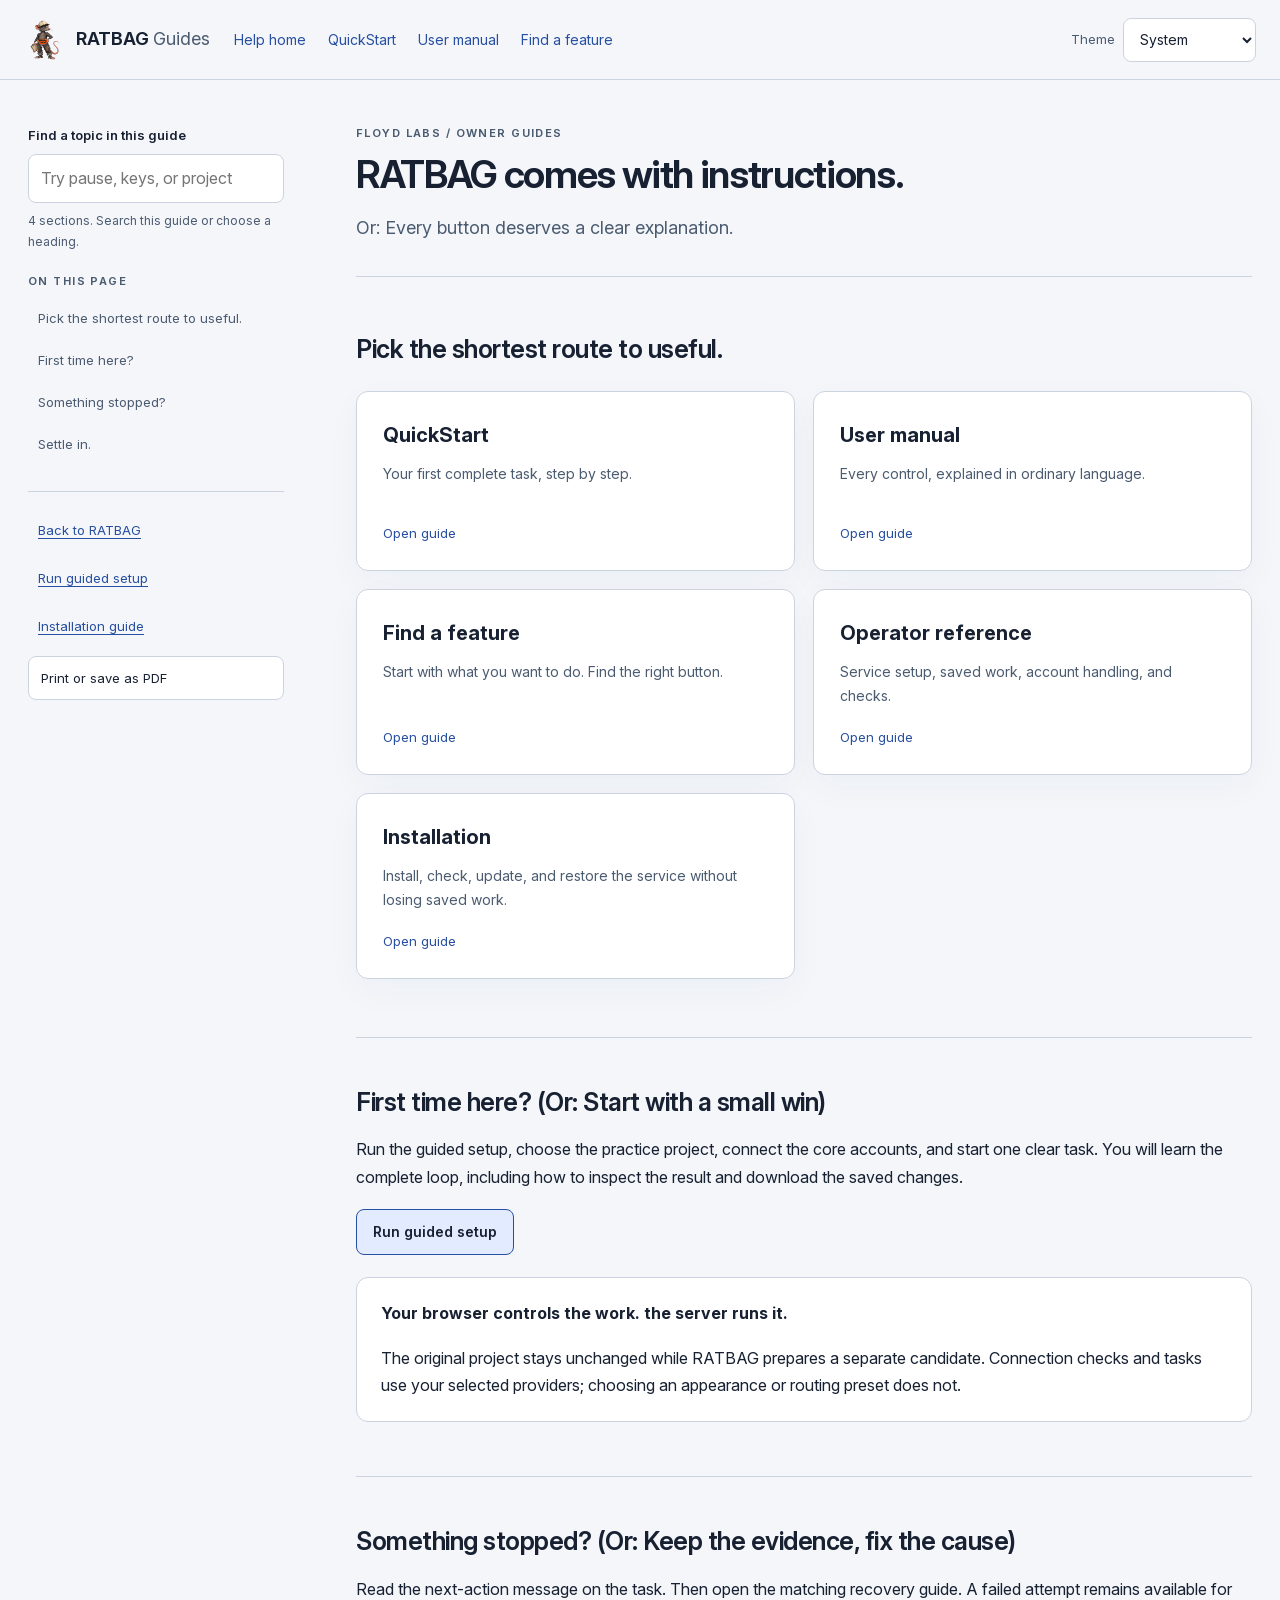
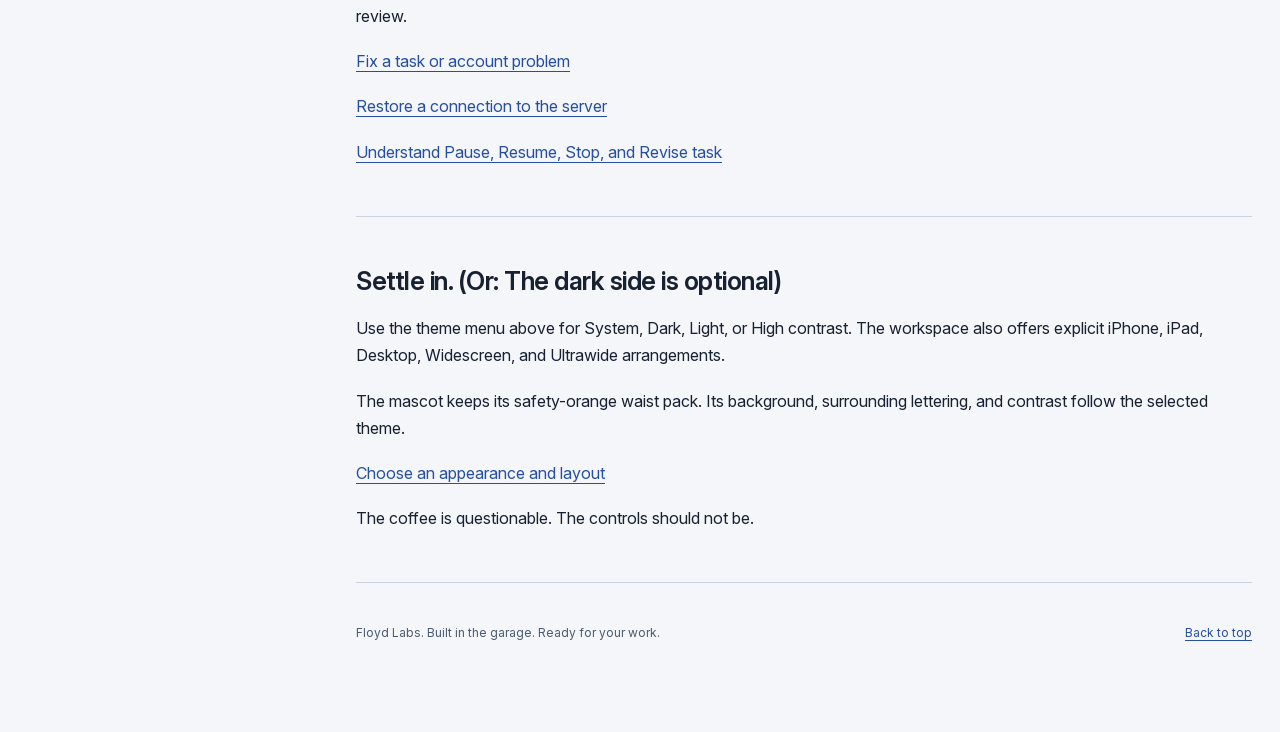
<file: web/help/index.html>
<!doctype html>
<html lang="en">
<head>
<meta charset="utf-8">
<meta name="viewport" content="width=device-width, initial-scale=1, viewport-fit=cover">
<meta name="color-scheme" content="dark light">
<meta name="description" content="Or: Every button deserves a clear explanation.">
<title>RATBAG comes with instructions. · Floyd Labs</title>
  <link rel="icon" href="../favicon.ico" sizes="any">
  <link rel="icon" type="image/svg+xml" href="../favicon.svg">
  <link rel="icon" type="image/png" sizes="32x32" href="../favicon-32x32.png">
  <link rel="icon" type="image/png" sizes="16x16" href="../favicon-16x16.png">
  <link rel="apple-touch-icon" sizes="180x180" href="../apple-touch-icon.png">
  <link rel="manifest" href="../manifest.webmanifest">
  <meta name="apple-mobile-web-app-capable" content="yes">
  <meta name="mobile-web-app-capable" content="yes">
  <meta name="apple-mobile-web-app-title" content="Ratbag">
<style>
@font-face{font-family:Inter;src:url('../assets/InterVariable.woff2') format('woff2');font-weight:100 900;font-style:normal;font-display:swap}
:root{color-scheme:light dark;--bg:#101318;--surface:#171c24;--raised:#1d2430;--text:#f4f6fa;--muted:#aeb8c7;--line:#343f50;--accent:#9db8ff;--accent-soft:#233756;--shadow:0 12px 36px #0002}
@media(prefers-color-scheme:light){:root:not([data-theme=dark]):not([data-theme=contrast]){color-scheme:light;--bg:#f4f6fa;--surface:#fff;--raised:#ecf0f6;--text:#172132;--muted:#4b5b70;--line:#cbd3df;--accent:#274fa1;--accent-soft:#e2ebff;--shadow:0 12px 36px #24365309}}
:root[data-theme=light]{color-scheme:light;--bg:#f4f6fa;--surface:#fff;--raised:#ecf0f6;--text:#172132;--muted:#4b5b70;--line:#cbd3df;--accent:#274fa1;--accent-soft:#e2ebff;--shadow:0 12px 36px #24365309}
:root[data-theme=dark]{color-scheme:dark}
:root[data-theme=contrast]{color-scheme:dark;--bg:#000;--surface:#080808;--raised:#151515;--text:#fff;--muted:#e1e6ee;--line:#9eabbd;--accent:#b8d2ff;--accent-soft:#14253f;--shadow:none}
*{box-sizing:border-box}html{scroll-padding-top:110px}body{margin:0;background:var(--bg);color:var(--text);font-family:Inter,-apple-system,BlinkMacSystemFont,"Segoe UI",sans-serif;font-size:16px;line-height:1.7;-webkit-text-size-adjust:100%}a{color:var(--accent);text-underline-offset:.22em;text-decoration-thickness:1px}a:hover{text-decoration-thickness:2px}button,input,select{font:inherit}button,select{min-height:44px}button,a,select,input{touch-action:manipulation}button{cursor:pointer}button,select,input{color:var(--text);background:var(--surface);border:1px solid var(--line);border-radius:8px}button,select{padding:8px 12px}button:hover{background:var(--raised)}:focus-visible{outline:3px solid var(--accent);outline-offset:4px;border-radius:4px}a:focus-visible{outline-offset:5px}.skip{position:fixed;left:16px;top:8px;z-index:9;transform:translateY(-200%);padding:10px 16px;background:var(--surface);border:1px solid var(--accent);border-radius:8px}.skip:focus{transform:none}[hidden]{display:none!important}
.topbar{position:sticky;top:0;z-index:3;display:flex;align-items:center;gap:24px;min-height:80px;padding:16px max(24px,env(safe-area-inset-left));border-bottom:1px solid var(--line);background:var(--bg)}.brand{display:flex;align-items:center;gap:10px;color:var(--text);font-size:18px;font-weight:650;text-decoration:none;white-space:nowrap}.brand img{width:42px;height:42px;flex:none;object-fit:contain;padding:0;border:0;border-radius:0;background:transparent;box-shadow:none}.brand span span{font-weight:400;color:var(--muted)}.topbar nav{display:flex;gap:22px;flex:1}.topbar nav a{font-size:14px;text-decoration:none;min-height:44px;display:flex;align-items:center}.theme-control{display:flex;align-items:center;gap:8px;font-size:13px;color:var(--muted)}.theme-control select{font-size:14px;min-width:112px}.back-link{white-space:nowrap}.layout{display:grid;grid-template-columns:264px minmax(0,900px);gap:64px;max-width:1312px;margin:auto;padding:44px 28px 88px}.sidebar{position:sticky;top:116px;align-self:start;max-height:calc(100dvh - 140px);overflow:auto;padding:0 8px 12px 0}.eyebrow{font-size:11px;letter-spacing:.13em;text-transform:uppercase;font-weight:650;color:var(--muted);margin:0 0 10px}.sidebar label{display:block;font-size:13px;font-weight:600;margin:0 0 8px}.search-row{position:relative}input[type=search]{width:100%;padding:10px 12px;min-height:46px;font-size:16px}#clear-search{margin-top:8px;width:100%;font-size:13px}.search-result{font-size:12px;color:var(--muted);min-height:22px;margin:8px 0 20px}.toc{display:flex;flex-direction:column;gap:2px;margin-bottom:24px}.toc a{display:block;border-radius:7px;padding:8px 10px;font-size:13px;color:var(--muted);line-height:1.5;text-decoration:none;min-height:40px}.toc a:hover,.toc a[aria-current=true]{background:var(--raised);color:var(--text)}.side-actions{border-top:1px solid var(--line);padding-top:20px;display:grid;gap:10px}.side-actions a{font-size:13px;display:block;padding:7px 10px;min-height:38px}.side-actions button{font-size:13px;text-align:left}.content{min-width:0}.hero{padding-bottom:34px;border-bottom:1px solid var(--line);margin-bottom:26px}.hero h1{font-size:clamp(30px,3vw,42px);line-height:1.13;letter-spacing:-.035em;margin:6px 0 18px;font-weight:650}.subtitle{font-size:18px;line-height:1.55;margin:0;color:var(--muted);max-width:660px}.doc-meta{margin-top:24px;font-size:12px;color:var(--muted)}.doc-meta summary{cursor:pointer;display:list-item;min-height:32px;padding:4px 0}.doc-meta p{margin:9px 0}.section{padding:12px 0 32px;border-bottom:1px solid var(--line);margin-bottom:18px;scroll-margin-top:112px;overflow-wrap:anywhere}.section:last-child{border-bottom:0}.section h2{font-size:25px;line-height:1.3;letter-spacing:-.02em;margin:18px 0 18px;font-weight:620}.section h3{font-size:18px;line-height:1.45;margin:28px 0 12px;font-weight:620}.section p{margin:0 0 18px}.section ol,.section ul{padding-left:25px;margin:0 0 22px}.section li{padding-left:4px;margin:0 0 10px}.section code{font-family:ui-monospace,SFMono-Regular,Consolas,monospace;font-size:.88em;border:1px solid var(--line);border-radius:5px;background:var(--raised);padding:1px 5px;overflow-wrap:anywhere}.section pre{padding:18px 20px;margin:20px 0 24px;border:1px solid var(--line);border-radius:10px;background:var(--raised);white-space:pre-wrap;overflow-wrap:anywhere;line-height:1.65}.section pre code{padding:0;border:0;font-size:13px;white-space:pre-wrap}.section blockquote{margin:20px 0 24px;padding:18px 22px;background:var(--raised);border-left:3px solid var(--accent);border-radius:0 10px 10px 0}.section blockquote p:last-child{margin:0}.table-scroll{overflow-x:auto;margin:22px 0 26px;border:1px solid var(--line);border-radius:10px;scrollbar-color:var(--line) var(--surface)}table{width:100%;border-collapse:collapse;font-size:14px;line-height:1.65}th{background:var(--raised);font-size:12px;font-weight:650;text-align:left;color:var(--muted)}td,th{padding:14px 16px;vertical-align:top;min-width:135px;border-bottom:1px solid var(--line)}td:first-child{font-weight:560}tr:last-child td{border-bottom:0}td code{font-size:12px}hr{border:0;border-top:1px solid var(--line);margin:30px 0}.doc-footer{margin-top:40px;color:var(--muted);font-size:12px;display:flex;justify-content:space-between;gap:20px}.home-grid{display:grid;grid-template-columns:1fr 1fr;gap:18px;margin:26px 0}.guide-card{display:flex;flex-direction:column;align-items:start;padding:26px;border:1px solid var(--line);border-radius:12px;background:var(--surface);box-shadow:var(--shadow);text-decoration:none;color:var(--text);min-height:180px;transition:border-color 160ms,transform 160ms}.guide-card:hover{border-color:var(--accent);transform:translateY(-2px)}.guide-card strong{font-size:20px;margin:0 0 10px}.guide-card p{font-size:14px;color:var(--muted);margin:0 0 18px}.guide-card .read{font-size:13px;color:var(--accent);margin-top:auto}.callout{padding:22px 24px;border:1px solid var(--line);border-radius:12px;background:var(--surface);margin:22px 0}.callout p:last-child{margin:0}.cta{display:inline-flex;align-items:center;justify-content:center;gap:9px;min-height:46px;padding:9px 16px;border:1px solid var(--accent);border-radius:8px;background:var(--accent-soft);font-size:14px;font-weight:600;text-decoration:none;color:var(--text)}.no-results{padding:24px;border:1px solid var(--line);border-radius:10px;background:var(--surface)}.no-results p{color:var(--muted);margin:4px 0 0}
@media(min-width:1800px){.layout{grid-template-columns:290px minmax(0,950px);max-width:1450px;gap:100px}.topbar{padding-left:max(32px,calc((100vw - 1394px)/2));padding-right:max(32px,calc((100vw - 1394px)/2))}}
@media(max-width:1000px){.layout{grid-template-columns:210px minmax(0,1fr);gap:32px;padding:32px 24px}.topbar{gap:16px}.topbar nav{gap:16px}.topbar nav .optional-nav{display:none}.section h2{font-size:23px}.sidebar{top:110px}.home-grid{grid-template-columns:1fr}}
@media(max-width:720px){.topbar{min-height:72px;padding:12px max(16px,env(safe-area-inset-left));gap:12px;flex-wrap:wrap}.brand{font-size:17px;flex:1}.topbar nav{order:3;flex-basis:100%;gap:22px;overflow:auto}.topbar nav a{font-size:13px;min-height:32px}.theme-control>span{position:absolute;width:1px;height:1px;clip-path:inset(50%);overflow:hidden}.theme-control select{font-size:13px;min-width:112px;min-height:42px}.layout{display:block;padding:26px max(18px,env(safe-area-inset-left)) 56px}.sidebar{position:relative;top:auto;max-height:none;padding:0;margin-bottom:30px}.toc{display:grid;grid-template-columns:1fr 1fr;gap:3px;max-height:210px;overflow:auto;padding-bottom:8px}.toc a{font-size:12px;border:1px solid var(--line);min-height:44px}.side-actions{display:flex;flex-wrap:wrap;align-items:center;gap:10px;padding-top:14px}.side-actions a,.side-actions button{font-size:12px;min-height:42px}.search-result{margin:8px 0 12px}.hero{padding-bottom:24px}.hero h1{font-size:31px}.subtitle{font-size:17px}.section{scroll-margin-top:142px;padding-bottom:24px}.section h2{font-size:23px}.section p,.section li{font-size:16px}.section blockquote{padding:16px}.table-scroll{margin:18px 0 22px}table{font-size:13px}td,th{padding:12px;min-width:128px}.doc-footer{display:block}.home-grid{grid-template-columns:1fr}.guide-card{min-height:0;padding:22px}.guide-card .read{margin-top:0}}
@media(prefers-reduced-motion:reduce){*,*::before,*::after{scroll-behavior:auto!important;transition:none!important}}
@media print{:root{--bg:#fff;--surface:#fff;--raised:#f1f2f4;--text:#000;--muted:#333;--line:#aaa;--accent:#123d81;--shadow:none}.topbar,.sidebar,.skip,.theme-control,.doc-meta,.doc-footer,.no-results{display:none!important}.layout{display:block;max-width:none;padding:0}.hero h1{font-size:26pt}.subtitle{font-size:12pt}.hero{margin-bottom:18pt}.section{display:block!important;border:0;break-inside:auto;margin:0;padding:0 0 12pt}.section h2{font-size:17pt;break-after:avoid}.section h3{break-after:avoid}.section p,.section li,table{font-size:10pt}.table-scroll{overflow:visible;border-radius:0}tr{break-inside:avoid}a{color:#000;text-decoration:underline}pre,blockquote{break-inside:avoid}.home-grid{display:block}.guide-card{break-inside:avoid;margin-bottom:12pt}}

.screen-capture{margin:16px 0 28px}.screen-capture img{display:block;max-width:100%;height:auto;border:1px solid var(--line);border-radius:9px}
</style>
<script src="help.js" defer></script>
</head>
<body>
<a class="skip" href="#guide-content">Skip to guide</a>
<header class="topbar"><a class="brand" href="index.html" aria-label="RATBAG help home"><img src="../assets/ratbag-mascot.png" alt="" width="42" height="42" decoding="async"><span>RATBAG <span>Guides</span></span></a><nav aria-label="Help pages"><a href="index.html" aria-current="page">Help home</a><a href="quickstart.html">QuickStart</a><a href="manual.html">User manual</a><a href="features.html" class="optional-nav">Find a feature</a></nav><label class="theme-control"><span>Theme</span><select id="help-theme"><option value="system">System</option><option value="dark">Dark</option><option value="light">Light</option><option value="contrast">High contrast</option></select></label></header>
<div class="layout"><aside class="sidebar" aria-label="Guide contents"><div id="search-controls" hidden><label for="help-search">Find a topic in this guide</label><div class="search-row"><input id="help-search" type="search" placeholder="Try pause, keys, or project" autocomplete="off" aria-controls="guide-content"></div><button id="clear-search" type="button" hidden>Clear search</button><p class="search-result" id="search-result" aria-live="polite"></p></div><p class="eyebrow">On this page</p><nav class="toc" aria-label="Sections"><a href="#choose-guide" data-section-link="choose-guide">Pick the shortest route to useful.</a>
<a href="#first-run" data-section-link="first-run">First time here?</a>
<a href="#need-help" data-section-link="need-help">Something stopped?</a>
<a href="#appearance" data-section-link="appearance">Settle in.</a></nav><div class="side-actions"><a class="back-link" href="../">Back to RATBAG</a><a href="../#setup">Run guided setup</a><a href="../../README.md#install">Installation guide</a><button id="print-guide" type="button" hidden>Print or save as PDF</button></div></aside><main class="content" id="guide-content" tabindex="-1"><div class="hero"><p class="eyebrow">Floyd Labs / Owner guides</p><h1>RATBAG comes with instructions.</h1><p class="subtitle">Or: Every button deserves a clear explanation.</p></div><div class="no-results" id="no-results" role="status" hidden><strong>No matching section.</strong><p>Try a shorter word, or clear the search to show the full guide.</p></div><section class="section" data-help-section id="choose-guide"><h2>Pick the shortest route to useful.</h2><div class="home-grid"><a class="guide-card" href="quickstart.html"><strong>QuickStart</strong><p>Your first complete task, step by step.</p><span class="read">Open guide</span></a><a class="guide-card" href="manual.html"><strong>User manual</strong><p>Every control, explained in ordinary language.</p><span class="read">Open guide</span></a><a class="guide-card" href="features.html"><strong>Find a feature</strong><p>Start with what you want to do. Find the right button.</p><span class="read">Open guide</span></a><a class="guide-card" href="operator.html"><strong>Operator reference</strong><p>Service setup, saved work, account handling, and checks.</p><span class="read">Open guide</span></a><a class="guide-card" href="../../README.md#install"><strong>Installation</strong><p>Install, check, update, and restore the service without losing saved work.</p><span class="read">Open guide</span></a></div></section>
<section class="section" data-help-section id="first-run"><h2>First time here? (Or: Start with a small win)</h2><p>Run the guided setup, choose the practice project, connect the core accounts, and start one clear task. You will learn the complete loop, including how to inspect the result and download the saved changes.</p><a class="cta" href="../#setup">Run guided setup</a><div class="callout"><p><strong>Your browser controls the work. the server runs it.</strong></p><p>The original project stays unchanged while RATBAG prepares a separate candidate. Connection checks and tasks use your selected providers; choosing an appearance or routing preset does not.</p></div></section>
<section class="section" data-help-section id="need-help"><h2>Something stopped? (Or: Keep the evidence, fix the cause)</h2><p>Read the next-action message on the task. Then open the matching recovery guide. A failed attempt remains available for review.</p><p><a href="manual.html#recovery">Fix a task or account problem</a></p><p><a href="manual.html#connection-recovery">Restore a connection to the server</a></p><p><a href="manual.html#states">Understand Pause, Resume, Stop, and Revise task</a></p></section>
<section class="section" data-help-section id="appearance"><h2>Settle in. (Or: The dark side is optional)</h2><p>Use the theme menu above for System, Dark, Light, or High contrast. The workspace also offers explicit iPhone, iPad, Desktop, Widescreen, and Ultrawide arrangements.</p><p>The mascot keeps its safety-orange waist pack. Its background, surrounding lettering, and contrast follow the selected theme.</p><p><a href="manual.html#appearance">Choose an appearance and layout</a></p><p>The coffee is questionable. The controls should not be.</p></section><footer class="doc-footer"><span>Floyd Labs. Built in the garage. Ready for your work.</span><a href="#guide-content">Back to top</a></footer></main></div>
</body>
</html>
</file>
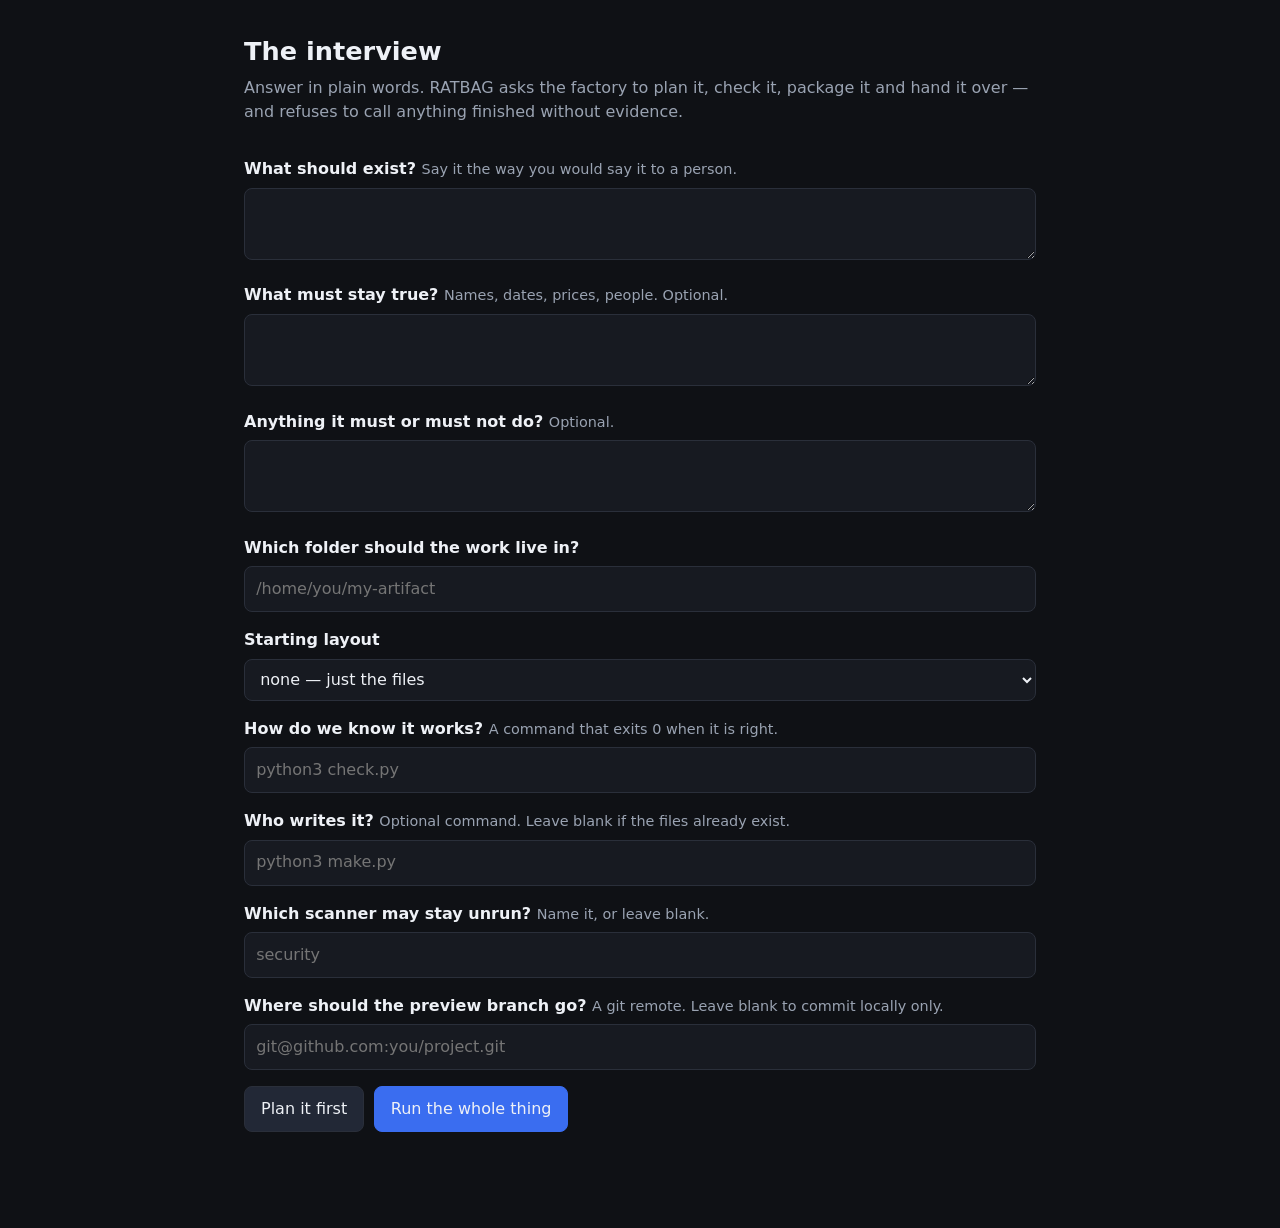
<file: web/interview.html>
<!doctype html>
<html lang="en">
<head>
<meta charset="utf-8">
<meta name="viewport" content="width=device-width, initial-scale=1">
<title>Ratbag · Interview</title>
  <link rel="icon" href="favicon.ico" sizes="any">
  <link rel="icon" type="image/svg+xml" href="favicon.svg">
  <link rel="icon" type="image/png" sizes="32x32" href="favicon-32x32.png">
  <link rel="icon" type="image/png" sizes="16x16" href="favicon-16x16.png">
  <link rel="apple-touch-icon" sizes="180x180" href="apple-touch-icon.png">
  <link rel="manifest" href="manifest.webmanifest">
  <meta name="apple-mobile-web-app-capable" content="yes">
  <meta name="mobile-web-app-capable" content="yes">
  <meta name="apple-mobile-web-app-title" content="Ratbag">
<style>
  :root { color-scheme: dark; --ink:#eef1f6; --dim:#9aa3b2; --bg:#0f1115; --card:#171a21; --line:#2a2f3a; --ok:#58c07a; --bad:#e06c6c; }
  * { box-sizing: border-box; }
  body { margin:0; font-family: system-ui, sans-serif; background:var(--bg); color:var(--ink); line-height:1.55; }
  main { max-width: 52rem; margin: 0 auto; padding: 2rem 1.25rem 4rem; }
  h1 { margin:0 0 .25rem; font-size:1.6rem; }
  .lede { color:var(--dim); margin-top:0; }
  form { display:grid; gap:1rem; margin:2rem 0; }
  label { display:block; font-weight:600; margin-bottom:.35rem; }
  .hint { color:var(--dim); font-weight:400; font-size:.9rem; }
  input, textarea, select { width:100%; padding:.6rem .7rem; background:var(--card); color:var(--ink);
    border:1px solid var(--line); border-radius:.5rem; font:inherit; }
  textarea { min-height:4.5rem; resize:vertical; }
  .row { display:flex; gap:.6rem; flex-wrap:wrap; }
  button { padding:.6rem 1rem; border-radius:.5rem; border:1px solid var(--line); background:#222836;
    color:var(--ink); font:inherit; cursor:pointer; }
  button.primary { background:#3a6df0; border-color:#3a6df0; }
  button:disabled { opacity:.5; cursor:not-allowed; }
  section { border:1px solid var(--line); border-radius:.75rem; padding:1rem 1.1rem; margin-top:1.25rem; background:var(--card); }
  section h2 { margin:0 0 .5rem; font-size:1rem; }
  ol.steps { list-style:none; padding:0; margin:0; display:grid; gap:.35rem; }
  ol.steps li { display:grid; grid-template-columns:4.5rem 1fr; gap:.6rem; font-size:.95rem; }
  .mark { font-variant:all-small-caps; letter-spacing:.03em; }
  .ok { color:var(--ok); } .failed { color:var(--bad); } .skipped { color:var(--dim); }
  pre { white-space:pre-wrap; word-break:break-word; background:#0b0d11; border:1px solid var(--line);
    border-radius:.5rem; padding:.75rem; max-height:22rem; overflow:auto; font-size:.85rem; }
  .error { border-color:var(--bad); }
  a { color:#8fb4ff; }
</style>
</head>
<body>
<main>
  <h1>The interview</h1>
  <p class="lede">Answer in plain words. RATBAG asks the factory to plan it, check it, package it and hand it over — and refuses to call anything finished without evidence.</p>

  <form id="interview">
    <div>
      <label for="goal">What should exist? <span class="hint">Say it the way you would say it to a person.</span></label>
      <textarea id="goal" name="goal" required></textarea>
    </div>
    <div>
      <label for="context">What must stay true? <span class="hint">Names, dates, prices, people. Optional.</span></label>
      <textarea id="context" name="context"></textarea>
    </div>
    <div>
      <label for="constraints">Anything it must or must not do? <span class="hint">Optional.</span></label>
      <textarea id="constraints" name="constraints"></textarea>
    </div>
    <div>
      <label for="workspace">Which folder should the work live in?</label>
      <input id="workspace" name="workspace" required placeholder="/home/you/my-artifact">
    </div>
    <div>
      <label for="stack">Starting layout</label>
      <select id="stack" name="stack">
        <option value="none">none — just the files</option>
        <option value="nextjs-fastapi">Next.js + FastAPI</option>
        <option value="flask-sqlalchemy">Flask + SQLAlchemy</option>
        <option value="express-prisma">Express + Prisma</option>
      </select>
    </div>
    <div>
      <label for="check">How do we know it works? <span class="hint">A command that exits 0 when it is right.</span></label>
      <input id="check" name="check" required placeholder="python3 check.py">
    </div>
    <div>
      <label for="builder">Who writes it? <span class="hint">Optional command. Leave blank if the files already exist.</span></label>
      <input id="builder" name="builder" placeholder="python3 make.py">
    </div>
    <div>
      <label for="risks">Which scanner may stay unrun? <span class="hint">Name it, or leave blank.</span></label>
      <input id="risks" name="risks" placeholder="security">
    </div>
    <div>
      <label for="remote">Where should the preview branch go? <span class="hint">A git remote. Leave blank to commit locally only.</span></label>
      <input id="remote" name="remote" placeholder="git@github.com:you/project.git">
    </div>
    <div class="row">
      <button type="button" id="plan">Plan it first</button>
      <button type="submit" class="primary" id="run">Run the whole thing</button>
    </div>
  </form>

  <section id="status-section" hidden>
    <h2>Status</h2>
    <div id="status"></div>
  </section>

  <section id="plan-section" hidden>
    <h2>The plan</h2>
    <div id="plan-summary"></div>
    <pre id="plan-detail"></pre>
  </section>

  <section id="steps-section" hidden>
    <h2>What happened</h2>
    <ol class="steps" id="steps"></ol>
  </section>

  <section id="result-section" hidden>
    <h2>The result</h2>
    <pre id="result"></pre>
  </section>
</main>
<script>
const $ = (id) => document.getElementById(id);
const fields = ["goal","context","constraints","workspace","stack","check","builder","risks","remote"];

function answers() {
  const out = {};
  for (const key of fields) out[key] = ($(key).value || "").trim();
  return out;
}
function say(text, isError) {
  $("status-section").hidden = false;
  $("status").textContent = text;
  $("status-section").classList.toggle("error", Boolean(isError));
}
function renderSteps(steps) {
  const list = $("steps");
  list.replaceChildren();
  for (const step of steps || []) {
    const li = document.createElement("li");
    const mark = document.createElement("span");
    mark.className = "mark " + (step.status || "");
    mark.textContent = step.status || "";
    const body = document.createElement("span");
    body.textContent = `${step.name}: ${step.detail || ""}`;
    li.append(mark, body);
    list.append(li);
  }
  $("steps-section").hidden = !(steps && steps.length);
}
async function post(path, payload) {
  const response = await fetch(path, {
    method: "POST",
    headers: { "Content-Type": "application/json" },
    body: JSON.stringify(payload),
  });
  const data = await response.json().catch(() => ({ error: "the server did not answer with JSON" }));
  if (!response.ok) throw new Error(data.error || `request failed (${response.status})`);
  return data;
}

$("plan").addEventListener("click", async () => {
  $("plan").disabled = true;
  say("Asking the factory for a plan…");
  try {
    const data = await post("/api/interview/plan", answers());
    const packet = data.plan.approval_packet || {};
    $("plan-section").hidden = false;
    $("plan-summary").textContent = packet.plain_language_summary || "No summary came back.";
    $("plan-detail").textContent = data.plan.specification_preview || "";
    say(`Planned. Session ${data.session_id}.`);
  } catch (error) {
    say(error.message, true);
  } finally {
    $("plan").disabled = false;
  }
});

$("interview").addEventListener("submit", async (event) => {
  event.preventDefault();
  $("run").disabled = true;
  $("result-section").hidden = true;
  say("Running: plan, approve, build, check, manifest, validate, package, deploy, verify, hand over…");
  try {
    const data = await post("/api/interview/run", answers());
    renderSteps(data.steps);
    $("result-section").hidden = false;
    $("result").textContent = JSON.stringify({
      status: data.result.status,
      session_id: data.result.session_id,
      artifact: data.result.artifact?.artifact_path,
      deployed: data.result.deployment?.deployed_url,
      deliverable: data.result.deliverable?.manifest,
    }, null, 2);
    say("Delivered. The manifest lists what was checked.");
  } catch (error) {
    renderSteps(error.steps || []);
    say(error.message, true);
  } finally {
    $("run").disabled = false;
  }
});
</script>
</body>
</html>
</file>
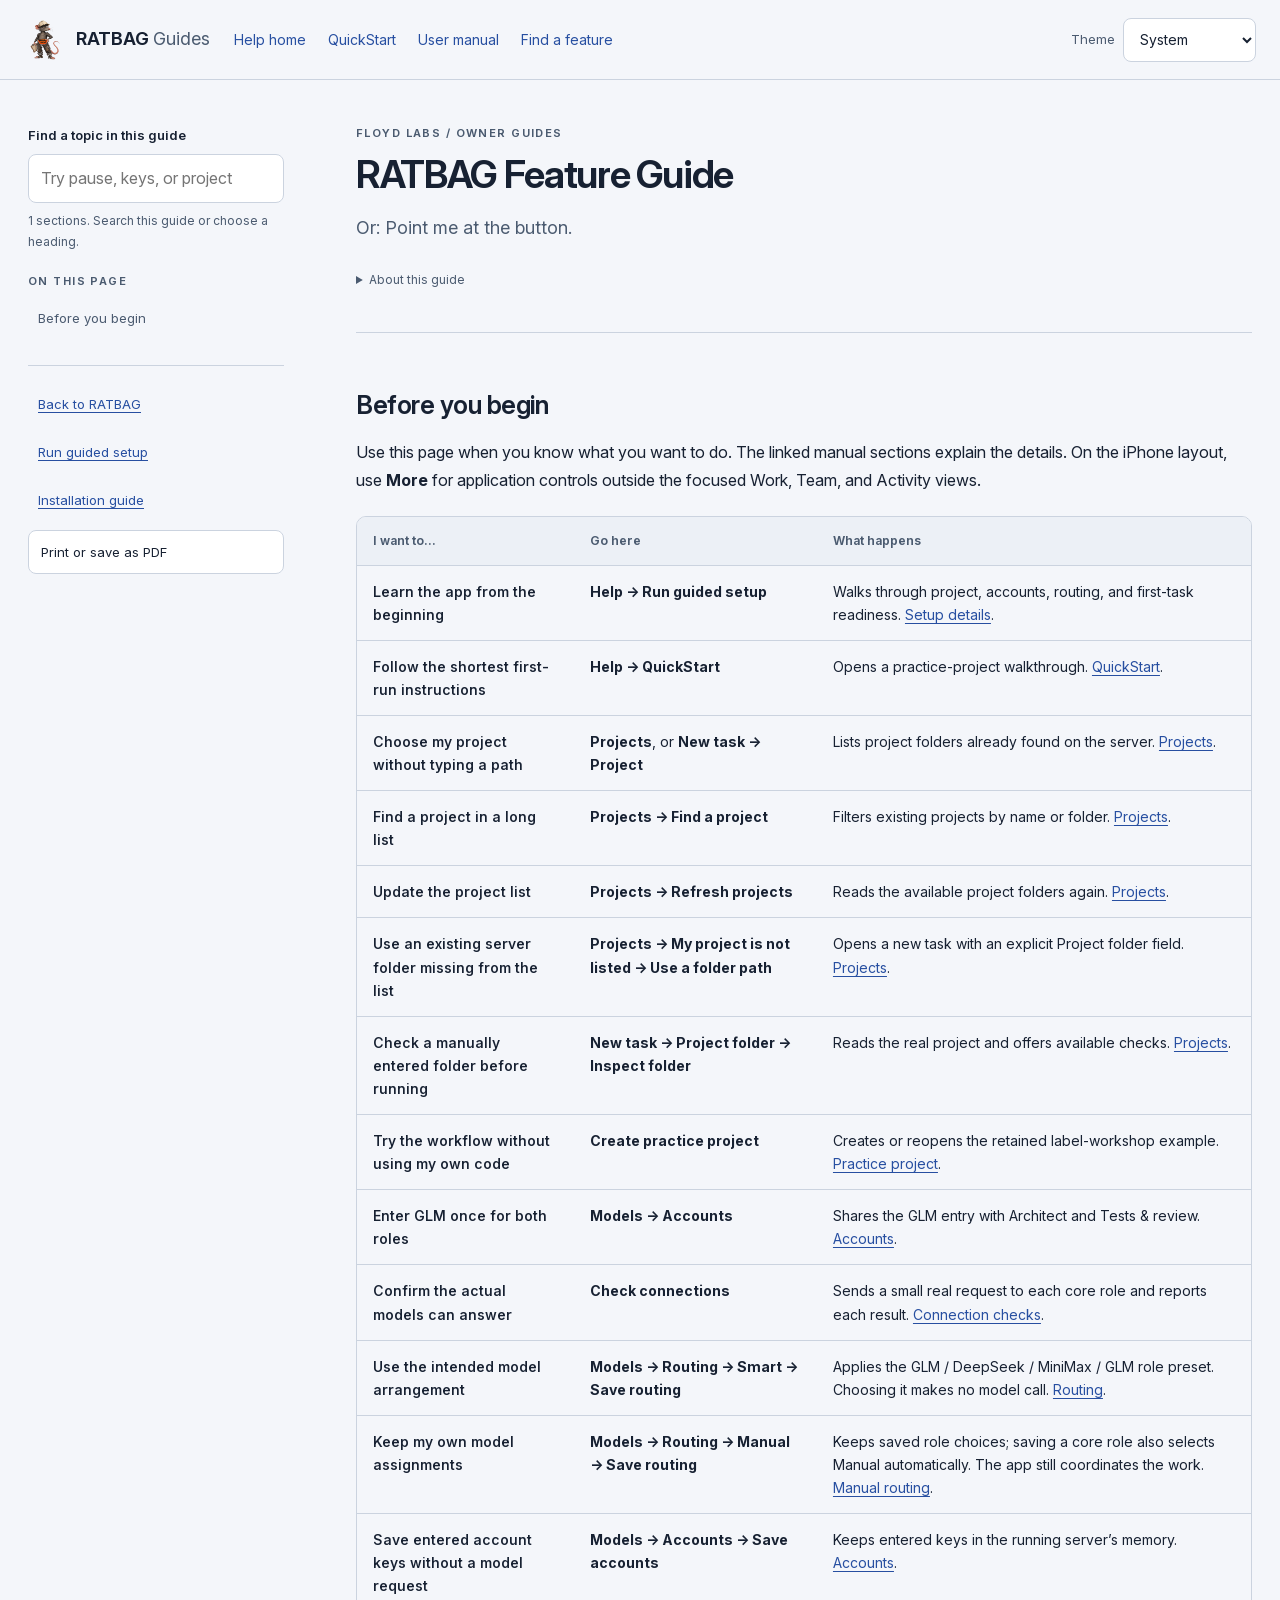
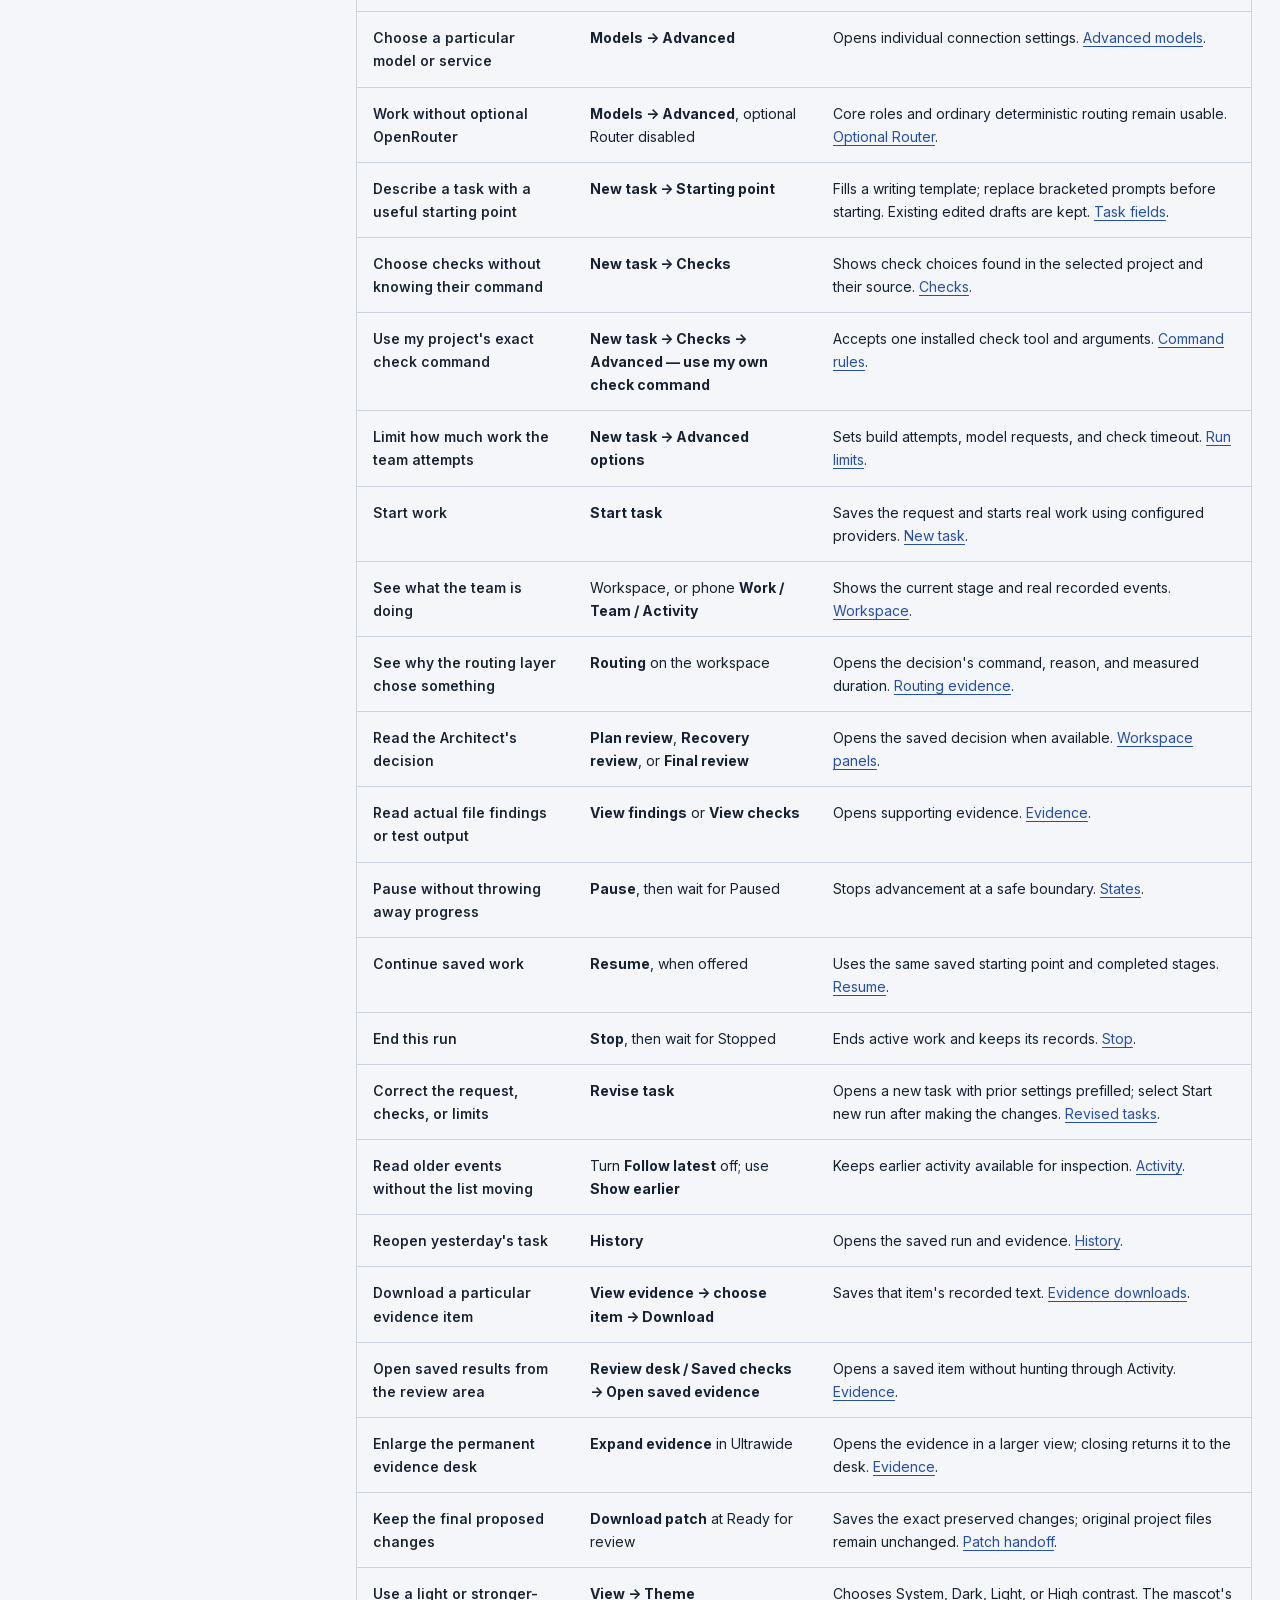
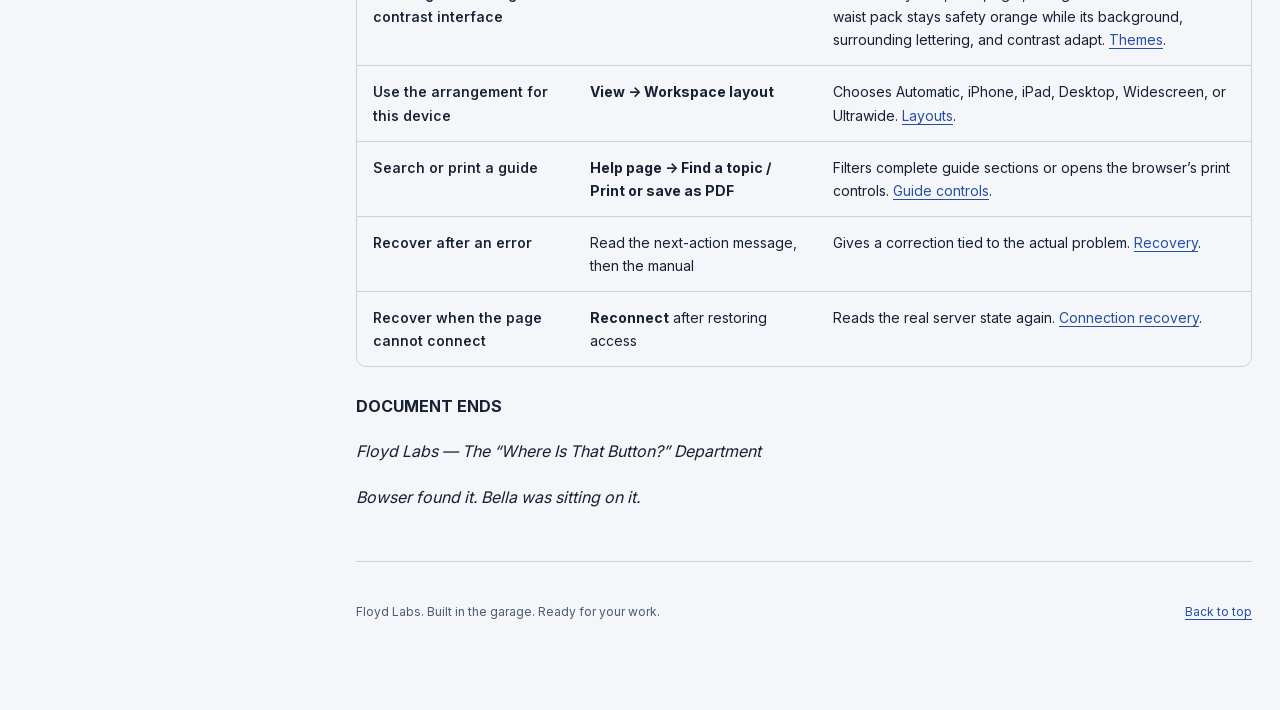
<file: web/help/features.html>
<!doctype html>
<html lang="en">
<head>
<meta charset="utf-8">
<meta name="viewport" content="width=device-width, initial-scale=1, viewport-fit=cover">
<meta name="color-scheme" content="dark light">
<meta name="description" content="Or: Point me at the button.">
<title>RATBAG Feature Guide · Floyd Labs</title>
  <link rel="icon" href="../favicon.ico" sizes="any">
  <link rel="icon" type="image/svg+xml" href="../favicon.svg">
  <link rel="icon" type="image/png" sizes="32x32" href="../favicon-32x32.png">
  <link rel="icon" type="image/png" sizes="16x16" href="../favicon-16x16.png">
  <link rel="apple-touch-icon" sizes="180x180" href="../apple-touch-icon.png">
  <link rel="manifest" href="../manifest.webmanifest">
  <meta name="apple-mobile-web-app-capable" content="yes">
  <meta name="mobile-web-app-capable" content="yes">
  <meta name="apple-mobile-web-app-title" content="Ratbag">
<style>
@font-face{font-family:Inter;src:url('../assets/InterVariable.woff2') format('woff2');font-weight:100 900;font-style:normal;font-display:swap}
:root{color-scheme:light dark;--bg:#101318;--surface:#171c24;--raised:#1d2430;--text:#f4f6fa;--muted:#aeb8c7;--line:#343f50;--accent:#9db8ff;--accent-soft:#233756;--shadow:0 12px 36px #0002}
@media(prefers-color-scheme:light){:root:not([data-theme=dark]):not([data-theme=contrast]){color-scheme:light;--bg:#f4f6fa;--surface:#fff;--raised:#ecf0f6;--text:#172132;--muted:#4b5b70;--line:#cbd3df;--accent:#274fa1;--accent-soft:#e2ebff;--shadow:0 12px 36px #24365309}}
:root[data-theme=light]{color-scheme:light;--bg:#f4f6fa;--surface:#fff;--raised:#ecf0f6;--text:#172132;--muted:#4b5b70;--line:#cbd3df;--accent:#274fa1;--accent-soft:#e2ebff;--shadow:0 12px 36px #24365309}
:root[data-theme=dark]{color-scheme:dark}
:root[data-theme=contrast]{color-scheme:dark;--bg:#000;--surface:#080808;--raised:#151515;--text:#fff;--muted:#e1e6ee;--line:#9eabbd;--accent:#b8d2ff;--accent-soft:#14253f;--shadow:none}
*{box-sizing:border-box}html{scroll-padding-top:110px}body{margin:0;background:var(--bg);color:var(--text);font-family:Inter,-apple-system,BlinkMacSystemFont,"Segoe UI",sans-serif;font-size:16px;line-height:1.7;-webkit-text-size-adjust:100%}a{color:var(--accent);text-underline-offset:.22em;text-decoration-thickness:1px}a:hover{text-decoration-thickness:2px}button,input,select{font:inherit}button,select{min-height:44px}button,a,select,input{touch-action:manipulation}button{cursor:pointer}button,select,input{color:var(--text);background:var(--surface);border:1px solid var(--line);border-radius:8px}button,select{padding:8px 12px}button:hover{background:var(--raised)}:focus-visible{outline:3px solid var(--accent);outline-offset:4px;border-radius:4px}a:focus-visible{outline-offset:5px}.skip{position:fixed;left:16px;top:8px;z-index:9;transform:translateY(-200%);padding:10px 16px;background:var(--surface);border:1px solid var(--accent);border-radius:8px}.skip:focus{transform:none}[hidden]{display:none!important}
.topbar{position:sticky;top:0;z-index:3;display:flex;align-items:center;gap:24px;min-height:80px;padding:16px max(24px,env(safe-area-inset-left));border-bottom:1px solid var(--line);background:var(--bg)}.brand{display:flex;align-items:center;gap:10px;color:var(--text);font-size:18px;font-weight:650;text-decoration:none;white-space:nowrap}.brand img{width:42px;height:42px;flex:none;object-fit:contain;padding:0;border:0;border-radius:0;background:transparent;box-shadow:none}.brand span span{font-weight:400;color:var(--muted)}.topbar nav{display:flex;gap:22px;flex:1}.topbar nav a{font-size:14px;text-decoration:none;min-height:44px;display:flex;align-items:center}.theme-control{display:flex;align-items:center;gap:8px;font-size:13px;color:var(--muted)}.theme-control select{font-size:14px;min-width:112px}.back-link{white-space:nowrap}.layout{display:grid;grid-template-columns:264px minmax(0,900px);gap:64px;max-width:1312px;margin:auto;padding:44px 28px 88px}.sidebar{position:sticky;top:116px;align-self:start;max-height:calc(100dvh - 140px);overflow:auto;padding:0 8px 12px 0}.eyebrow{font-size:11px;letter-spacing:.13em;text-transform:uppercase;font-weight:650;color:var(--muted);margin:0 0 10px}.sidebar label{display:block;font-size:13px;font-weight:600;margin:0 0 8px}.search-row{position:relative}input[type=search]{width:100%;padding:10px 12px;min-height:46px;font-size:16px}#clear-search{margin-top:8px;width:100%;font-size:13px}.search-result{font-size:12px;color:var(--muted);min-height:22px;margin:8px 0 20px}.toc{display:flex;flex-direction:column;gap:2px;margin-bottom:24px}.toc a{display:block;border-radius:7px;padding:8px 10px;font-size:13px;color:var(--muted);line-height:1.5;text-decoration:none;min-height:40px}.toc a:hover,.toc a[aria-current=true]{background:var(--raised);color:var(--text)}.side-actions{border-top:1px solid var(--line);padding-top:20px;display:grid;gap:10px}.side-actions a{font-size:13px;display:block;padding:7px 10px;min-height:38px}.side-actions button{font-size:13px;text-align:left}.content{min-width:0}.hero{padding-bottom:34px;border-bottom:1px solid var(--line);margin-bottom:26px}.hero h1{font-size:clamp(30px,3vw,42px);line-height:1.13;letter-spacing:-.035em;margin:6px 0 18px;font-weight:650}.subtitle{font-size:18px;line-height:1.55;margin:0;color:var(--muted);max-width:660px}.doc-meta{margin-top:24px;font-size:12px;color:var(--muted)}.doc-meta summary{cursor:pointer;display:list-item;min-height:32px;padding:4px 0}.doc-meta p{margin:9px 0}.section{padding:12px 0 32px;border-bottom:1px solid var(--line);margin-bottom:18px;scroll-margin-top:112px;overflow-wrap:anywhere}.section:last-child{border-bottom:0}.section h2{font-size:25px;line-height:1.3;letter-spacing:-.02em;margin:18px 0 18px;font-weight:620}.section h3{font-size:18px;line-height:1.45;margin:28px 0 12px;font-weight:620}.section p{margin:0 0 18px}.section ol,.section ul{padding-left:25px;margin:0 0 22px}.section li{padding-left:4px;margin:0 0 10px}.section code{font-family:ui-monospace,SFMono-Regular,Consolas,monospace;font-size:.88em;border:1px solid var(--line);border-radius:5px;background:var(--raised);padding:1px 5px;overflow-wrap:anywhere}.section pre{padding:18px 20px;margin:20px 0 24px;border:1px solid var(--line);border-radius:10px;background:var(--raised);white-space:pre-wrap;overflow-wrap:anywhere;line-height:1.65}.section pre code{padding:0;border:0;font-size:13px;white-space:pre-wrap}.section blockquote{margin:20px 0 24px;padding:18px 22px;background:var(--raised);border-left:3px solid var(--accent);border-radius:0 10px 10px 0}.section blockquote p:last-child{margin:0}.table-scroll{overflow-x:auto;margin:22px 0 26px;border:1px solid var(--line);border-radius:10px;scrollbar-color:var(--line) var(--surface)}table{width:100%;border-collapse:collapse;font-size:14px;line-height:1.65}th{background:var(--raised);font-size:12px;font-weight:650;text-align:left;color:var(--muted)}td,th{padding:14px 16px;vertical-align:top;min-width:135px;border-bottom:1px solid var(--line)}td:first-child{font-weight:560}tr:last-child td{border-bottom:0}td code{font-size:12px}hr{border:0;border-top:1px solid var(--line);margin:30px 0}.doc-footer{margin-top:40px;color:var(--muted);font-size:12px;display:flex;justify-content:space-between;gap:20px}.home-grid{display:grid;grid-template-columns:1fr 1fr;gap:18px;margin:26px 0}.guide-card{display:flex;flex-direction:column;align-items:start;padding:26px;border:1px solid var(--line);border-radius:12px;background:var(--surface);box-shadow:var(--shadow);text-decoration:none;color:var(--text);min-height:180px;transition:border-color 160ms,transform 160ms}.guide-card:hover{border-color:var(--accent);transform:translateY(-2px)}.guide-card strong{font-size:20px;margin:0 0 10px}.guide-card p{font-size:14px;color:var(--muted);margin:0 0 18px}.guide-card .read{font-size:13px;color:var(--accent);margin-top:auto}.callout{padding:22px 24px;border:1px solid var(--line);border-radius:12px;background:var(--surface);margin:22px 0}.callout p:last-child{margin:0}.cta{display:inline-flex;align-items:center;justify-content:center;gap:9px;min-height:46px;padding:9px 16px;border:1px solid var(--accent);border-radius:8px;background:var(--accent-soft);font-size:14px;font-weight:600;text-decoration:none;color:var(--text)}.no-results{padding:24px;border:1px solid var(--line);border-radius:10px;background:var(--surface)}.no-results p{color:var(--muted);margin:4px 0 0}
@media(min-width:1800px){.layout{grid-template-columns:290px minmax(0,950px);max-width:1450px;gap:100px}.topbar{padding-left:max(32px,calc((100vw - 1394px)/2));padding-right:max(32px,calc((100vw - 1394px)/2))}}
@media(max-width:1000px){.layout{grid-template-columns:210px minmax(0,1fr);gap:32px;padding:32px 24px}.topbar{gap:16px}.topbar nav{gap:16px}.topbar nav .optional-nav{display:none}.section h2{font-size:23px}.sidebar{top:110px}.home-grid{grid-template-columns:1fr}}
@media(max-width:720px){.topbar{min-height:72px;padding:12px max(16px,env(safe-area-inset-left));gap:12px;flex-wrap:wrap}.brand{font-size:17px;flex:1}.topbar nav{order:3;flex-basis:100%;gap:22px;overflow:auto}.topbar nav a{font-size:13px;min-height:32px}.theme-control>span{position:absolute;width:1px;height:1px;clip-path:inset(50%);overflow:hidden}.theme-control select{font-size:13px;min-width:112px;min-height:42px}.layout{display:block;padding:26px max(18px,env(safe-area-inset-left)) 56px}.sidebar{position:relative;top:auto;max-height:none;padding:0;margin-bottom:30px}.toc{display:grid;grid-template-columns:1fr 1fr;gap:3px;max-height:210px;overflow:auto;padding-bottom:8px}.toc a{font-size:12px;border:1px solid var(--line);min-height:44px}.side-actions{display:flex;flex-wrap:wrap;align-items:center;gap:10px;padding-top:14px}.side-actions a,.side-actions button{font-size:12px;min-height:42px}.search-result{margin:8px 0 12px}.hero{padding-bottom:24px}.hero h1{font-size:31px}.subtitle{font-size:17px}.section{scroll-margin-top:142px;padding-bottom:24px}.section h2{font-size:23px}.section p,.section li{font-size:16px}.section blockquote{padding:16px}.table-scroll{margin:18px 0 22px}table{font-size:13px}td,th{padding:12px;min-width:128px}.doc-footer{display:block}.home-grid{grid-template-columns:1fr}.guide-card{min-height:0;padding:22px}.guide-card .read{margin-top:0}}
@media(prefers-reduced-motion:reduce){*,*::before,*::after{scroll-behavior:auto!important;transition:none!important}}
@media print{:root{--bg:#fff;--surface:#fff;--raised:#f1f2f4;--text:#000;--muted:#333;--line:#aaa;--accent:#123d81;--shadow:none}.topbar,.sidebar,.skip,.theme-control,.doc-meta,.doc-footer,.no-results{display:none!important}.layout{display:block;max-width:none;padding:0}.hero h1{font-size:26pt}.subtitle{font-size:12pt}.hero{margin-bottom:18pt}.section{display:block!important;border:0;break-inside:auto;margin:0;padding:0 0 12pt}.section h2{font-size:17pt;break-after:avoid}.section h3{break-after:avoid}.section p,.section li,table{font-size:10pt}.table-scroll{overflow:visible;border-radius:0}tr{break-inside:avoid}a{color:#000;text-decoration:underline}pre,blockquote{break-inside:avoid}.home-grid{display:block}.guide-card{break-inside:avoid;margin-bottom:12pt}}

.screen-capture{margin:16px 0 28px}.screen-capture img{display:block;max-width:100%;height:auto;border:1px solid var(--line);border-radius:9px}
</style>
<script src="help.js" defer></script>
</head>
<body>
<a class="skip" href="#guide-content">Skip to guide</a>
<header class="topbar"><a class="brand" href="index.html" aria-label="RATBAG help home"><img src="../assets/ratbag-mascot.png" alt="" width="42" height="42" decoding="async"><span>RATBAG <span>Guides</span></span></a><nav aria-label="Help pages"><a href="index.html">Help home</a><a href="quickstart.html">QuickStart</a><a href="manual.html">User manual</a><a href="features.html" aria-current="page" class="optional-nav">Find a feature</a></nav><label class="theme-control"><span>Theme</span><select id="help-theme"><option value="system">System</option><option value="dark">Dark</option><option value="light">Light</option><option value="contrast">High contrast</option></select></label></header>
<div class="layout"><aside class="sidebar" aria-label="Guide contents"><div id="search-controls" hidden><label for="help-search">Find a topic in this guide</label><div class="search-row"><input id="help-search" type="search" placeholder="Try pause, keys, or project" autocomplete="off" aria-controls="guide-content"></div><button id="clear-search" type="button" hidden>Clear search</button><p class="search-result" id="search-result" aria-live="polite"></p></div><p class="eyebrow">On this page</p><nav class="toc" aria-label="Sections"><a href="#introduction" data-section-link="introduction">Before you begin</a></nav><div class="side-actions"><a class="back-link" href="../">Back to RATBAG</a><a href="../#setup">Run guided setup</a><a href="../../README.md#install">Installation guide</a><button id="print-guide" type="button" hidden>Print or save as PDF</button></div></aside><main class="content" id="guide-content" tabindex="-1"><div class="hero"><p class="eyebrow">Floyd Labs / Owner guides</p><h1>RATBAG Feature Guide</h1><p class="subtitle">Or: Point me at the button.</p><details class="doc-meta"><summary>About this guide</summary><p><strong>DOCUMENT CLASSIFICATION:</strong> Control map / The short route to useful<br><strong>DATE RECORDED:</strong> October 19, 2026<br><strong>LOCATION:</strong> Floyd Labs, next to the workbench<br><strong>BEVERAGE:</strong> Whatever is still in the coffee pot<br><strong>CURRENT STATE:</strong> Fewer searches. More work getting done.</p></details></div><div class="no-results" id="no-results" role="status" hidden><strong>No matching section.</strong><p>Try a shorter word, or clear the search to show the full guide.</p></div><section class="section" data-help-section id="introduction"><h2>Before you begin</h2><p>Use this page when you know what you want to do. The linked manual sections explain the details. On the iPhone layout, use <strong>More</strong> for application controls outside the focused Work, Team, and Activity views.</p>
<div class="table-scroll" tabindex="0" role="region" aria-label="Reference table"><table><thead><tr><th scope="col">I want to…</th><th scope="col">Go here</th><th scope="col">What happens</th></tr></thead><tbody><tr><td>Learn the app from the beginning</td><td><strong>Help → Run guided setup</strong></td><td>Walks through project, accounts, routing, and first-task readiness. <a href="manual.html#onboarding">Setup details</a>.</td></tr><tr><td>Follow the shortest first-run instructions</td><td><strong>Help → QuickStart</strong></td><td>Opens a practice-project walkthrough. <a href="quickstart.html">QuickStart</a>.</td></tr><tr><td>Choose my project without typing a path</td><td><strong>Projects</strong>, or <strong>New task → Project</strong></td><td>Lists project folders already found on the server. <a href="manual.html#projects">Projects</a>.</td></tr><tr><td>Find a project in a long list</td><td><strong>Projects → Find a project</strong></td><td>Filters existing projects by name or folder. <a href="manual.html#projects">Projects</a>.</td></tr><tr><td>Update the project list</td><td><strong>Projects → Refresh projects</strong></td><td>Reads the available project folders again. <a href="manual.html#projects">Projects</a>.</td></tr><tr><td>Use an existing server folder missing from the list</td><td><strong>Projects → My project is not listed → Use a folder path</strong></td><td>Opens a new task with an explicit Project folder field. <a href="manual.html#projects">Projects</a>.</td></tr><tr><td>Check a manually entered folder before running</td><td><strong>New task → Project folder → Inspect folder</strong></td><td>Reads the real project and offers available checks. <a href="manual.html#projects">Projects</a>.</td></tr><tr><td>Try the workflow without using my own code</td><td><strong>Create practice project</strong></td><td>Creates or reopens the retained label-workshop example. <a href="manual.html#projects">Practice project</a>.</td></tr><tr><td>Enter GLM once for both roles</td><td><strong>Models → Accounts</strong></td><td>Shares the GLM entry with Architect and Tests &amp; review. <a href="manual.html#accounts">Accounts</a>.</td></tr><tr><td>Confirm the actual models can answer</td><td><strong>Check connections</strong></td><td>Sends a small real request to each core role and reports each result. <a href="manual.html#accounts">Connection checks</a>.</td></tr><tr><td>Use the intended model arrangement</td><td><strong>Models → Routing → Smart → Save routing</strong></td><td>Applies the GLM / DeepSeek / MiniMax / GLM role preset. Choosing it makes no model call. <a href="manual.html#routing">Routing</a>.</td></tr><tr><td>Keep my own model assignments</td><td><strong>Models → Routing → Manual → Save routing</strong></td><td>Keeps saved role choices; saving a core role also selects Manual automatically. The app still coordinates the work. <a href="manual.html#routing">Manual routing</a>.</td></tr><tr><td>Save entered account keys without a model request</td><td><strong>Models → Accounts → Save accounts</strong></td><td>Keeps entered keys in the running server’s memory. <a href="manual.html#accounts">Accounts</a>.</td></tr><tr><td>Choose a particular model or service</td><td><strong>Models → Advanced</strong></td><td>Opens individual connection settings. <a href="manual.html#advanced-models">Advanced models</a>.</td></tr><tr><td>Work without optional OpenRouter</td><td><strong>Models → Advanced</strong>, optional Router disabled</td><td>Core roles and ordinary deterministic routing remain usable. <a href="manual.html#accounts">Optional Router</a>.</td></tr><tr><td>Describe a task with a useful starting point</td><td><strong>New task → Starting point</strong></td><td>Fills a writing template; replace bracketed prompts before starting. Existing edited drafts are kept. <a href="manual.html#new-task">Task fields</a>.</td></tr><tr><td>Choose checks without knowing their command</td><td><strong>New task → Checks</strong></td><td>Shows check choices found in the selected project and their source. <a href="manual.html#checks">Checks</a>.</td></tr><tr><td>Use my project&#x27;s exact check command</td><td><strong>New task → Checks → Advanced — use my own check command</strong></td><td>Accepts one installed check tool and arguments. <a href="manual.html#checks">Command rules</a>.</td></tr><tr><td>Limit how much work the team attempts</td><td><strong>New task → Advanced options</strong></td><td>Sets build attempts, model requests, and check timeout. <a href="manual.html#new-task">Run limits</a>.</td></tr><tr><td>Start work</td><td><strong>Start task</strong></td><td>Saves the request and starts real work using configured providers. <a href="manual.html#new-task">New task</a>.</td></tr><tr><td>See what the team is doing</td><td>Workspace, or phone <strong>Work / Team / Activity</strong></td><td>Shows the current stage and real recorded events. <a href="manual.html#workspace">Workspace</a>.</td></tr><tr><td>See why the routing layer chose something</td><td><strong>Routing</strong> on the workspace</td><td>Opens the decision&#x27;s command, reason, and measured duration. <a href="manual.html#routing">Routing evidence</a>.</td></tr><tr><td>Read the Architect&#x27;s decision</td><td><strong>Plan review</strong>, <strong>Recovery review</strong>, or <strong>Final review</strong></td><td>Opens the saved decision when available. <a href="manual.html#workspace">Workspace panels</a>.</td></tr><tr><td>Read actual file findings or test output</td><td><strong>View findings</strong> or <strong>View checks</strong></td><td>Opens supporting evidence. <a href="manual.html#evidence">Evidence</a>.</td></tr><tr><td>Pause without throwing away progress</td><td><strong>Pause</strong>, then wait for Paused</td><td>Stops advancement at a safe boundary. <a href="manual.html#states">States</a>.</td></tr><tr><td>Continue saved work</td><td><strong>Resume</strong>, when offered</td><td>Uses the same saved starting point and completed stages. <a href="manual.html#states">Resume</a>.</td></tr><tr><td>End this run</td><td><strong>Stop</strong>, then wait for Stopped</td><td>Ends active work and keeps its records. <a href="manual.html#states">Stop</a>.</td></tr><tr><td>Correct the request, checks, or limits</td><td><strong>Revise task</strong></td><td>Opens a new task with prior settings prefilled; select Start new run after making the changes. <a href="manual.html#history">Revised tasks</a>.</td></tr><tr><td>Read older events without the list moving</td><td>Turn <strong>Follow latest</strong> off; use <strong>Show earlier</strong></td><td>Keeps earlier activity available for inspection. <a href="manual.html#workspace">Activity</a>.</td></tr><tr><td>Reopen yesterday&#x27;s task</td><td><strong>History</strong></td><td>Opens the saved run and evidence. <a href="manual.html#history">History</a>.</td></tr><tr><td>Download a particular evidence item</td><td><strong>View evidence → choose item → Download</strong></td><td>Saves that item&#x27;s recorded text. <a href="manual.html#evidence">Evidence downloads</a>.</td></tr><tr><td>Open saved results from the review area</td><td><strong>Review desk / Saved checks → Open saved evidence</strong></td><td>Opens a saved item without hunting through Activity. <a href="manual.html#evidence">Evidence</a>.</td></tr><tr><td>Enlarge the permanent evidence desk</td><td><strong>Expand evidence</strong> in Ultrawide</td><td>Opens the evidence in a larger view; closing returns it to the desk. <a href="manual.html#evidence">Evidence</a>.</td></tr><tr><td>Keep the final proposed changes</td><td><strong>Download patch</strong> at Ready for review</td><td>Saves the exact preserved changes; original project files remain unchanged. <a href="manual.html#evidence">Patch handoff</a>.</td></tr><tr><td>Use a light or stronger-contrast interface</td><td><strong>View → Theme</strong></td><td>Chooses System, Dark, Light, or High contrast. The mascot&#x27;s waist pack stays safety orange while its background, surrounding lettering, and contrast adapt. <a href="manual.html#appearance">Themes</a>.</td></tr><tr><td>Use the arrangement for this device</td><td><strong>View → Workspace layout</strong></td><td>Chooses Automatic, iPhone, iPad, Desktop, Widescreen, or Ultrawide. <a href="manual.html#appearance">Layouts</a>.</td></tr><tr><td>Search or print a guide</td><td><strong>Help page → Find a topic / Print or save as PDF</strong></td><td>Filters complete guide sections or opens the browser’s print controls. <a href="manual.html#using-help">Guide controls</a>.</td></tr><tr><td>Recover after an error</td><td>Read the next-action message, then the manual</td><td>Gives a correction tied to the actual problem. <a href="manual.html#recovery">Recovery</a>.</td></tr><tr><td>Recover when the page cannot connect</td><td><strong>Reconnect</strong> after restoring access</td><td>Reads the real server state again. <a href="manual.html#connection-recovery">Connection recovery</a>.</td></tr></tbody></table></div>
<p><strong>DOCUMENT ENDS</strong></p>
<p><em>Floyd Labs — The “Where Is That Button?” Department</em></p>
<p><em>Bowser found it. Bella was sitting on it.</em></p></section><footer class="doc-footer"><span>Floyd Labs. Built in the garage. Ready for your work.</span><a href="#guide-content">Back to top</a></footer></main></div>
</body>
</html>
</file>
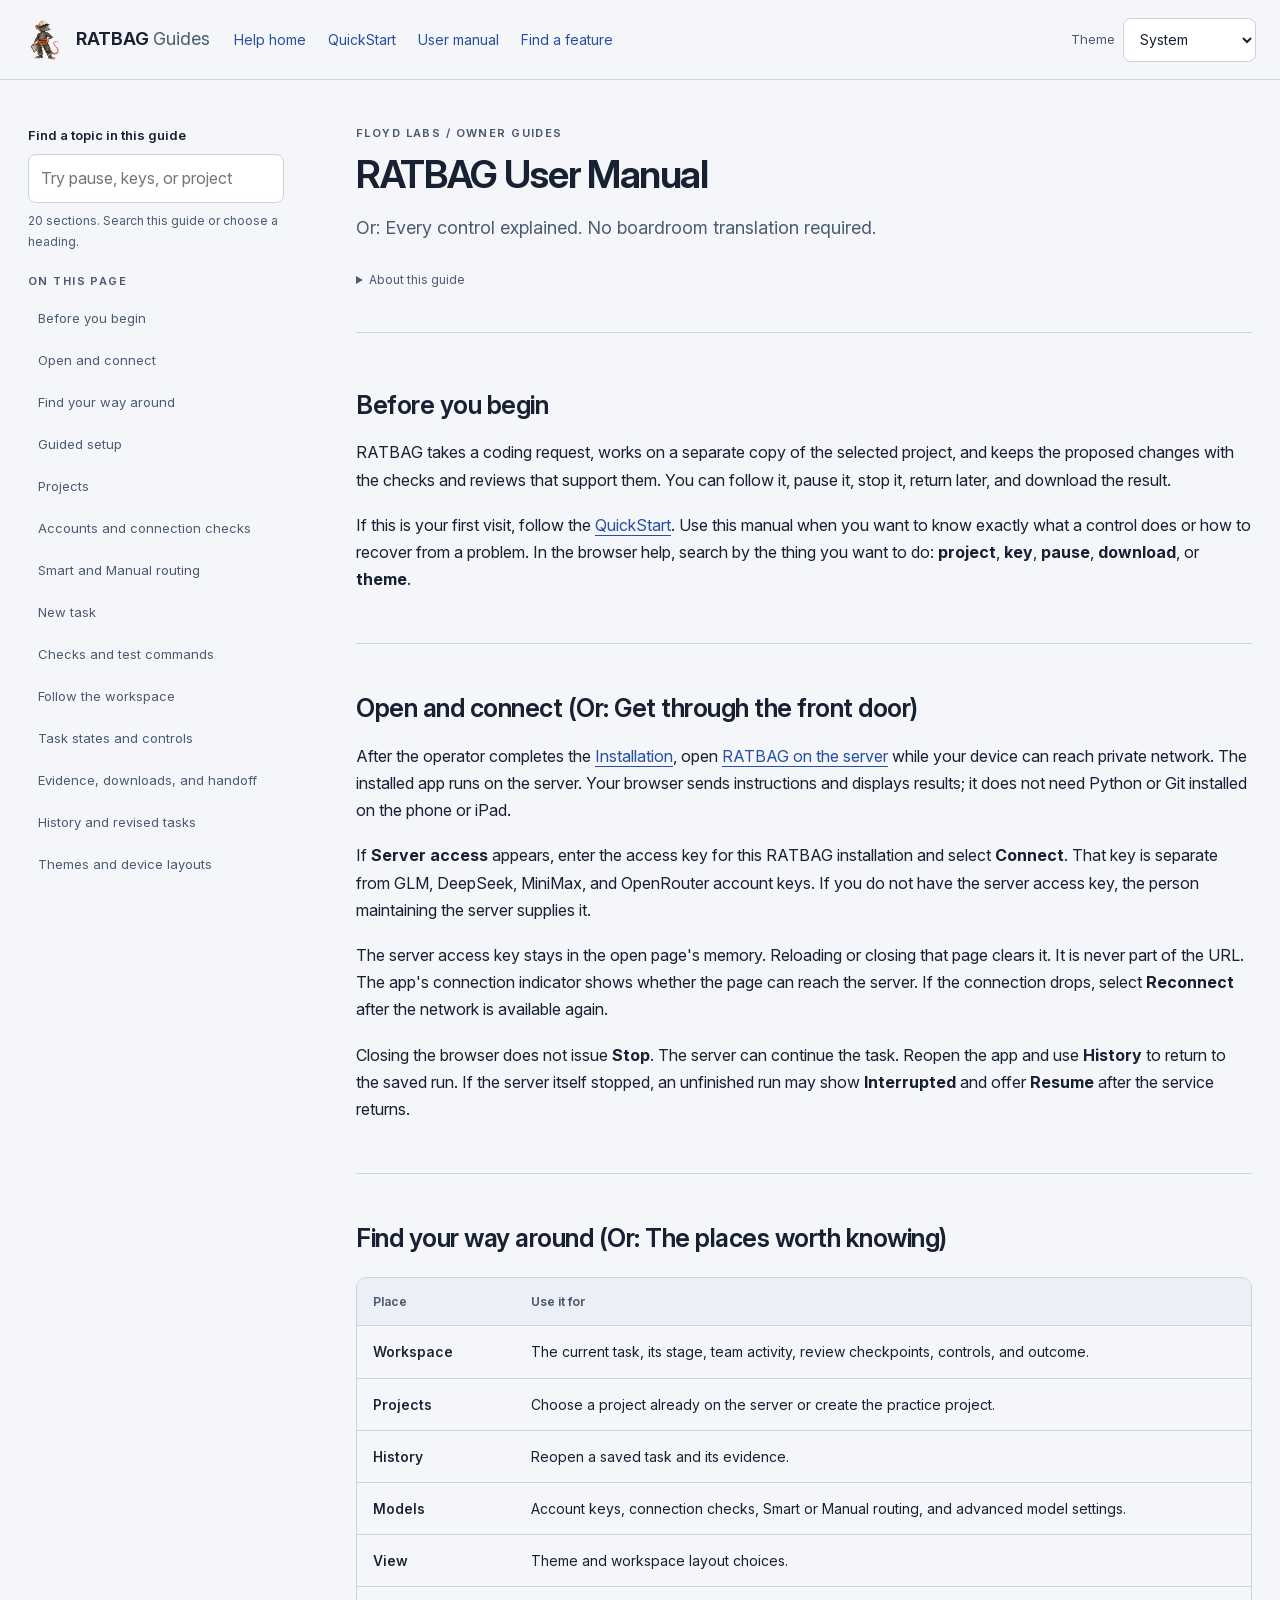
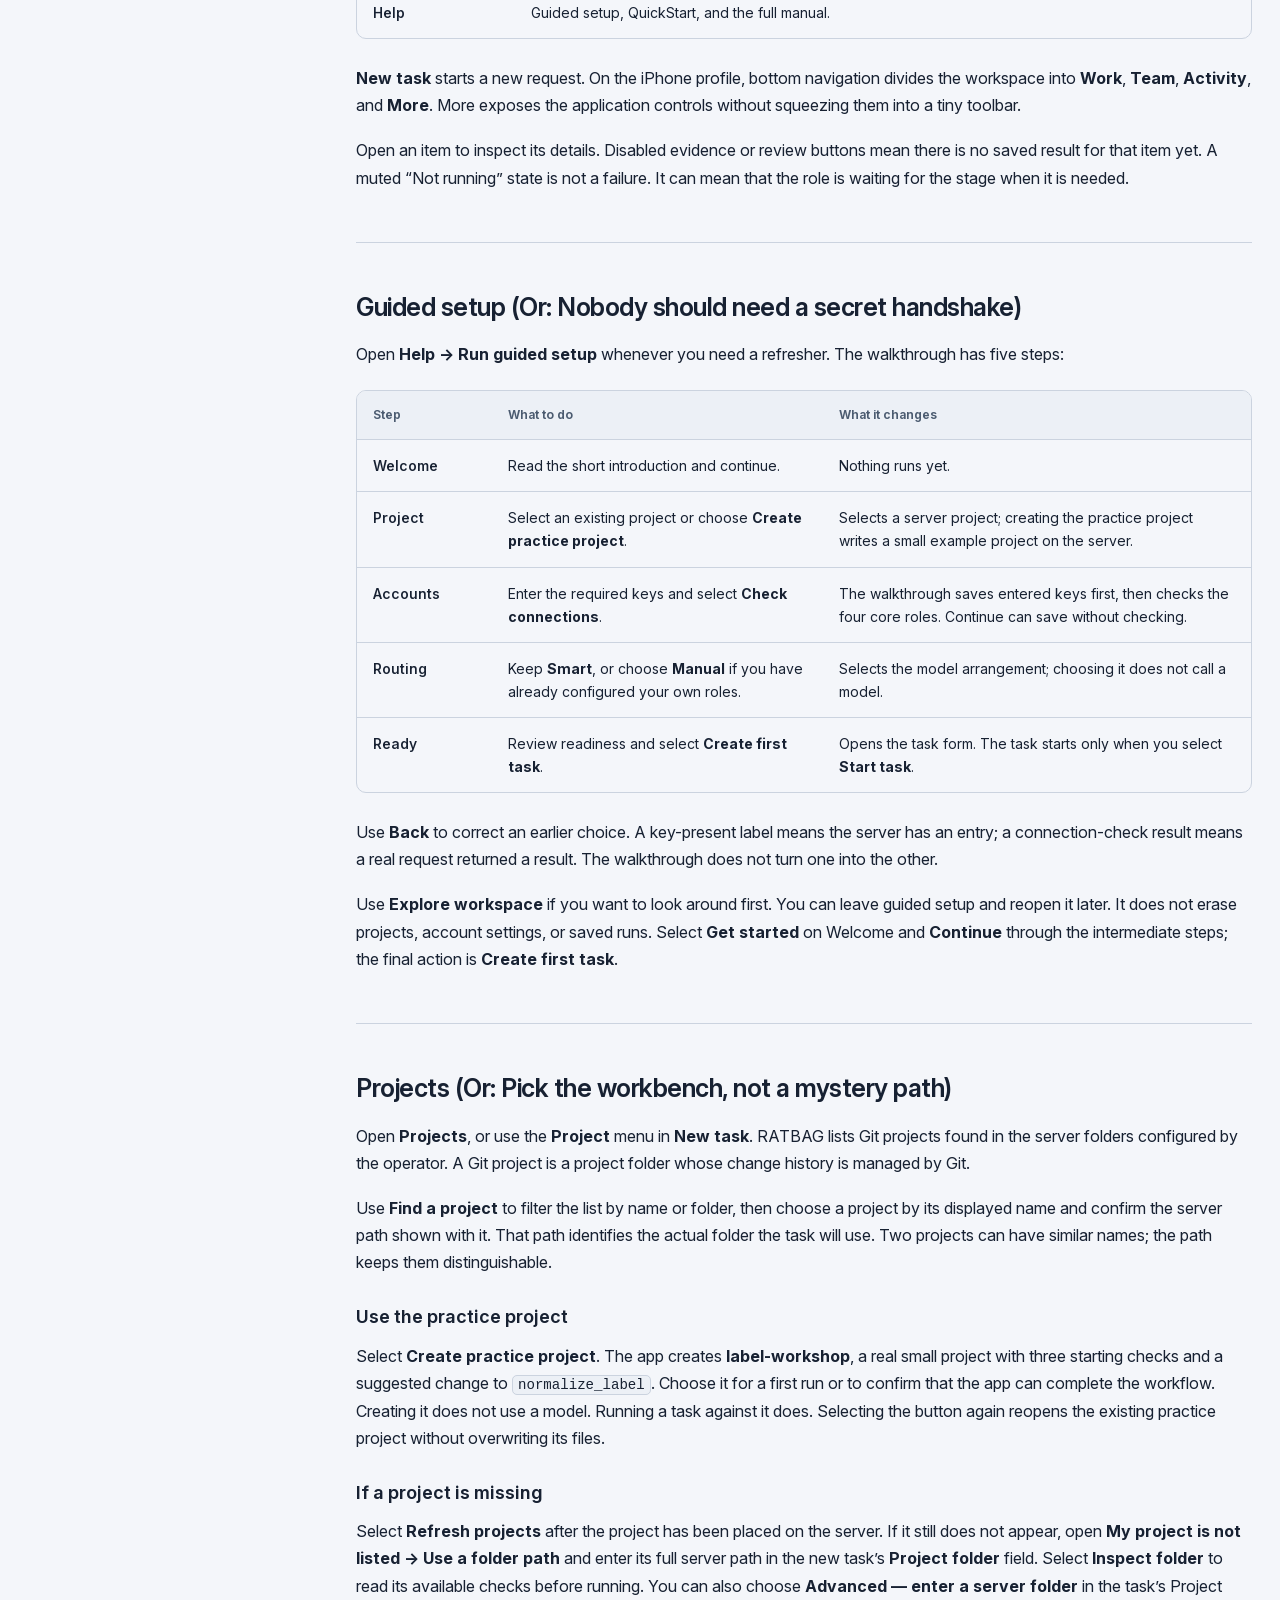
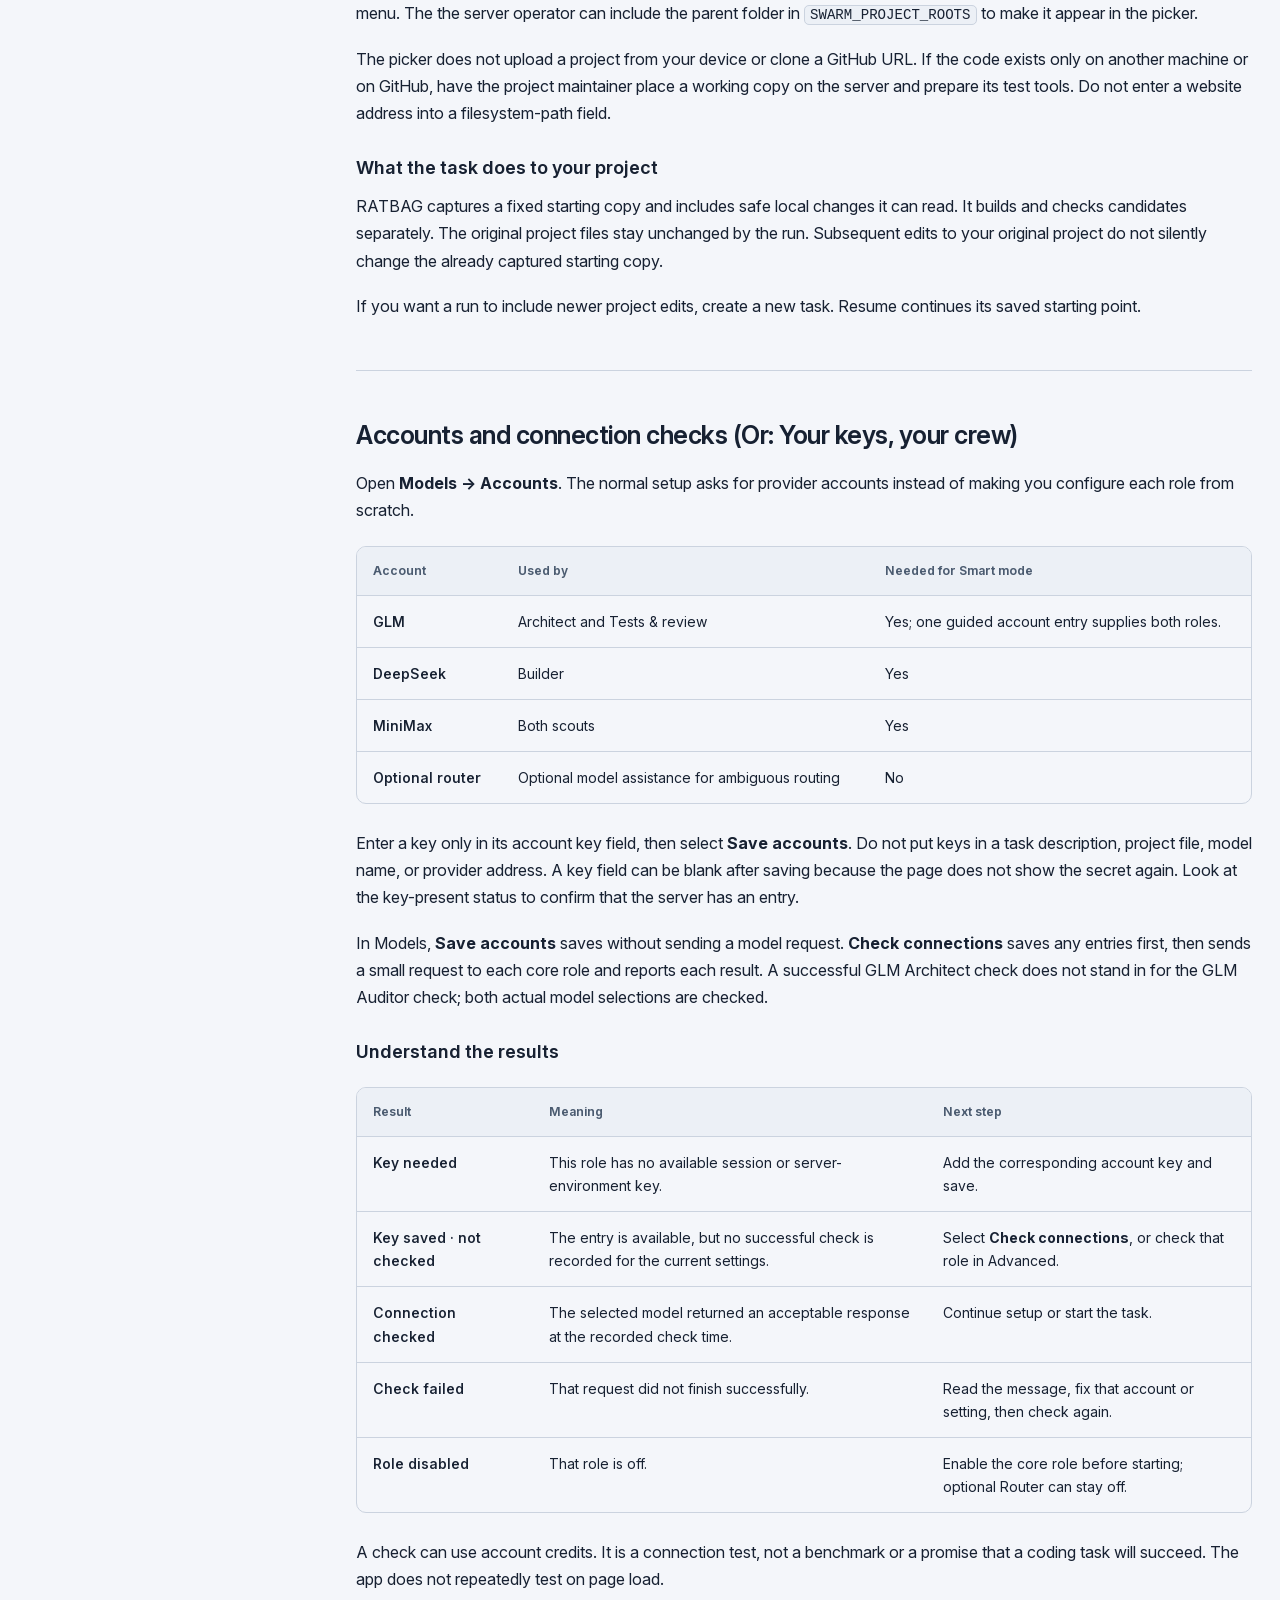
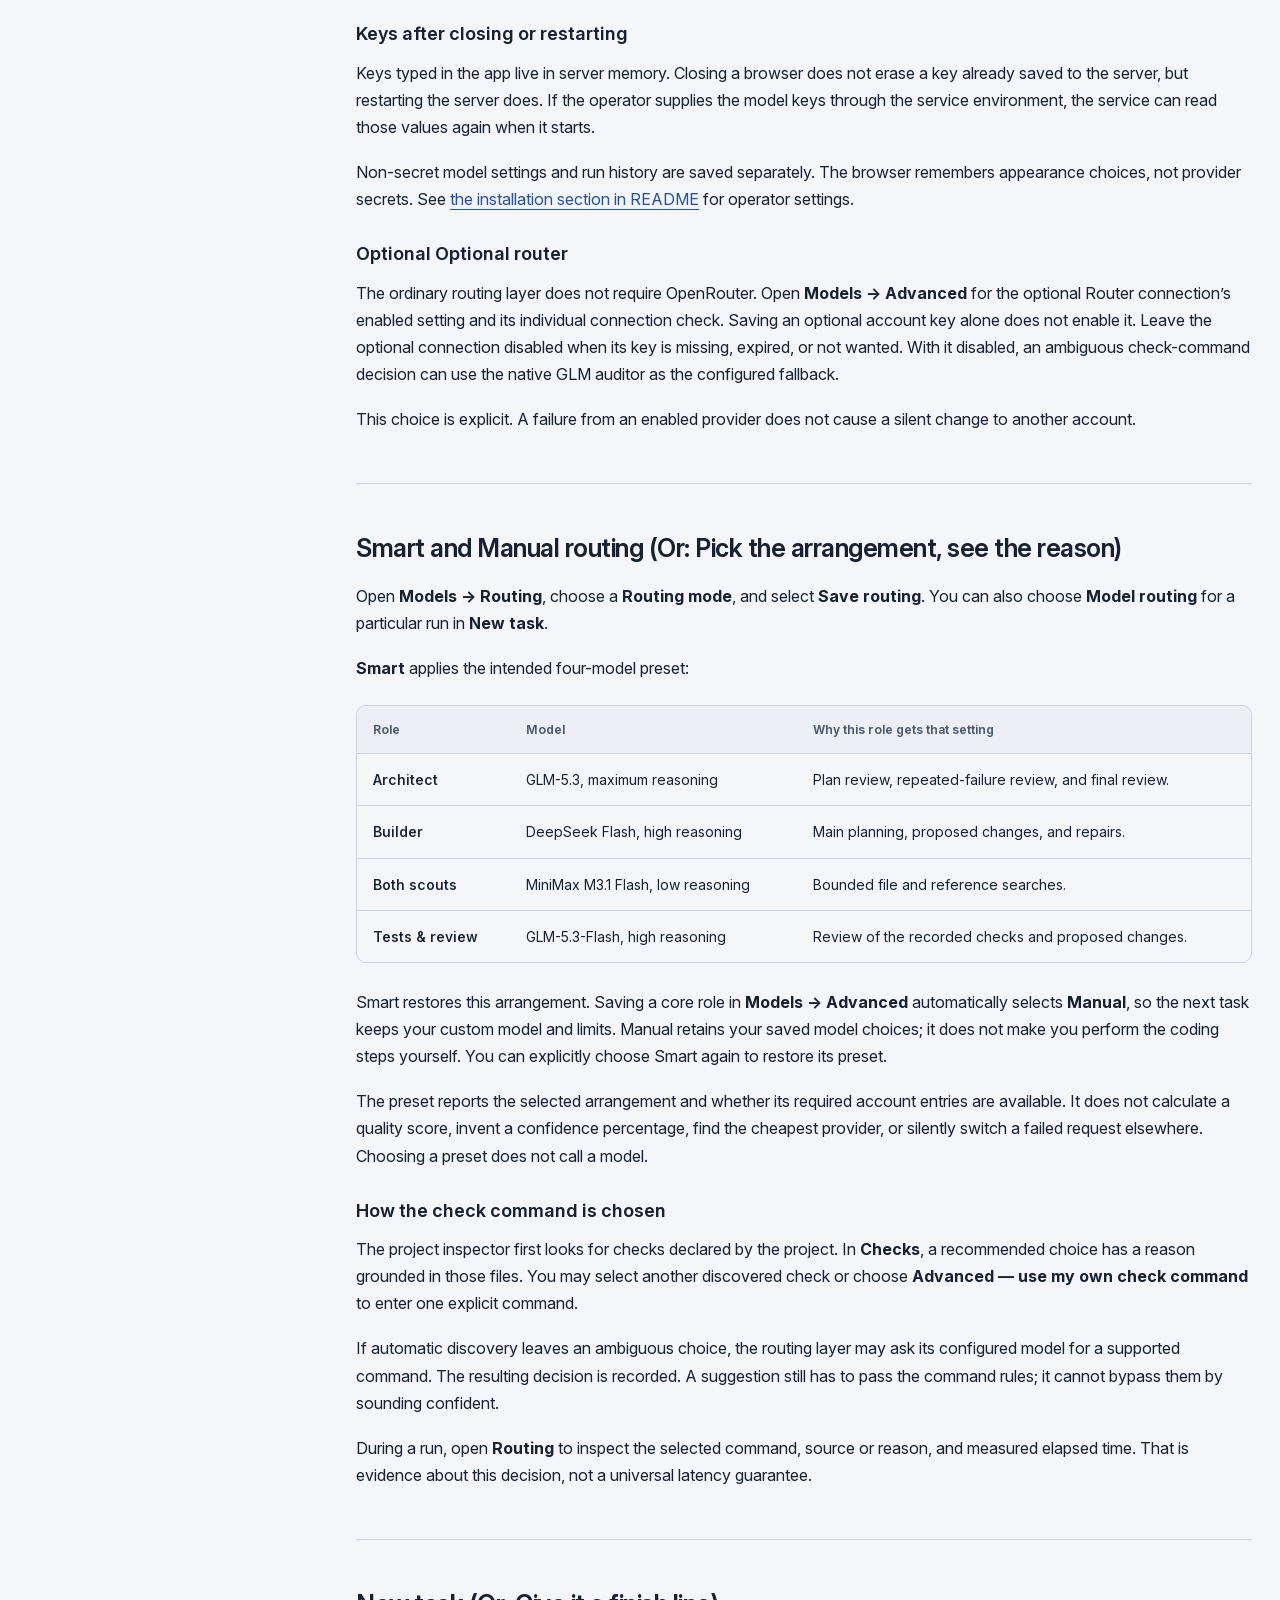
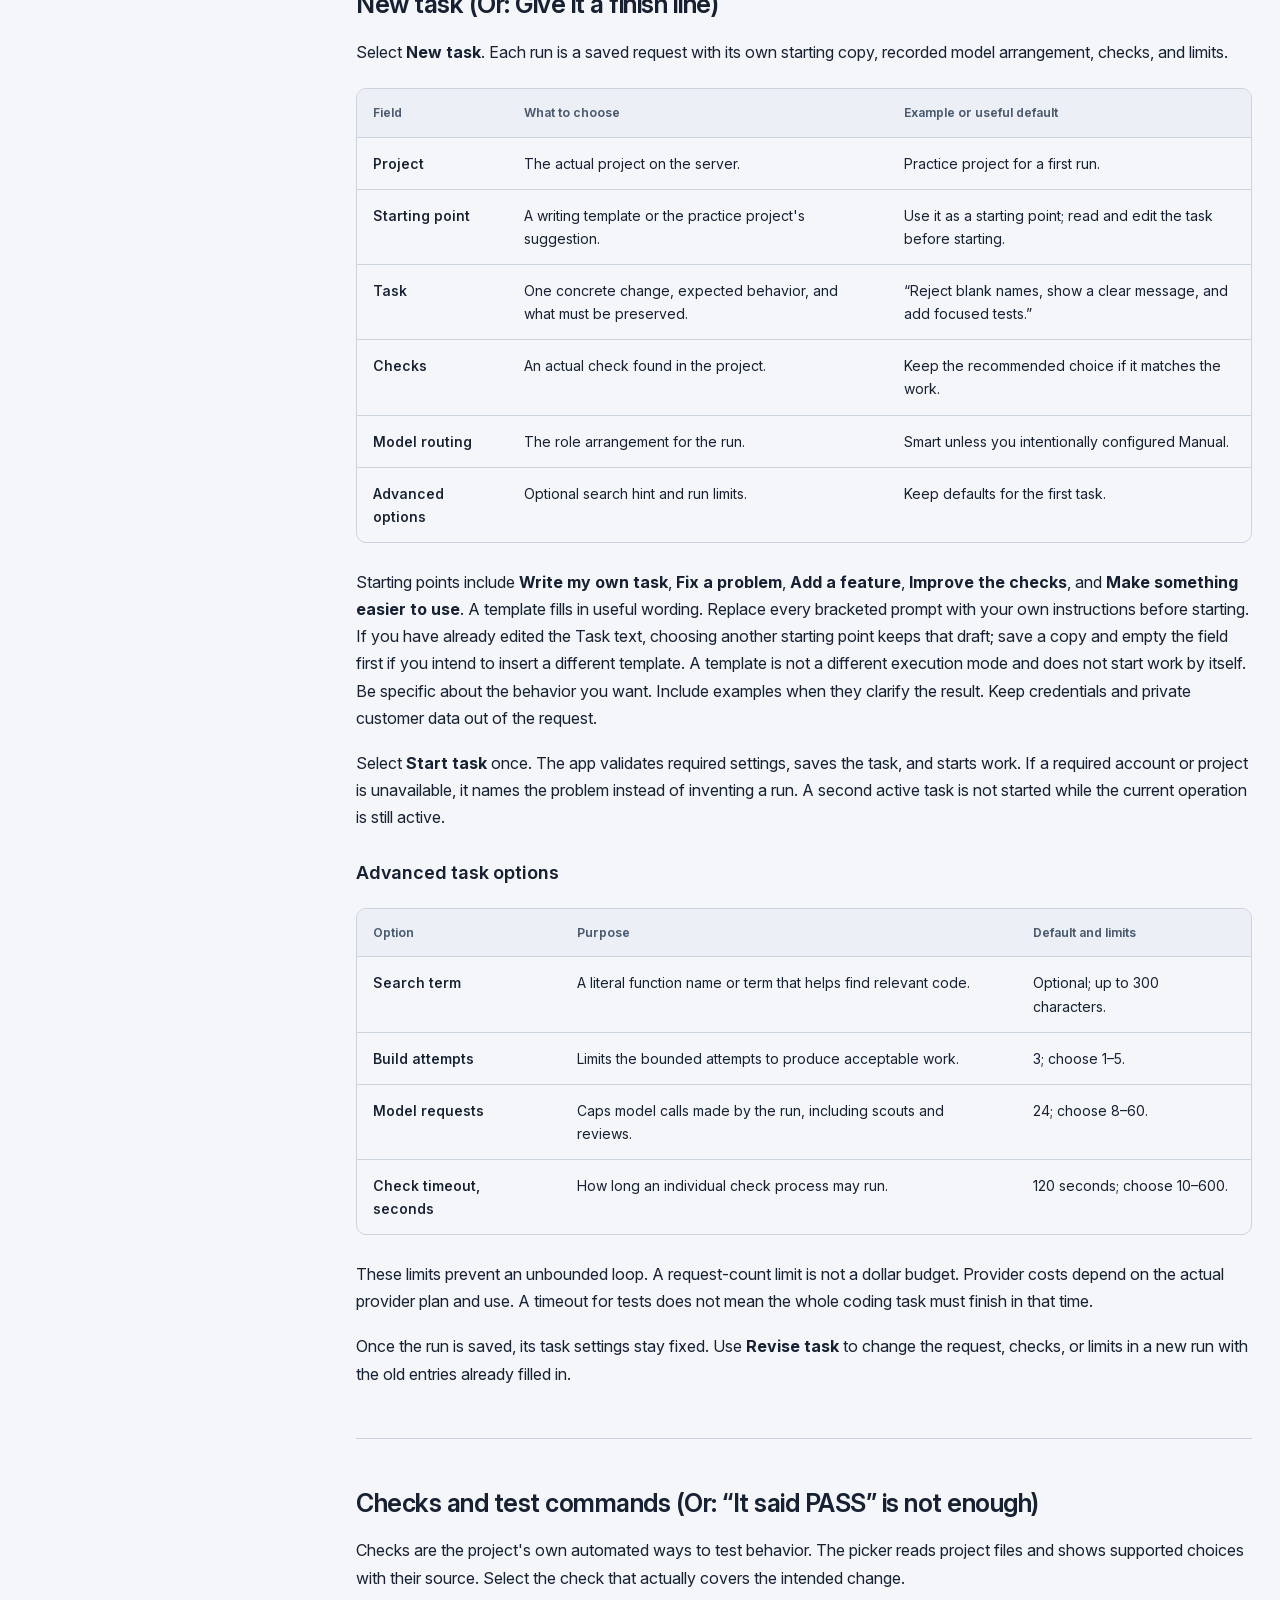
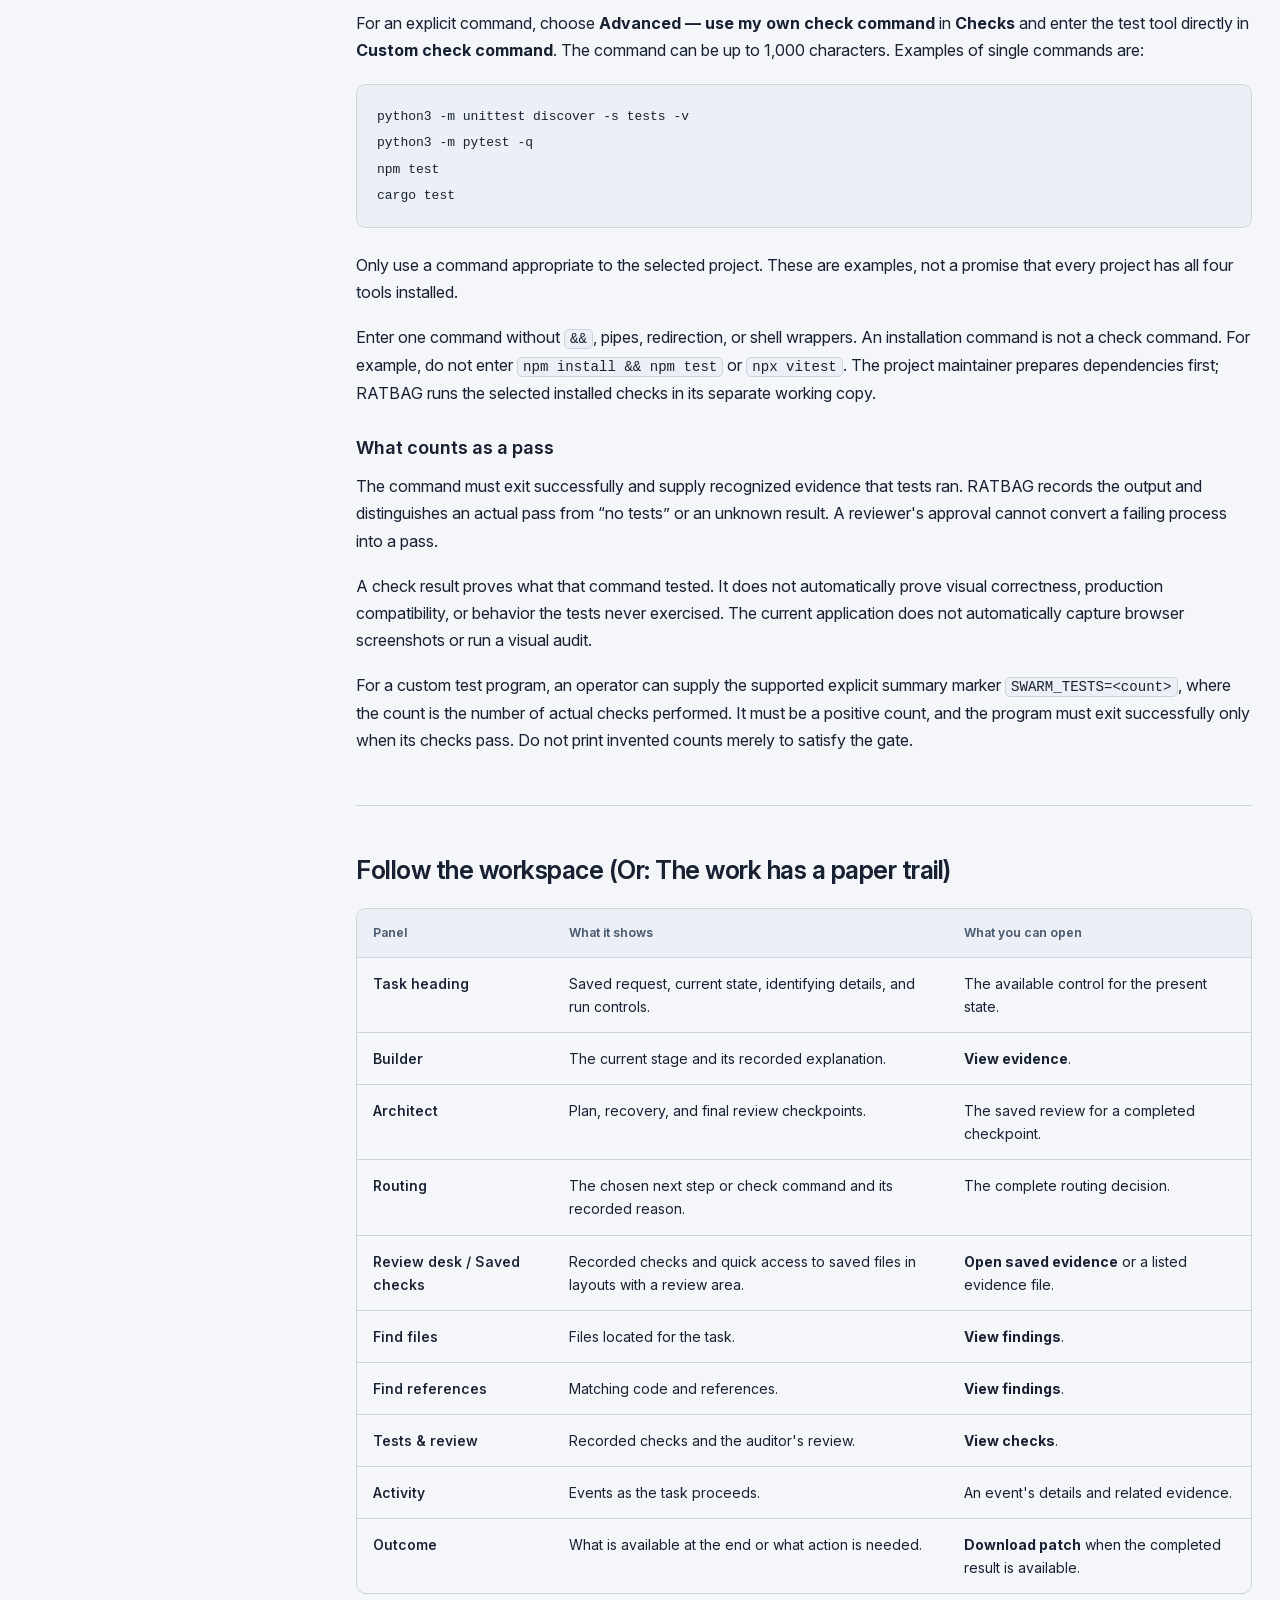
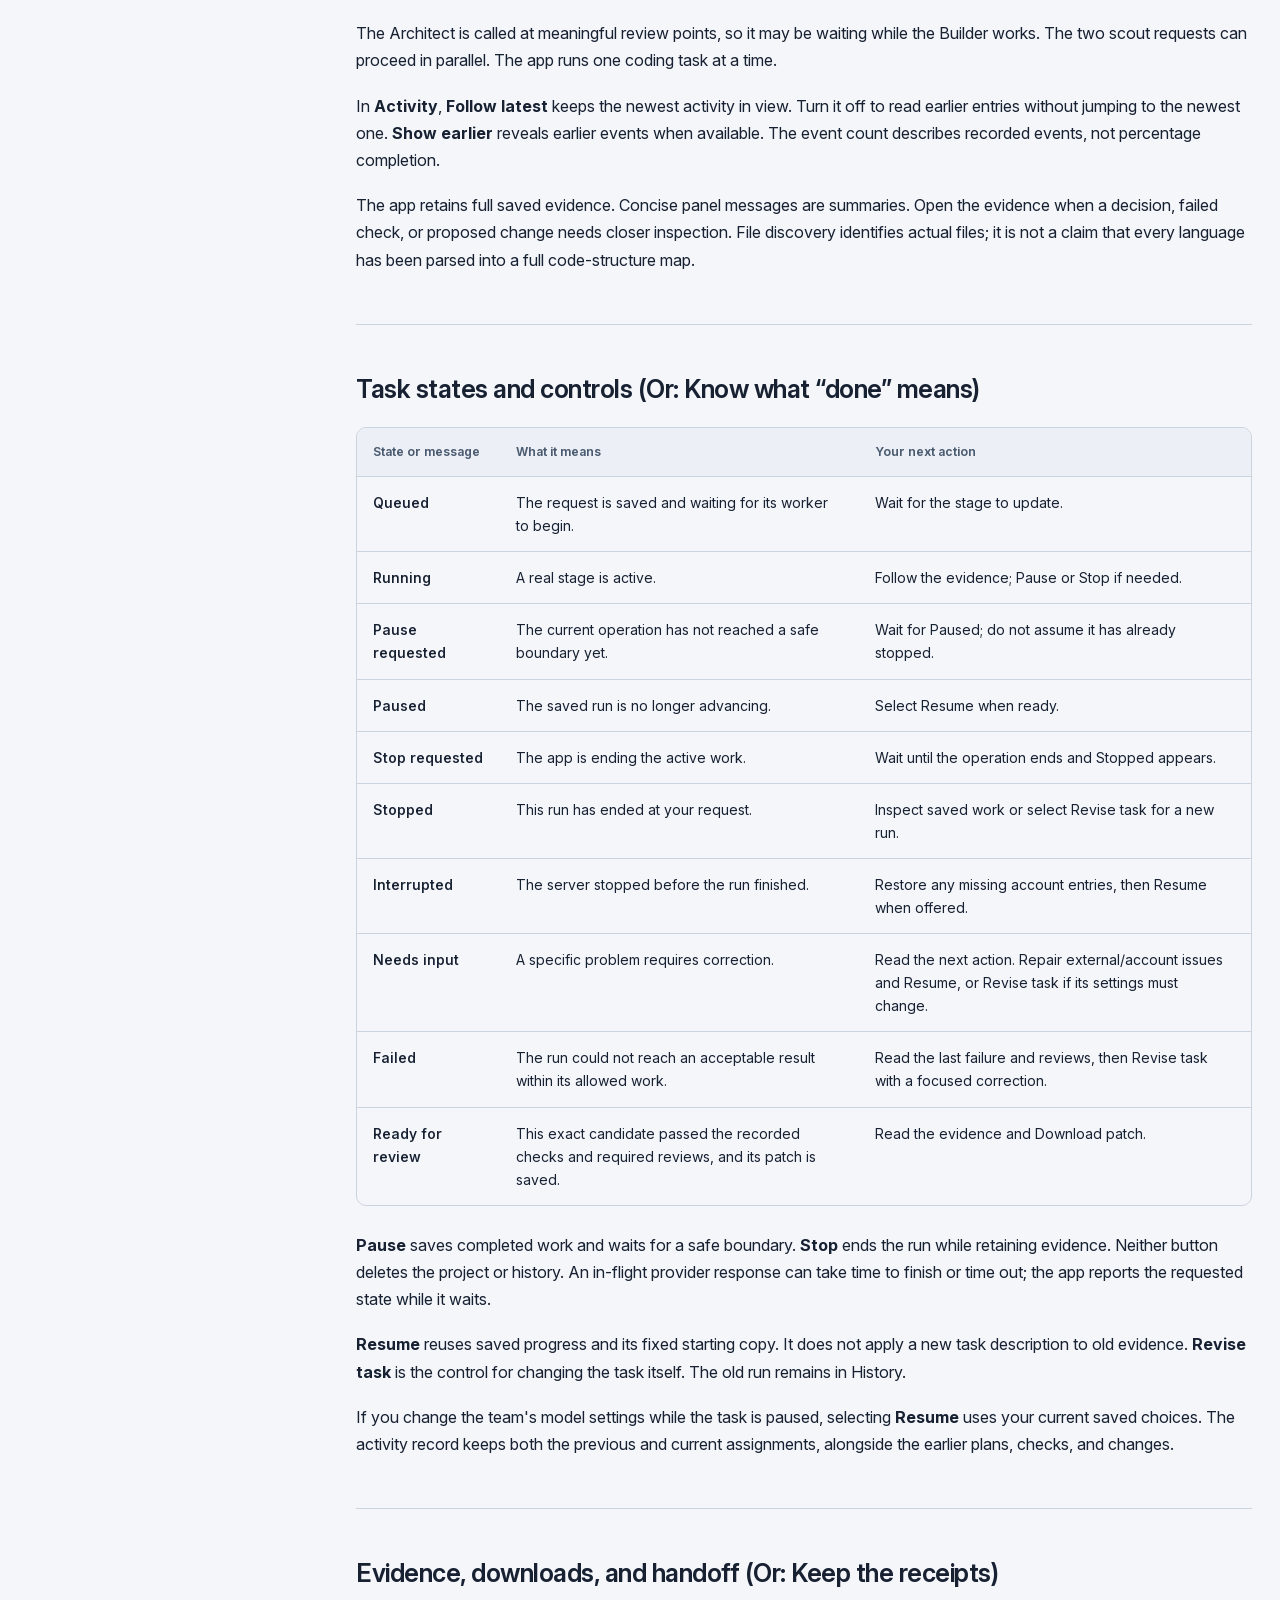
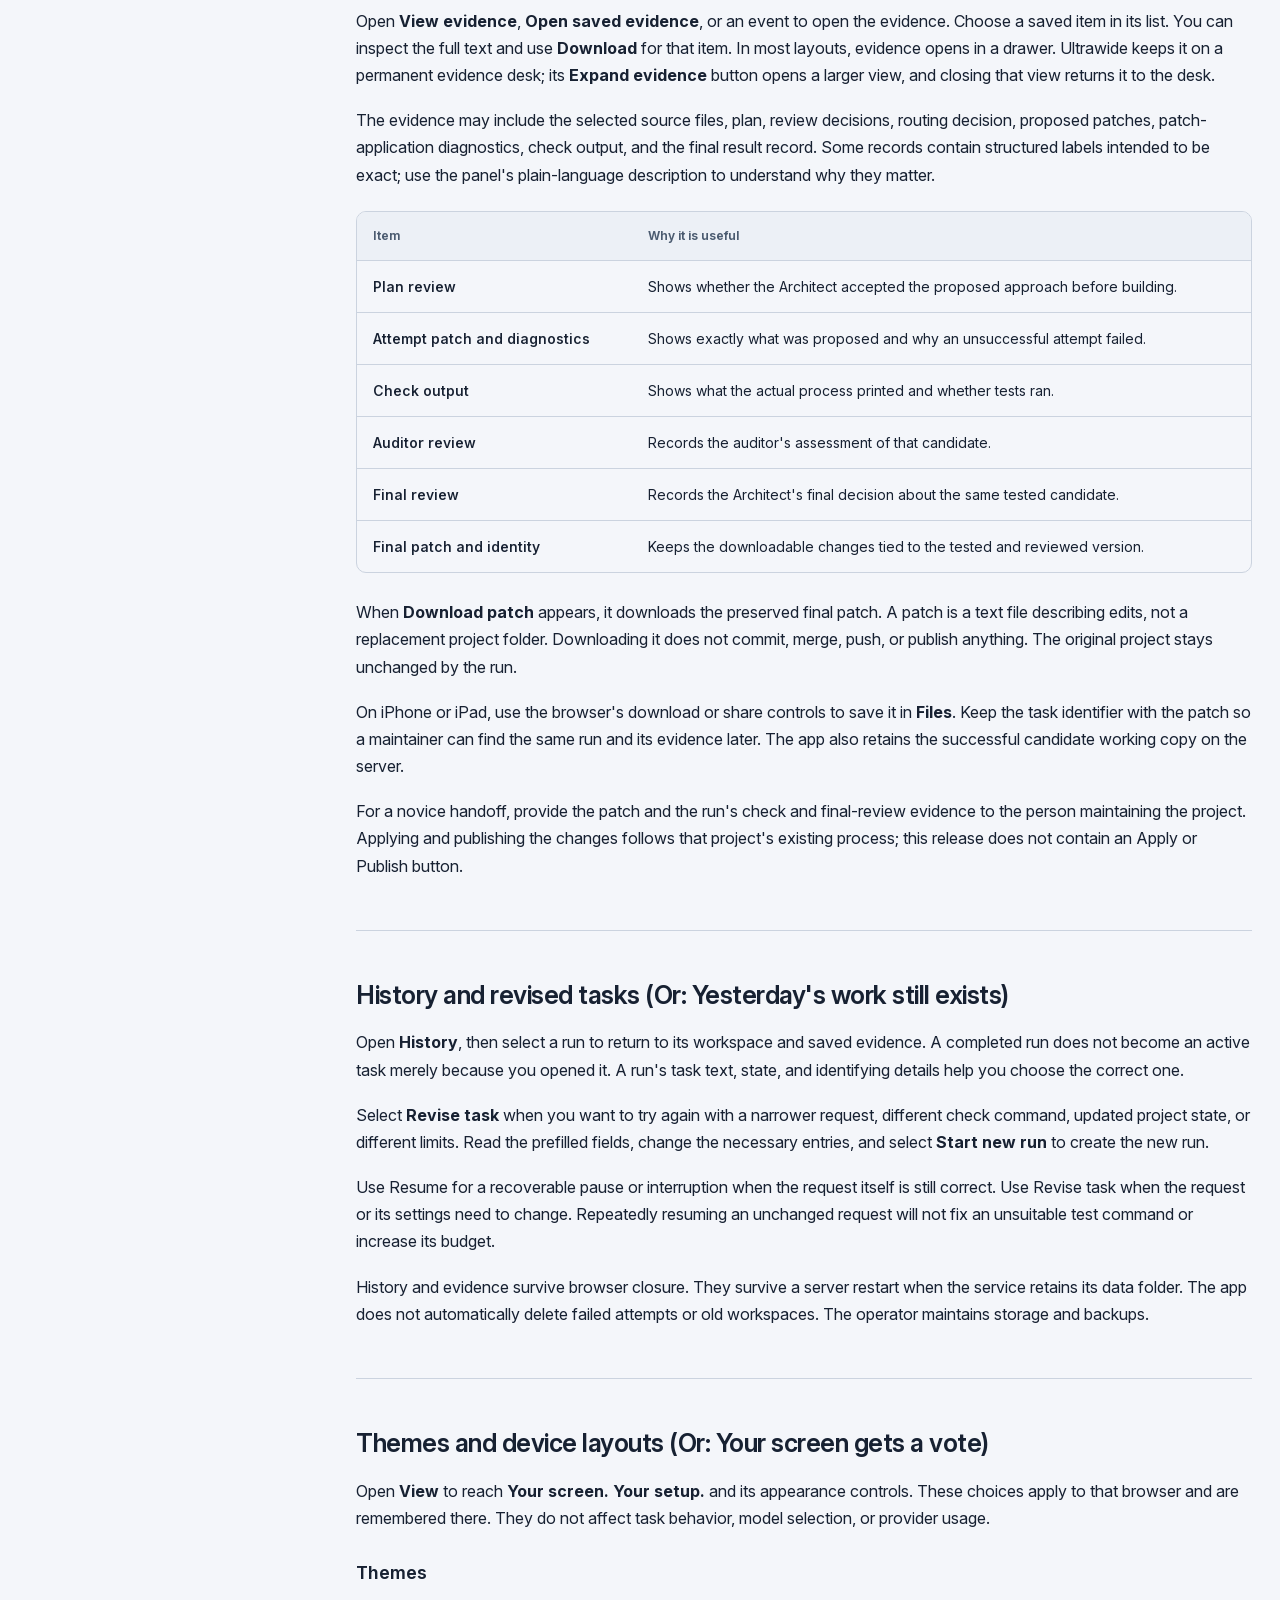
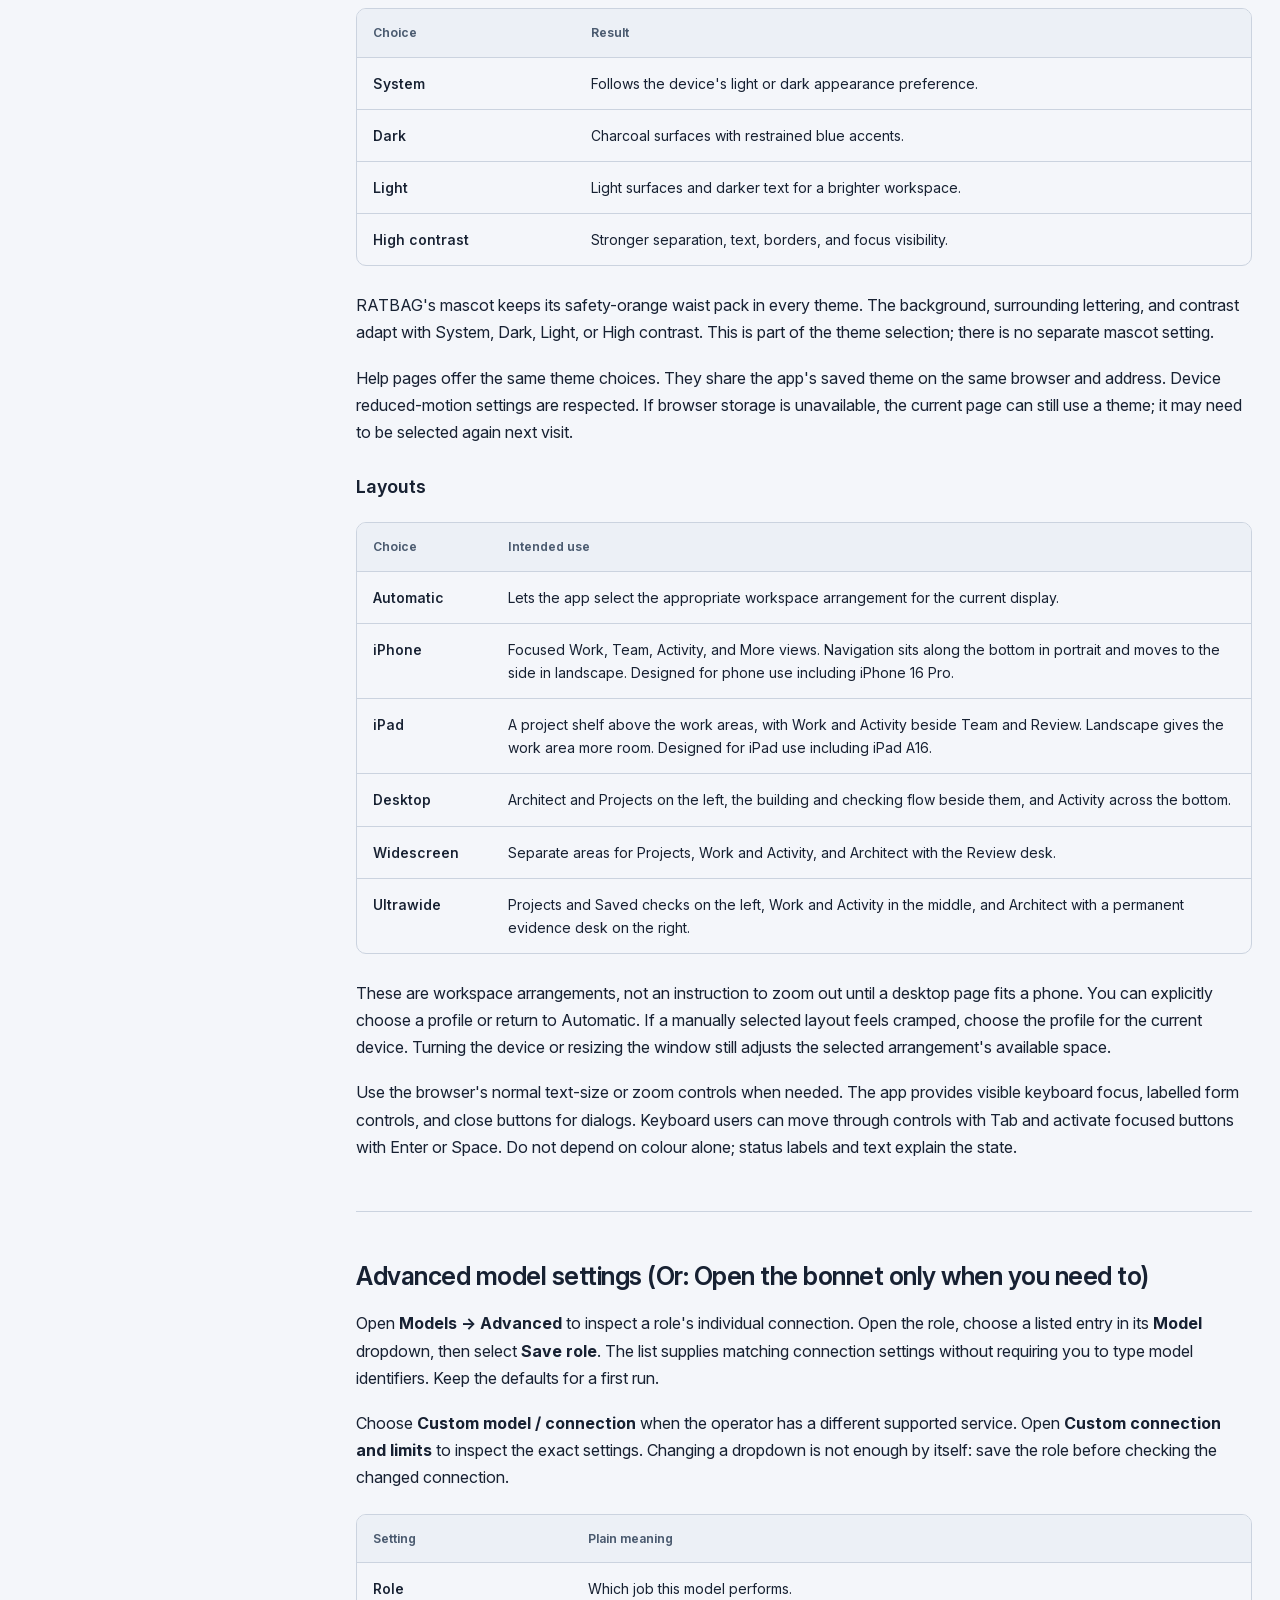
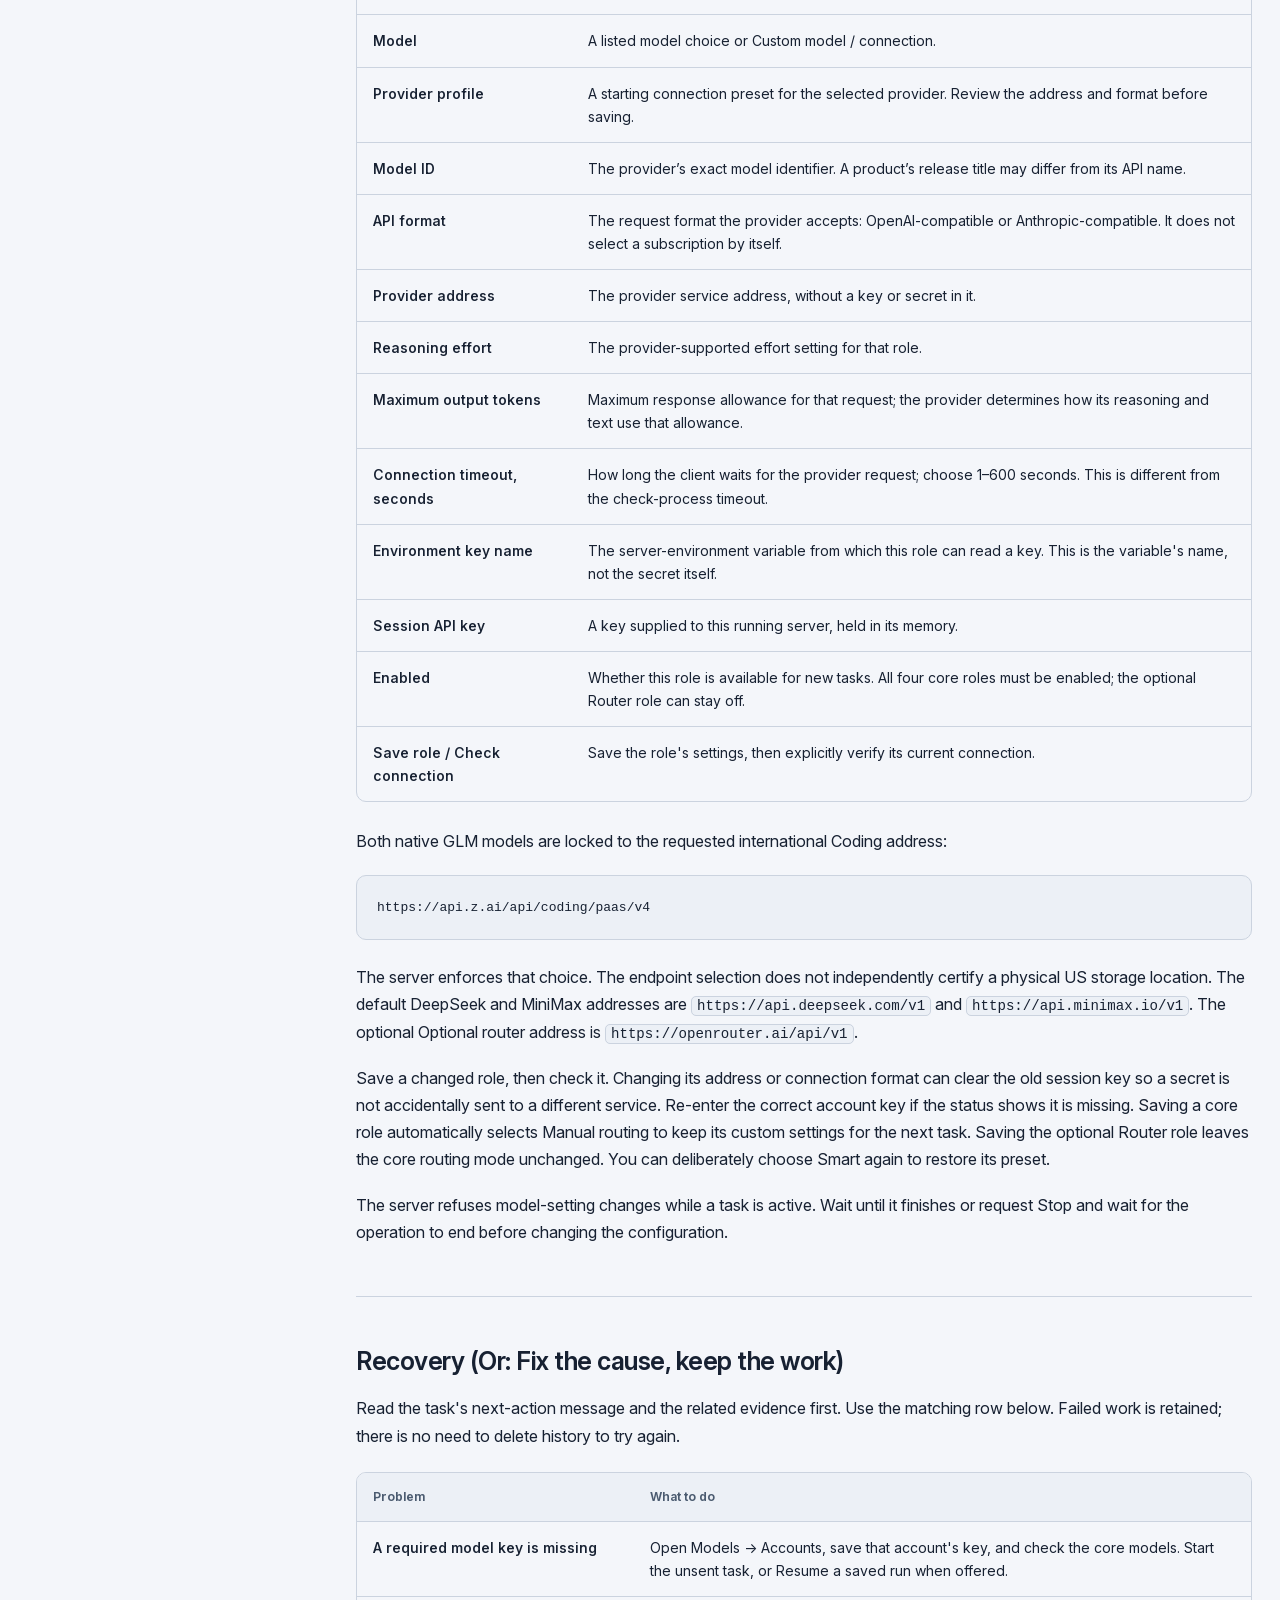
<file: web/help/manual.html>
<!doctype html>
<html lang="en">
<head>
<meta charset="utf-8">
<meta name="viewport" content="width=device-width, initial-scale=1, viewport-fit=cover">
<meta name="color-scheme" content="dark light">
<meta name="description" content="Or: Every control explained. No boardroom translation required.">
<title>RATBAG User Manual · Floyd Labs</title>
  <link rel="icon" href="../favicon.ico" sizes="any">
  <link rel="icon" type="image/svg+xml" href="../favicon.svg">
  <link rel="icon" type="image/png" sizes="32x32" href="../favicon-32x32.png">
  <link rel="icon" type="image/png" sizes="16x16" href="../favicon-16x16.png">
  <link rel="apple-touch-icon" sizes="180x180" href="../apple-touch-icon.png">
  <link rel="manifest" href="../manifest.webmanifest">
  <meta name="apple-mobile-web-app-capable" content="yes">
  <meta name="mobile-web-app-capable" content="yes">
  <meta name="apple-mobile-web-app-title" content="Ratbag">
<style>
@font-face{font-family:Inter;src:url('../assets/InterVariable.woff2') format('woff2');font-weight:100 900;font-style:normal;font-display:swap}
:root{color-scheme:light dark;--bg:#101318;--surface:#171c24;--raised:#1d2430;--text:#f4f6fa;--muted:#aeb8c7;--line:#343f50;--accent:#9db8ff;--accent-soft:#233756;--shadow:0 12px 36px #0002}
@media(prefers-color-scheme:light){:root:not([data-theme=dark]):not([data-theme=contrast]){color-scheme:light;--bg:#f4f6fa;--surface:#fff;--raised:#ecf0f6;--text:#172132;--muted:#4b5b70;--line:#cbd3df;--accent:#274fa1;--accent-soft:#e2ebff;--shadow:0 12px 36px #24365309}}
:root[data-theme=light]{color-scheme:light;--bg:#f4f6fa;--surface:#fff;--raised:#ecf0f6;--text:#172132;--muted:#4b5b70;--line:#cbd3df;--accent:#274fa1;--accent-soft:#e2ebff;--shadow:0 12px 36px #24365309}
:root[data-theme=dark]{color-scheme:dark}
:root[data-theme=contrast]{color-scheme:dark;--bg:#000;--surface:#080808;--raised:#151515;--text:#fff;--muted:#e1e6ee;--line:#9eabbd;--accent:#b8d2ff;--accent-soft:#14253f;--shadow:none}
*{box-sizing:border-box}html{scroll-padding-top:110px}body{margin:0;background:var(--bg);color:var(--text);font-family:Inter,-apple-system,BlinkMacSystemFont,"Segoe UI",sans-serif;font-size:16px;line-height:1.7;-webkit-text-size-adjust:100%}a{color:var(--accent);text-underline-offset:.22em;text-decoration-thickness:1px}a:hover{text-decoration-thickness:2px}button,input,select{font:inherit}button,select{min-height:44px}button,a,select,input{touch-action:manipulation}button{cursor:pointer}button,select,input{color:var(--text);background:var(--surface);border:1px solid var(--line);border-radius:8px}button,select{padding:8px 12px}button:hover{background:var(--raised)}:focus-visible{outline:3px solid var(--accent);outline-offset:4px;border-radius:4px}a:focus-visible{outline-offset:5px}.skip{position:fixed;left:16px;top:8px;z-index:9;transform:translateY(-200%);padding:10px 16px;background:var(--surface);border:1px solid var(--accent);border-radius:8px}.skip:focus{transform:none}[hidden]{display:none!important}
.topbar{position:sticky;top:0;z-index:3;display:flex;align-items:center;gap:24px;min-height:80px;padding:16px max(24px,env(safe-area-inset-left));border-bottom:1px solid var(--line);background:var(--bg)}.brand{display:flex;align-items:center;gap:10px;color:var(--text);font-size:18px;font-weight:650;text-decoration:none;white-space:nowrap}.brand img{width:42px;height:42px;flex:none;object-fit:contain;padding:0;border:0;border-radius:0;background:transparent;box-shadow:none}.brand span span{font-weight:400;color:var(--muted)}.topbar nav{display:flex;gap:22px;flex:1}.topbar nav a{font-size:14px;text-decoration:none;min-height:44px;display:flex;align-items:center}.theme-control{display:flex;align-items:center;gap:8px;font-size:13px;color:var(--muted)}.theme-control select{font-size:14px;min-width:112px}.back-link{white-space:nowrap}.layout{display:grid;grid-template-columns:264px minmax(0,900px);gap:64px;max-width:1312px;margin:auto;padding:44px 28px 88px}.sidebar{position:sticky;top:116px;align-self:start;max-height:calc(100dvh - 140px);overflow:auto;padding:0 8px 12px 0}.eyebrow{font-size:11px;letter-spacing:.13em;text-transform:uppercase;font-weight:650;color:var(--muted);margin:0 0 10px}.sidebar label{display:block;font-size:13px;font-weight:600;margin:0 0 8px}.search-row{position:relative}input[type=search]{width:100%;padding:10px 12px;min-height:46px;font-size:16px}#clear-search{margin-top:8px;width:100%;font-size:13px}.search-result{font-size:12px;color:var(--muted);min-height:22px;margin:8px 0 20px}.toc{display:flex;flex-direction:column;gap:2px;margin-bottom:24px}.toc a{display:block;border-radius:7px;padding:8px 10px;font-size:13px;color:var(--muted);line-height:1.5;text-decoration:none;min-height:40px}.toc a:hover,.toc a[aria-current=true]{background:var(--raised);color:var(--text)}.side-actions{border-top:1px solid var(--line);padding-top:20px;display:grid;gap:10px}.side-actions a{font-size:13px;display:block;padding:7px 10px;min-height:38px}.side-actions button{font-size:13px;text-align:left}.content{min-width:0}.hero{padding-bottom:34px;border-bottom:1px solid var(--line);margin-bottom:26px}.hero h1{font-size:clamp(30px,3vw,42px);line-height:1.13;letter-spacing:-.035em;margin:6px 0 18px;font-weight:650}.subtitle{font-size:18px;line-height:1.55;margin:0;color:var(--muted);max-width:660px}.doc-meta{margin-top:24px;font-size:12px;color:var(--muted)}.doc-meta summary{cursor:pointer;display:list-item;min-height:32px;padding:4px 0}.doc-meta p{margin:9px 0}.section{padding:12px 0 32px;border-bottom:1px solid var(--line);margin-bottom:18px;scroll-margin-top:112px;overflow-wrap:anywhere}.section:last-child{border-bottom:0}.section h2{font-size:25px;line-height:1.3;letter-spacing:-.02em;margin:18px 0 18px;font-weight:620}.section h3{font-size:18px;line-height:1.45;margin:28px 0 12px;font-weight:620}.section p{margin:0 0 18px}.section ol,.section ul{padding-left:25px;margin:0 0 22px}.section li{padding-left:4px;margin:0 0 10px}.section code{font-family:ui-monospace,SFMono-Regular,Consolas,monospace;font-size:.88em;border:1px solid var(--line);border-radius:5px;background:var(--raised);padding:1px 5px;overflow-wrap:anywhere}.section pre{padding:18px 20px;margin:20px 0 24px;border:1px solid var(--line);border-radius:10px;background:var(--raised);white-space:pre-wrap;overflow-wrap:anywhere;line-height:1.65}.section pre code{padding:0;border:0;font-size:13px;white-space:pre-wrap}.section blockquote{margin:20px 0 24px;padding:18px 22px;background:var(--raised);border-left:3px solid var(--accent);border-radius:0 10px 10px 0}.section blockquote p:last-child{margin:0}.table-scroll{overflow-x:auto;margin:22px 0 26px;border:1px solid var(--line);border-radius:10px;scrollbar-color:var(--line) var(--surface)}table{width:100%;border-collapse:collapse;font-size:14px;line-height:1.65}th{background:var(--raised);font-size:12px;font-weight:650;text-align:left;color:var(--muted)}td,th{padding:14px 16px;vertical-align:top;min-width:135px;border-bottom:1px solid var(--line)}td:first-child{font-weight:560}tr:last-child td{border-bottom:0}td code{font-size:12px}hr{border:0;border-top:1px solid var(--line);margin:30px 0}.doc-footer{margin-top:40px;color:var(--muted);font-size:12px;display:flex;justify-content:space-between;gap:20px}.home-grid{display:grid;grid-template-columns:1fr 1fr;gap:18px;margin:26px 0}.guide-card{display:flex;flex-direction:column;align-items:start;padding:26px;border:1px solid var(--line);border-radius:12px;background:var(--surface);box-shadow:var(--shadow);text-decoration:none;color:var(--text);min-height:180px;transition:border-color 160ms,transform 160ms}.guide-card:hover{border-color:var(--accent);transform:translateY(-2px)}.guide-card strong{font-size:20px;margin:0 0 10px}.guide-card p{font-size:14px;color:var(--muted);margin:0 0 18px}.guide-card .read{font-size:13px;color:var(--accent);margin-top:auto}.callout{padding:22px 24px;border:1px solid var(--line);border-radius:12px;background:var(--surface);margin:22px 0}.callout p:last-child{margin:0}.cta{display:inline-flex;align-items:center;justify-content:center;gap:9px;min-height:46px;padding:9px 16px;border:1px solid var(--accent);border-radius:8px;background:var(--accent-soft);font-size:14px;font-weight:600;text-decoration:none;color:var(--text)}.no-results{padding:24px;border:1px solid var(--line);border-radius:10px;background:var(--surface)}.no-results p{color:var(--muted);margin:4px 0 0}
@media(min-width:1800px){.layout{grid-template-columns:290px minmax(0,950px);max-width:1450px;gap:100px}.topbar{padding-left:max(32px,calc((100vw - 1394px)/2));padding-right:max(32px,calc((100vw - 1394px)/2))}}
@media(max-width:1000px){.layout{grid-template-columns:210px minmax(0,1fr);gap:32px;padding:32px 24px}.topbar{gap:16px}.topbar nav{gap:16px}.topbar nav .optional-nav{display:none}.section h2{font-size:23px}.sidebar{top:110px}.home-grid{grid-template-columns:1fr}}
@media(max-width:720px){.topbar{min-height:72px;padding:12px max(16px,env(safe-area-inset-left));gap:12px;flex-wrap:wrap}.brand{font-size:17px;flex:1}.topbar nav{order:3;flex-basis:100%;gap:22px;overflow:auto}.topbar nav a{font-size:13px;min-height:32px}.theme-control>span{position:absolute;width:1px;height:1px;clip-path:inset(50%);overflow:hidden}.theme-control select{font-size:13px;min-width:112px;min-height:42px}.layout{display:block;padding:26px max(18px,env(safe-area-inset-left)) 56px}.sidebar{position:relative;top:auto;max-height:none;padding:0;margin-bottom:30px}.toc{display:grid;grid-template-columns:1fr 1fr;gap:3px;max-height:210px;overflow:auto;padding-bottom:8px}.toc a{font-size:12px;border:1px solid var(--line);min-height:44px}.side-actions{display:flex;flex-wrap:wrap;align-items:center;gap:10px;padding-top:14px}.side-actions a,.side-actions button{font-size:12px;min-height:42px}.search-result{margin:8px 0 12px}.hero{padding-bottom:24px}.hero h1{font-size:31px}.subtitle{font-size:17px}.section{scroll-margin-top:142px;padding-bottom:24px}.section h2{font-size:23px}.section p,.section li{font-size:16px}.section blockquote{padding:16px}.table-scroll{margin:18px 0 22px}table{font-size:13px}td,th{padding:12px;min-width:128px}.doc-footer{display:block}.home-grid{grid-template-columns:1fr}.guide-card{min-height:0;padding:22px}.guide-card .read{margin-top:0}}
@media(prefers-reduced-motion:reduce){*,*::before,*::after{scroll-behavior:auto!important;transition:none!important}}
@media print{:root{--bg:#fff;--surface:#fff;--raised:#f1f2f4;--text:#000;--muted:#333;--line:#aaa;--accent:#123d81;--shadow:none}.topbar,.sidebar,.skip,.theme-control,.doc-meta,.doc-footer,.no-results{display:none!important}.layout{display:block;max-width:none;padding:0}.hero h1{font-size:26pt}.subtitle{font-size:12pt}.hero{margin-bottom:18pt}.section{display:block!important;border:0;break-inside:auto;margin:0;padding:0 0 12pt}.section h2{font-size:17pt;break-after:avoid}.section h3{break-after:avoid}.section p,.section li,table{font-size:10pt}.table-scroll{overflow:visible;border-radius:0}tr{break-inside:avoid}a{color:#000;text-decoration:underline}pre,blockquote{break-inside:avoid}.home-grid{display:block}.guide-card{break-inside:avoid;margin-bottom:12pt}}

.screen-capture{margin:16px 0 28px}.screen-capture img{display:block;max-width:100%;height:auto;border:1px solid var(--line);border-radius:9px}
</style>
<script src="help.js" defer></script>
</head>
<body>
<a class="skip" href="#guide-content">Skip to guide</a>
<header class="topbar"><a class="brand" href="index.html" aria-label="RATBAG help home"><img src="../assets/ratbag-mascot.png" alt="" width="42" height="42" decoding="async"><span>RATBAG <span>Guides</span></span></a><nav aria-label="Help pages"><a href="index.html">Help home</a><a href="quickstart.html">QuickStart</a><a href="manual.html" aria-current="page">User manual</a><a href="features.html" class="optional-nav">Find a feature</a></nav><label class="theme-control"><span>Theme</span><select id="help-theme"><option value="system">System</option><option value="dark">Dark</option><option value="light">Light</option><option value="contrast">High contrast</option></select></label></header>
<div class="layout"><aside class="sidebar" aria-label="Guide contents"><div id="search-controls" hidden><label for="help-search">Find a topic in this guide</label><div class="search-row"><input id="help-search" type="search" placeholder="Try pause, keys, or project" autocomplete="off" aria-controls="guide-content"></div><button id="clear-search" type="button" hidden>Clear search</button><p class="search-result" id="search-result" aria-live="polite"></p></div><p class="eyebrow">On this page</p><nav class="toc" aria-label="Sections"><a href="#introduction" data-section-link="introduction">Before you begin</a>
<a href="#open" data-section-link="open">Open and connect</a>
<a href="#navigation" data-section-link="navigation">Find your way around</a>
<a href="#onboarding" data-section-link="onboarding">Guided setup</a>
<a href="#projects" data-section-link="projects">Projects</a>
<a href="#accounts" data-section-link="accounts">Accounts and connection checks</a>
<a href="#routing" data-section-link="routing">Smart and Manual routing</a>
<a href="#new-task" data-section-link="new-task">New task</a>
<a href="#checks" data-section-link="checks">Checks and test commands</a>
<a href="#workspace" data-section-link="workspace">Follow the workspace</a>
<a href="#states" data-section-link="states">Task states and controls</a>
<a href="#evidence" data-section-link="evidence">Evidence, downloads, and handoff</a>
<a href="#history" data-section-link="history">History and revised tasks</a>
<a href="#appearance" data-section-link="appearance">Themes and device layouts</a>
<a href="#advanced-models" data-section-link="advanced-models">Advanced model settings</a>
<a href="#recovery" data-section-link="recovery">Recovery</a>
<a href="#connection-recovery" data-section-link="connection-recovery">Connection recovery</a>
<a href="#boundaries" data-section-link="boundaries">Saved work and current boundaries</a>
<a href="#using-help" data-section-link="using-help">Use the guides</a>
<a href="#glossary" data-section-link="glossary">Small glossary</a></nav><div class="side-actions"><a class="back-link" href="../">Back to RATBAG</a><a href="../#setup">Run guided setup</a><a href="../../README.md#install">Installation guide</a><button id="print-guide" type="button" hidden>Print or save as PDF</button></div></aside><main class="content" id="guide-content" tabindex="-1"><div class="hero"><p class="eyebrow">Floyd Labs / Owner guides</p><h1>RATBAG User Manual</h1><p class="subtitle">Or: Every control explained. No boardroom translation required.</p><details class="doc-meta"><summary>About this guide</summary><p><strong>DOCUMENT CLASSIFICATION:</strong> Owner&#x27;s manual / Built for the person doing the work<br><strong>DATE RECORDED:</strong> October 19, 2026<br><strong>LOCATION:</strong> Floyd Labs, the garage with the suspicious coffee<br><strong>BEVERAGE:</strong> Coffee that tastes like motor oil; refill optional<br><strong>CURRENT STATE:</strong> Giving you the controls and the reasons behind them</p></details></div><div class="no-results" id="no-results" role="status" hidden><strong>No matching section.</strong><p>Try a shorter word, or clear the search to show the full guide.</p></div><section class="section" data-help-section id="introduction"><h2>Before you begin</h2><p>RATBAG takes a coding request, works on a separate copy of the selected project, and keeps the proposed changes with the checks and reviews that support them. You can follow it, pause it, stop it, return later, and download the result.</p>
<p>If this is your first visit, follow the <a href="quickstart.html">QuickStart</a>. Use this manual when you want to know exactly what a control does or how to recover from a problem. In the browser help, search by the thing you want to do: <strong>project</strong>, <strong>key</strong>, <strong>pause</strong>, <strong>download</strong>, or <strong>theme</strong>.</p></section>
<section class="section" data-help-section id="open"><h2>Open and connect (Or: Get through the front door)</h2><p>After the operator completes the <a href="../../README.md#install">Installation</a>, open <a href="http://127.0.0.1:8765/">RATBAG on the server</a> while your device can reach private network. The installed app runs on the server. Your browser sends instructions and displays results; it does not need Python or Git installed on the phone or iPad.</p>
<p>If <strong>Server access</strong> appears, enter the access key for this RATBAG installation and select <strong>Connect</strong>. That key is separate from GLM, DeepSeek, MiniMax, and OpenRouter account keys. If you do not have the server access key, the person maintaining the server supplies it.</p>
<p>The server access key stays in the open page&#x27;s memory. Reloading or closing that page clears it. It is never part of the URL. The app&#x27;s connection indicator shows whether the page can reach the server. If the connection drops, select <strong>Reconnect</strong> after the network is available again.</p>
<p>Closing the browser does not issue <strong>Stop</strong>. The server can continue the task. Reopen the app and use <strong>History</strong> to return to the saved run. If the server itself stopped, an unfinished run may show <strong>Interrupted</strong> and offer <strong>Resume</strong> after the service returns.</p></section>
<section class="section" data-help-section id="navigation"><h2>Find your way around (Or: The places worth knowing)</h2><div class="table-scroll" tabindex="0" role="region" aria-label="Reference table"><table><thead><tr><th scope="col">Place</th><th scope="col">Use it for</th></tr></thead><tbody><tr><td>Workspace</td><td>The current task, its stage, team activity, review checkpoints, controls, and outcome.</td></tr><tr><td>Projects</td><td>Choose a project already on the server or create the practice project.</td></tr><tr><td>History</td><td>Reopen a saved task and its evidence.</td></tr><tr><td>Models</td><td>Account keys, connection checks, Smart or Manual routing, and advanced model settings.</td></tr><tr><td>View</td><td>Theme and workspace layout choices.</td></tr><tr><td>Help</td><td>Guided setup, QuickStart, and the full manual.</td></tr></tbody></table></div>
<p><strong>New task</strong> starts a new request. On the iPhone profile, bottom navigation divides the workspace into <strong>Work</strong>, <strong>Team</strong>, <strong>Activity</strong>, and <strong>More</strong>. More exposes the application controls without squeezing them into a tiny toolbar.</p>
<p>Open an item to inspect its details. Disabled evidence or review buttons mean there is no saved result for that item yet. A muted “Not running” state is not a failure. It can mean that the role is waiting for the stage when it is needed.</p></section>
<section class="section" data-help-section id="onboarding"><h2>Guided setup (Or: Nobody should need a secret handshake)</h2><p>Open <strong>Help → Run guided setup</strong> whenever you need a refresher. The walkthrough has five steps:</p>
<div class="table-scroll" tabindex="0" role="region" aria-label="Reference table"><table><thead><tr><th scope="col">Step</th><th scope="col">What to do</th><th scope="col">What it changes</th></tr></thead><tbody><tr><td>Welcome</td><td>Read the short introduction and continue.</td><td>Nothing runs yet.</td></tr><tr><td>Project</td><td>Select an existing project or choose <strong>Create practice project</strong>.</td><td>Selects a server project; creating the practice project writes a small example project on the server.</td></tr><tr><td>Accounts</td><td>Enter the required keys and select <strong>Check connections</strong>.</td><td>The walkthrough saves entered keys first, then checks the four core roles. Continue can save without checking.</td></tr><tr><td>Routing</td><td>Keep <strong>Smart</strong>, or choose <strong>Manual</strong> if you have already configured your own roles.</td><td>Selects the model arrangement; choosing it does not call a model.</td></tr><tr><td>Ready</td><td>Review readiness and select <strong>Create first task</strong>.</td><td>Opens the task form. The task starts only when you select <strong>Start task</strong>.</td></tr></tbody></table></div>
<p>Use <strong>Back</strong> to correct an earlier choice. A key-present label means the server has an entry; a connection-check result means a real request returned a result. The walkthrough does not turn one into the other.</p>
<p>Use <strong>Explore workspace</strong> if you want to look around first. You can leave guided setup and reopen it later. It does not erase projects, account settings, or saved runs. Select <strong>Get started</strong> on Welcome and <strong>Continue</strong> through the intermediate steps; the final action is <strong>Create first task</strong>.</p></section>
<section class="section" data-help-section id="projects"><h2>Projects (Or: Pick the workbench, not a mystery path)</h2><p>Open <strong>Projects</strong>, or use the <strong>Project</strong> menu in <strong>New task</strong>. RATBAG lists Git projects found in the server folders configured by the operator. A Git project is a project folder whose change history is managed by Git.</p>
<p>Use <strong>Find a project</strong> to filter the list by name or folder, then choose a project by its displayed name and confirm the server path shown with it. That path identifies the actual folder the task will use. Two projects can have similar names; the path keeps them distinguishable.</p>
<h3>Use the practice project</h3>
<p>Select <strong>Create practice project</strong>. The app creates <strong>label-workshop</strong>, a real small project with three starting checks and a suggested change to <code>normalize_label</code>. Choose it for a first run or to confirm that the app can complete the workflow. Creating it does not use a model. Running a task against it does. Selecting the button again reopens the existing practice project without overwriting its files.</p>
<h3>If a project is missing</h3>
<p>Select <strong>Refresh projects</strong> after the project has been placed on the server. If it still does not appear, open <strong>My project is not listed → Use a folder path</strong> and enter its full server path in the new task’s <strong>Project folder</strong> field. Select <strong>Inspect folder</strong> to read its available checks before running. You can also choose <strong>Advanced — enter a server folder</strong> in the task’s Project menu. The the server operator can include the parent folder in <code>SWARM_PROJECT_ROOTS</code> to make it appear in the picker.</p>
<p>The picker does not upload a project from your device or clone a GitHub URL. If the code exists only on another machine or on GitHub, have the project maintainer place a working copy on the server and prepare its test tools. Do not enter a website address into a filesystem-path field.</p>
<h3>What the task does to your project</h3>
<p>RATBAG captures a fixed starting copy and includes safe local changes it can read. It builds and checks candidates separately. The original project files stay unchanged by the run. Subsequent edits to your original project do not silently change the already captured starting copy.</p>
<p>If you want a run to include newer project edits, create a new task. Resume continues its saved starting point.</p></section>
<section class="section" data-help-section id="accounts"><h2>Accounts and connection checks (Or: Your keys, your crew)</h2><p>Open <strong>Models → Accounts</strong>. The normal setup asks for provider accounts instead of making you configure each role from scratch.</p>
<div class="table-scroll" tabindex="0" role="region" aria-label="Reference table"><table><thead><tr><th scope="col">Account</th><th scope="col">Used by</th><th scope="col">Needed for Smart mode</th></tr></thead><tbody><tr><td>GLM</td><td>Architect and Tests &amp; review</td><td>Yes; one guided account entry supplies both roles.</td></tr><tr><td>DeepSeek</td><td>Builder</td><td>Yes</td></tr><tr><td>MiniMax</td><td>Both scouts</td><td>Yes</td></tr><tr><td>Optional router</td><td>Optional model assistance for ambiguous routing</td><td>No</td></tr></tbody></table></div>
<p>Enter a key only in its account key field, then select <strong>Save accounts</strong>. Do not put keys in a task description, project file, model name, or provider address. A key field can be blank after saving because the page does not show the secret again. Look at the key-present status to confirm that the server has an entry.</p>
<p>In Models, <strong>Save accounts</strong> saves without sending a model request. <strong>Check connections</strong> saves any entries first, then sends a small request to each core role and reports each result. A successful GLM Architect check does not stand in for the GLM Auditor check; both actual model selections are checked.</p>
<h3>Understand the results</h3>
<div class="table-scroll" tabindex="0" role="region" aria-label="Reference table"><table><thead><tr><th scope="col">Result</th><th scope="col">Meaning</th><th scope="col">Next step</th></tr></thead><tbody><tr><td>Key needed</td><td>This role has no available session or server-environment key.</td><td>Add the corresponding account key and save.</td></tr><tr><td>Key saved · not checked</td><td>The entry is available, but no successful check is recorded for the current settings.</td><td>Select <strong>Check connections</strong>, or check that role in Advanced.</td></tr><tr><td>Connection checked</td><td>The selected model returned an acceptable response at the recorded check time.</td><td>Continue setup or start the task.</td></tr><tr><td>Check failed</td><td>That request did not finish successfully.</td><td>Read the message, fix that account or setting, then check again.</td></tr><tr><td>Role disabled</td><td>That role is off.</td><td>Enable the core role before starting; optional Router can stay off.</td></tr></tbody></table></div>
<p>A check can use account credits. It is a connection test, not a benchmark or a promise that a coding task will succeed. The app does not repeatedly test on page load.</p>
<h3>Keys after closing or restarting</h3>
<p>Keys typed in the app live in server memory. Closing a browser does not erase a key already saved to the server, but restarting the server does. If the operator supplies the model keys through the service environment, the service can read those values again when it starts.</p>
<p>Non-secret model settings and run history are saved separately. The browser remembers appearance choices, not provider secrets. See <a href="operator.html#install-it-yourself-or-for-the-person-maintaining-the server">the installation section in README</a> for operator settings.</p>
<h3>Optional Optional router</h3>
<p>The ordinary routing layer does not require OpenRouter. Open <strong>Models → Advanced</strong> for the optional Router connection’s enabled setting and its individual connection check. Saving an optional account key alone does not enable it. Leave the optional connection disabled when its key is missing, expired, or not wanted. With it disabled, an ambiguous check-command decision can use the native GLM auditor as the configured fallback.</p>
<p>This choice is explicit. A failure from an enabled provider does not cause a silent change to another account.</p></section>
<section class="section" data-help-section id="routing"><h2>Smart and Manual routing (Or: Pick the arrangement, see the reason)</h2><p>Open <strong>Models → Routing</strong>, choose a <strong>Routing mode</strong>, and select <strong>Save routing</strong>. You can also choose <strong>Model routing</strong> for a particular run in <strong>New task</strong>.</p>
<p><strong>Smart</strong> applies the intended four-model preset:</p>
<div class="table-scroll" tabindex="0" role="region" aria-label="Reference table"><table><thead><tr><th scope="col">Role</th><th scope="col">Model</th><th scope="col">Why this role gets that setting</th></tr></thead><tbody><tr><td>Architect</td><td>GLM-5.3, maximum reasoning</td><td>Plan review, repeated-failure review, and final review.</td></tr><tr><td>Builder</td><td>DeepSeek Flash, high reasoning</td><td>Main planning, proposed changes, and repairs.</td></tr><tr><td>Both scouts</td><td>MiniMax M3.1 Flash, low reasoning</td><td>Bounded file and reference searches.</td></tr><tr><td>Tests &amp; review</td><td>GLM-5.3-Flash, high reasoning</td><td>Review of the recorded checks and proposed changes.</td></tr></tbody></table></div>
<p>Smart restores this arrangement. Saving a core role in <strong>Models → Advanced</strong> automatically selects <strong>Manual</strong>, so the next task keeps your custom model and limits. Manual retains your saved model choices; it does not make you perform the coding steps yourself. You can explicitly choose Smart again to restore its preset.</p>
<p>The preset reports the selected arrangement and whether its required account entries are available. It does not calculate a quality score, invent a confidence percentage, find the cheapest provider, or silently switch a failed request elsewhere. Choosing a preset does not call a model.</p>
<h3>How the check command is chosen</h3>
<p>The project inspector first looks for checks declared by the project. In <strong>Checks</strong>, a recommended choice has a reason grounded in those files. You may select another discovered check or choose <strong>Advanced — use my own check command</strong> to enter one explicit command.</p>
<p>If automatic discovery leaves an ambiguous choice, the routing layer may ask its configured model for a supported command. The resulting decision is recorded. A suggestion still has to pass the command rules; it cannot bypass them by sounding confident.</p>
<p>During a run, open <strong>Routing</strong> to inspect the selected command, source or reason, and measured elapsed time. That is evidence about this decision, not a universal latency guarantee.</p></section>
<section class="section" data-help-section id="new-task"><h2>New task (Or: Give it a finish line)</h2><p>Select <strong>New task</strong>. Each run is a saved request with its own starting copy, recorded model arrangement, checks, and limits.</p>
<div class="table-scroll" tabindex="0" role="region" aria-label="Reference table"><table><thead><tr><th scope="col">Field</th><th scope="col">What to choose</th><th scope="col">Example or useful default</th></tr></thead><tbody><tr><td>Project</td><td>The actual project on the server.</td><td>Practice project for a first run.</td></tr><tr><td>Starting point</td><td>A writing template or the practice project&#x27;s suggestion.</td><td>Use it as a starting point; read and edit the task before starting.</td></tr><tr><td>Task</td><td>One concrete change, expected behavior, and what must be preserved.</td><td>“Reject blank names, show a clear message, and add focused tests.”</td></tr><tr><td>Checks</td><td>An actual check found in the project.</td><td>Keep the recommended choice if it matches the work.</td></tr><tr><td>Model routing</td><td>The role arrangement for the run.</td><td>Smart unless you intentionally configured Manual.</td></tr><tr><td>Advanced options</td><td>Optional search hint and run limits.</td><td>Keep defaults for the first task.</td></tr></tbody></table></div>
<p>Starting points include <strong>Write my own task</strong>, <strong>Fix a problem</strong>, <strong>Add a feature</strong>, <strong>Improve the checks</strong>, and <strong>Make something easier to use</strong>. A template fills in useful wording. Replace every bracketed prompt with your own instructions before starting. If you have already edited the Task text, choosing another starting point keeps that draft; save a copy and empty the field first if you intend to insert a different template. A template is not a different execution mode and does not start work by itself. Be specific about the behavior you want. Include examples when they clarify the result. Keep credentials and private customer data out of the request.</p>
<p>Select <strong>Start task</strong> once. The app validates required settings, saves the task, and starts work. If a required account or project is unavailable, it names the problem instead of inventing a run. A second active task is not started while the current operation is still active.</p>
<h3>Advanced task options</h3>
<div class="table-scroll" tabindex="0" role="region" aria-label="Reference table"><table><thead><tr><th scope="col">Option</th><th scope="col">Purpose</th><th scope="col">Default and limits</th></tr></thead><tbody><tr><td>Search term</td><td>A literal function name or term that helps find relevant code.</td><td>Optional; up to 300 characters.</td></tr><tr><td>Build attempts</td><td>Limits the bounded attempts to produce acceptable work.</td><td>3; choose 1–5.</td></tr><tr><td>Model requests</td><td>Caps model calls made by the run, including scouts and reviews.</td><td>24; choose 8–60.</td></tr><tr><td>Check timeout, seconds</td><td>How long an individual check process may run.</td><td>120 seconds; choose 10–600.</td></tr></tbody></table></div>
<p>These limits prevent an unbounded loop. A request-count limit is not a dollar budget. Provider costs depend on the actual provider plan and use. A timeout for tests does not mean the whole coding task must finish in that time.</p>
<p>Once the run is saved, its task settings stay fixed. Use <strong>Revise task</strong> to change the request, checks, or limits in a new run with the old entries already filled in.</p></section>
<section class="section" data-help-section id="checks"><h2>Checks and test commands (Or: “It said PASS” is not enough)</h2><p>Checks are the project&#x27;s own automated ways to test behavior. The picker reads project files and shows supported choices with their source. Select the check that actually covers the intended change.</p>
<p>For an explicit command, choose <strong>Advanced — use my own check command</strong> in <strong>Checks</strong> and enter the test tool directly in <strong>Custom check command</strong>. The command can be up to 1,000 characters. Examples of single commands are:</p>
<pre><code>python3 -m unittest discover -s tests -v
python3 -m pytest -q
npm test
cargo test</code></pre>
<p>Only use a command appropriate to the selected project. These are examples, not a promise that every project has all four tools installed.</p>
<p>Enter one command without <code>&amp;&amp;</code>, pipes, redirection, or shell wrappers. An installation command is not a check command. For example, do not enter <code>npm install &amp;&amp; npm test</code> or <code>npx vitest</code>. The project maintainer prepares dependencies first; RATBAG runs the selected installed checks in its separate working copy.</p>
<h3>What counts as a pass</h3>
<p>The command must exit successfully and supply recognized evidence that tests ran. RATBAG records the output and distinguishes an actual pass from “no tests” or an unknown result. A reviewer&#x27;s approval cannot convert a failing process into a pass.</p>
<p>A check result proves what that command tested. It does not automatically prove visual correctness, production compatibility, or behavior the tests never exercised. The current application does not automatically capture browser screenshots or run a visual audit.</p>
<p>For a custom test program, an operator can supply the supported explicit summary marker <code>SWARM_TESTS=&lt;count&gt;</code>, where the count is the number of actual checks performed. It must be a positive count, and the program must exit successfully only when its checks pass. Do not print invented counts merely to satisfy the gate.</p></section>
<section class="section" data-help-section id="workspace"><h2>Follow the workspace (Or: The work has a paper trail)</h2><div class="table-scroll" tabindex="0" role="region" aria-label="Reference table"><table><thead><tr><th scope="col">Panel</th><th scope="col">What it shows</th><th scope="col">What you can open</th></tr></thead><tbody><tr><td>Task heading</td><td>Saved request, current state, identifying details, and run controls.</td><td>The available control for the present state.</td></tr><tr><td>Builder</td><td>The current stage and its recorded explanation.</td><td><strong>View evidence</strong>.</td></tr><tr><td>Architect</td><td>Plan, recovery, and final review checkpoints.</td><td>The saved review for a completed checkpoint.</td></tr><tr><td>Routing</td><td>The chosen next step or check command and its recorded reason.</td><td>The complete routing decision.</td></tr><tr><td>Review desk / Saved checks</td><td>Recorded checks and quick access to saved files in layouts with a review area.</td><td><strong>Open saved evidence</strong> or a listed evidence file.</td></tr><tr><td>Find files</td><td>Files located for the task.</td><td><strong>View findings</strong>.</td></tr><tr><td>Find references</td><td>Matching code and references.</td><td><strong>View findings</strong>.</td></tr><tr><td>Tests &amp; review</td><td>Recorded checks and the auditor&#x27;s review.</td><td><strong>View checks</strong>.</td></tr><tr><td>Activity</td><td>Events as the task proceeds.</td><td>An event&#x27;s details and related evidence.</td></tr><tr><td>Outcome</td><td>What is available at the end or what action is needed.</td><td><strong>Download patch</strong> when the completed result is available.</td></tr></tbody></table></div>
<p>The Architect is called at meaningful review points, so it may be waiting while the Builder works. The two scout requests can proceed in parallel. The app runs one coding task at a time.</p>
<p>In <strong>Activity</strong>, <strong>Follow latest</strong> keeps the newest activity in view. Turn it off to read earlier entries without jumping to the newest one. <strong>Show earlier</strong> reveals earlier events when available. The event count describes recorded events, not percentage completion.</p>
<p>The app retains full saved evidence. Concise panel messages are summaries. Open the evidence when a decision, failed check, or proposed change needs closer inspection. File discovery identifies actual files; it is not a claim that every language has been parsed into a full code-structure map.</p></section>
<section class="section" data-help-section id="states"><h2>Task states and controls (Or: Know what “done” means)</h2><div class="table-scroll" tabindex="0" role="region" aria-label="Reference table"><table><thead><tr><th scope="col">State or message</th><th scope="col">What it means</th><th scope="col">Your next action</th></tr></thead><tbody><tr><td>Queued</td><td>The request is saved and waiting for its worker to begin.</td><td>Wait for the stage to update.</td></tr><tr><td>Running</td><td>A real stage is active.</td><td>Follow the evidence; Pause or Stop if needed.</td></tr><tr><td>Pause requested</td><td>The current operation has not reached a safe boundary yet.</td><td>Wait for Paused; do not assume it has already stopped.</td></tr><tr><td>Paused</td><td>The saved run is no longer advancing.</td><td>Select Resume when ready.</td></tr><tr><td>Stop requested</td><td>The app is ending the active work.</td><td>Wait until the operation ends and Stopped appears.</td></tr><tr><td>Stopped</td><td>This run has ended at your request.</td><td>Inspect saved work or select Revise task for a new run.</td></tr><tr><td>Interrupted</td><td>The server stopped before the run finished.</td><td>Restore any missing account entries, then Resume when offered.</td></tr><tr><td>Needs input</td><td>A specific problem requires correction.</td><td>Read the next action. Repair external/account issues and Resume, or Revise task if its settings must change.</td></tr><tr><td>Failed</td><td>The run could not reach an acceptable result within its allowed work.</td><td>Read the last failure and reviews, then Revise task with a focused correction.</td></tr><tr><td>Ready for review</td><td>This exact candidate passed the recorded checks and required reviews, and its patch is saved.</td><td>Read the evidence and Download patch.</td></tr></tbody></table></div>
<p><strong>Pause</strong> saves completed work and waits for a safe boundary. <strong>Stop</strong> ends the run while retaining evidence. Neither button deletes the project or history. An in-flight provider response can take time to finish or time out; the app reports the requested state while it waits.</p>
<p><strong>Resume</strong> reuses saved progress and its fixed starting copy. It does not apply a new task description to old evidence. <strong>Revise task</strong> is the control for changing the task itself. The old run remains in History.</p>
<p>If you change the team&#x27;s model settings while the task is paused, selecting <strong>Resume</strong> uses your current saved choices. The activity record keeps both the previous and current assignments, alongside the earlier plans, checks, and changes.</p></section>
<section class="section" data-help-section id="evidence"><h2>Evidence, downloads, and handoff (Or: Keep the receipts)</h2><p>Open <strong>View evidence</strong>, <strong>Open saved evidence</strong>, or an event to open the evidence. Choose a saved item in its list. You can inspect the full text and use <strong>Download</strong> for that item. In most layouts, evidence opens in a drawer. Ultrawide keeps it on a permanent evidence desk; its <strong>Expand evidence</strong> button opens a larger view, and closing that view returns it to the desk.</p>
<p>The evidence may include the selected source files, plan, review decisions, routing decision, proposed patches, patch-application diagnostics, check output, and the final result record. Some records contain structured labels intended to be exact; use the panel&#x27;s plain-language description to understand why they matter.</p>
<div class="table-scroll" tabindex="0" role="region" aria-label="Reference table"><table><thead><tr><th scope="col">Item</th><th scope="col">Why it is useful</th></tr></thead><tbody><tr><td>Plan review</td><td>Shows whether the Architect accepted the proposed approach before building.</td></tr><tr><td>Attempt patch and diagnostics</td><td>Shows exactly what was proposed and why an unsuccessful attempt failed.</td></tr><tr><td>Check output</td><td>Shows what the actual process printed and whether tests ran.</td></tr><tr><td>Auditor review</td><td>Records the auditor&#x27;s assessment of that candidate.</td></tr><tr><td>Final review</td><td>Records the Architect&#x27;s final decision about the same tested candidate.</td></tr><tr><td>Final patch and identity</td><td>Keeps the downloadable changes tied to the tested and reviewed version.</td></tr></tbody></table></div>
<p>When <strong>Download patch</strong> appears, it downloads the preserved final patch. A patch is a text file describing edits, not a replacement project folder. Downloading it does not commit, merge, push, or publish anything. The original project stays unchanged by the run.</p>
<p>On iPhone or iPad, use the browser&#x27;s download or share controls to save it in <strong>Files</strong>. Keep the task identifier with the patch so a maintainer can find the same run and its evidence later. The app also retains the successful candidate working copy on the server.</p>
<p>For a novice handoff, provide the patch and the run&#x27;s check and final-review evidence to the person maintaining the project. Applying and publishing the changes follows that project&#x27;s existing process; this release does not contain an Apply or Publish button.</p></section>
<section class="section" data-help-section id="history"><h2>History and revised tasks (Or: Yesterday&#x27;s work still exists)</h2><p>Open <strong>History</strong>, then select a run to return to its workspace and saved evidence. A completed run does not become an active task merely because you opened it. A run&#x27;s task text, state, and identifying details help you choose the correct one.</p>
<p>Select <strong>Revise task</strong> when you want to try again with a narrower request, different check command, updated project state, or different limits. Read the prefilled fields, change the necessary entries, and select <strong>Start new run</strong> to create the new run.</p>
<p>Use Resume for a recoverable pause or interruption when the request itself is still correct. Use Revise task when the request or its settings need to change. Repeatedly resuming an unchanged request will not fix an unsuitable test command or increase its budget.</p>
<p>History and evidence survive browser closure. They survive a server restart when the service retains its data folder. The app does not automatically delete failed attempts or old workspaces. The operator maintains storage and backups.</p></section>
<section class="section" data-help-section id="appearance"><h2>Themes and device layouts (Or: Your screen gets a vote)</h2><p>Open <strong>View</strong> to reach <strong>Your screen. Your setup.</strong> and its appearance controls. These choices apply to that browser and are remembered there. They do not affect task behavior, model selection, or provider usage.</p>
<h3>Themes</h3>
<div class="table-scroll" tabindex="0" role="region" aria-label="Reference table"><table><thead><tr><th scope="col">Choice</th><th scope="col">Result</th></tr></thead><tbody><tr><td>System</td><td>Follows the device&#x27;s light or dark appearance preference.</td></tr><tr><td>Dark</td><td>Charcoal surfaces with restrained blue accents.</td></tr><tr><td>Light</td><td>Light surfaces and darker text for a brighter workspace.</td></tr><tr><td>High contrast</td><td>Stronger separation, text, borders, and focus visibility.</td></tr></tbody></table></div>
<p>RATBAG&#x27;s mascot keeps its safety-orange waist pack in every theme. The background, surrounding lettering, and contrast adapt with System, Dark, Light, or High contrast. This is part of the theme selection; there is no separate mascot setting.</p>
<p>Help pages offer the same theme choices. They share the app&#x27;s saved theme on the same browser and address. Device reduced-motion settings are respected. If browser storage is unavailable, the current page can still use a theme; it may need to be selected again next visit.</p>
<h3>Layouts</h3>
<div class="table-scroll" tabindex="0" role="region" aria-label="Reference table"><table><thead><tr><th scope="col">Choice</th><th scope="col">Intended use</th></tr></thead><tbody><tr><td>Automatic</td><td>Lets the app select the appropriate workspace arrangement for the current display.</td></tr><tr><td>iPhone</td><td>Focused Work, Team, Activity, and More views. Navigation sits along the bottom in portrait and moves to the side in landscape. Designed for phone use including iPhone 16 Pro.</td></tr><tr><td>iPad</td><td>A project shelf above the work areas, with Work and Activity beside Team and Review. Landscape gives the work area more room. Designed for iPad use including iPad A16.</td></tr><tr><td>Desktop</td><td>Architect and Projects on the left, the building and checking flow beside them, and Activity across the bottom.</td></tr><tr><td>Widescreen</td><td>Separate areas for Projects, Work and Activity, and Architect with the Review desk.</td></tr><tr><td>Ultrawide</td><td>Projects and Saved checks on the left, Work and Activity in the middle, and Architect with a permanent evidence desk on the right.</td></tr></tbody></table></div>
<p>These are workspace arrangements, not an instruction to zoom out until a desktop page fits a phone. You can explicitly choose a profile or return to Automatic. If a manually selected layout feels cramped, choose the profile for the current device. Turning the device or resizing the window still adjusts the selected arrangement&#x27;s available space.</p>
<p>Use the browser&#x27;s normal text-size or zoom controls when needed. The app provides visible keyboard focus, labelled form controls, and close buttons for dialogs. Keyboard users can move through controls with Tab and activate focused buttons with Enter or Space. Do not depend on colour alone; status labels and text explain the state.</p></section>
<section class="section" data-help-section id="advanced-models"><h2>Advanced model settings (Or: Open the bonnet only when you need to)</h2><p>Open <strong>Models → Advanced</strong> to inspect a role&#x27;s individual connection. Open the role, choose a listed entry in its <strong>Model</strong> dropdown, then select <strong>Save role</strong>. The list supplies matching connection settings without requiring you to type model identifiers. Keep the defaults for a first run.</p>
<p>Choose <strong>Custom model / connection</strong> when the operator has a different supported service. Open <strong>Custom connection and limits</strong> to inspect the exact settings. Changing a dropdown is not enough by itself: save the role before checking the changed connection.</p>
<div class="table-scroll" tabindex="0" role="region" aria-label="Reference table"><table><thead><tr><th scope="col">Setting</th><th scope="col">Plain meaning</th></tr></thead><tbody><tr><td>Role</td><td>Which job this model performs.</td></tr><tr><td>Model</td><td>A listed model choice or Custom model / connection.</td></tr><tr><td>Provider profile</td><td>A starting connection preset for the selected provider. Review the address and format before saving.</td></tr><tr><td>Model ID</td><td>The provider’s exact model identifier. A product’s release title may differ from its API name.</td></tr><tr><td>API format</td><td>The request format the provider accepts: OpenAI-compatible or Anthropic-compatible. It does not select a subscription by itself.</td></tr><tr><td>Provider address</td><td>The provider service address, without a key or secret in it.</td></tr><tr><td>Reasoning effort</td><td>The provider-supported effort setting for that role.</td></tr><tr><td>Maximum output tokens</td><td>Maximum response allowance for that request; the provider determines how its reasoning and text use that allowance.</td></tr><tr><td>Connection timeout, seconds</td><td>How long the client waits for the provider request; choose 1–600 seconds. This is different from the check-process timeout.</td></tr><tr><td>Environment key name</td><td>The server-environment variable from which this role can read a key. This is the variable&#x27;s name, not the secret itself.</td></tr><tr><td>Session API key</td><td>A key supplied to this running server, held in its memory.</td></tr><tr><td>Enabled</td><td>Whether this role is available for new tasks. All four core roles must be enabled; the optional Router role can stay off.</td></tr><tr><td>Save role / Check connection</td><td>Save the role&#x27;s settings, then explicitly verify its current connection.</td></tr></tbody></table></div>
<p>Both native GLM models are locked to the requested international Coding address:</p>
<pre><code>https://api.z.ai/api/coding/paas/v4</code></pre>
<p>The server enforces that choice. The endpoint selection does not independently certify a physical US storage location. The default DeepSeek and MiniMax addresses are <code>https://api.deepseek.com/v1</code> and <code>https://api.minimax.io/v1</code>. The optional Optional router address is <code>https://openrouter.ai/api/v1</code>.</p>
<p>Save a changed role, then check it. Changing its address or connection format can clear the old session key so a secret is not accidentally sent to a different service. Re-enter the correct account key if the status shows it is missing. Saving a core role automatically selects Manual routing to keep its custom settings for the next task. Saving the optional Router role leaves the core routing mode unchanged. You can deliberately choose Smart again to restore its preset.</p>
<p>The server refuses model-setting changes while a task is active. Wait until it finishes or request Stop and wait for the operation to end before changing the configuration.</p></section>
<section class="section" data-help-section id="recovery"><h2>Recovery (Or: Fix the cause, keep the work)</h2><p>Read the task&#x27;s next-action message and the related evidence first. Use the matching row below. Failed work is retained; there is no need to delete history to try again.</p>
<div class="table-scroll" tabindex="0" role="region" aria-label="Reference table"><table><thead><tr><th scope="col">Problem</th><th scope="col">What to do</th></tr></thead><tbody><tr><td>A required model key is missing</td><td>Open Models → Accounts, save that account&#x27;s key, and check the core models. Start the unsent task, or Resume a saved run when offered.</td></tr><tr><td>A provider rejects the key or reports it expired</td><td>Replace that account entry with a valid key and check again. If it is optional Router, leave that connection disabled until corrected.</td></tr><tr><td>A provider has no credit or access to the selected model</td><td>Correct the account/plan with that provider, or intentionally choose a supported Manual arrangement. Check the current settings before continuing.</td></tr><tr><td>Provider request timed out or the network failed</td><td>Restore connectivity and check the affected role. Resume if the saved request remains correct. Do not assume the interrupted request was free or automatically repeated.</td></tr><tr><td>A project folder is missing</td><td>Select an existing server project. Ask the operator to restore or place it in the configured project folders if needed.</td></tr><tr><td>No check command was found</td><td>Select a discovered check or the custom-command option in Checks, enter the project’s actual installed command, then start a revised task.</td></tr><tr><td>Check command contains unsupported shell syntax</td><td>Replace it with one installed test tool and its arguments. Prepare dependencies separately. Use Revise task for a saved run.</td></tr><tr><td>Test tool or project library is missing</td><td>Have the project maintainer prepare the project environment on the server. Then Resume if no task setting changed, or Revise task if the command changed.</td></tr><tr><td>“No tests” or an unknown check result</td><td>Choose a command that runs actual tests and reports their results. A zero exit code alone is insufficient. Start a revised task with that command.</td></tr><tr><td>Tests exceeded the timeout</td><td>Inspect the output for a stuck process. If the suite is legitimately longer, choose Revise task and set an appropriate timeout within the allowed range.</td></tr><tr><td>Patch could not be applied</td><td>Read the saved patch diagnostic. The Builder can repair it within the run limits. If the run ends, use Revise task with a smaller or more specific request.</td></tr><tr><td>Architect or auditor rejected the work</td><td>Read the listed issues. The app prevents advancement and can attempt a bounded repair. Use Revise task if the saved run cannot resolve it.</td></tr><tr><td>Model-request or build-attempt limit reached</td><td>Inspect the last result, narrow the task where possible, and choose Revise task. Increase a limit deliberately only if the extra work is justified.</td></tr><tr><td>Required source/evidence is too large</td><td>Split the work into a smaller change and name the relevant function or file. The Builder needs complete source alongside its plan and repair evidence.</td></tr><tr><td>The saved candidate changed after checking</td><td>Inspect the retained candidate. Start a new run; earlier checks cannot prove the new file contents.</td></tr><tr><td>A template still contains bracketed prompts</td><td>Replace the bracketed descriptions with your actual instructions, then select Start task. Your entered draft remains in the form.</td></tr><tr><td>Another task is still active</td><td>Return to that run. Wait, or request Stop and wait until it ends, before starting another.</td></tr><tr><td>Server restarted</td><td>Reconnect, restore session-only keys if needed, open History, and Resume an interrupted run when offered.</td></tr><tr><td>Ready result has no visible change in the original project</td><td>Expected: the app prepares a separate candidate and downloadable patch. Hand the patch to the project maintainer for review and application.</td></tr><tr><td>Download did not appear</td><td>Open the browser&#x27;s Downloads or Files destination, then use Download again from the same completed run if necessary.</td></tr></tbody></table></div></section>
<section class="section" data-help-section id="connection-recovery"><h2>Connection recovery (Or: Is there anybody on the other end?)</h2><div class="table-scroll" tabindex="0" role="region" aria-label="Reference table"><table><thead><tr><th scope="col">What opens?</th><th scope="col">Next action</th></tr></thead><tbody><tr><td>Neither the server nor RATBAG</td><td>Restore the device&#x27;s access to the private the server network. If other devices can reach it, compare the current device&#x27;s network connection.</td></tr><tr><td>the server opens, but <code>/swarm/</code> does not</td><td>The the server operator should check the RATBAG service and the server route. Your model keys are not the cause of a missing web page.</td></tr><tr><td>RATBAG opens and asks for Server access</td><td>Enter the RATBAG access key provided by the operator, then select Connect.</td></tr><tr><td>The interface opens but reports a lost connection</td><td>Restore the connection and select Reconnect. Reopen History to retrieve the current state.</td></tr><tr><td>Other controls work, but one provider check fails</td><td>Read that role&#x27;s message in Models. Fix that provider account or connection rather than restarting unrelated work.</td></tr></tbody></table></div>
<p>Keep the task identifier and the exact visible message when asking the operator for help. You do not need to send the model key with a screenshot or paste it into an error report.</p></section>
<section class="section" data-help-section id="boundaries"><h2>Saved work and current boundaries (Or: The useful truth)</h2><p>RATBAG saves run history, settings without keys, patches, check output, and review evidence. Failed proposals and separate workspaces are retained. There is no automatic delete or destructive cleanup control.</p>
<p>The current release builds text additions and edits. File deletion, moving files, binary-file changes, symlink changes, and submodule changes require a different workflow. If a request requires those changes, narrow this run to the supported part and have the maintainer handle the rest deliberately.</p>
<p>The Builder has a measured input-content size limit. It preserves whole selected source files and needed review evidence; it does not pretend that omitted code was read. The ordinary file searches are not a full language-aware analysis of every possible invariant.</p>
<p>Use trusted projects. The separate Git working copy protects the original files from the app&#x27;s normal editing flow, but it is not a virtual machine that confines malicious test code. The operator maintains the server environment, backups, and project dependencies.</p>
<p>The app does not automatically merge, push, publish, apply patches to the original project, evaluate model prices, or perform a browser screenshot audit. The visible controls correspond to what it actually runs and saves.</p></section>
<section class="section" data-help-section id="using-help"><h2>Use the guides (Or: The manual has controls too)</h2><p><strong>Help → QuickStart</strong> and <strong>Help → User manual</strong> open in a separate browser tab, leaving the workspace available. The guide header links to <strong>Help home</strong>, <strong>QuickStart</strong>, <strong>User manual</strong>, and <strong>Find a feature</strong>. The side links include <strong>Back to RATBAG</strong>, <strong>Run guided setup</strong>, and <strong>Installation guide</strong>.</p>
<p>Enter a word or phrase in <strong>Find a topic in this guide</strong> to show matching sections. The section count tells you how much matches. <strong>Clear search</strong> restores the full guide. Selecting a heading jumps to that section. Use the browser’s own Find command if you want to locate a particular word inside a long matching section.</p>
<p>The <strong>Theme</strong> menu shares the workspace’s appearance preference on the same browser and address. <strong>Print or save as PDF</strong> opens the browser’s print controls with the guide formatted for paper. Choose your device’s PDF option if you want an offline copy. These help controls make no provider requests.</p>
<p>To return to a workspace whose access key is already entered, switch back to the original RATBAG tab. Following Back to RATBAG opens the app in the current tab and may ask for its access key again.</p></section>
<section class="section" data-help-section id="glossary"><h2>Small glossary (Or: The words behind the buttons)</h2><div class="table-scroll" tabindex="0" role="region" aria-label="Reference table"><table><thead><tr><th scope="col">Word</th><th scope="col">Meaning here</th></tr></thead><tbody><tr><td>Account key</td><td>A provider-issued secret that lets RATBAG make model requests on that account.</td></tr><tr><td>Server access key</td><td>A different key that opens this RATBAG installation.</td></tr><tr><td>Provider</td><td>The service supplying a model, such as GLM, DeepSeek, or MiniMax.</td></tr><tr><td>Model</td><td>The software doing an assigned language or coding job.</td></tr><tr><td>Project / repository</td><td>A folder of project files managed with Git.</td></tr><tr><td>Run</td><td>One saved attempt to complete a task under fixed settings.</td></tr><tr><td>Candidate</td><td>A separate proposed version of the project being checked.</td></tr><tr><td>Patch</td><td>A text file describing the edits.</td></tr><tr><td>Evidence</td><td>Saved source, decisions, proposed edits, or actual check results supporting the run.</td></tr><tr><td>Check / test</td><td>An automated program used to verify selected behavior.</td></tr><tr><td>Snapshot</td><td>The fixed starting copy used by a run.</td></tr><tr><td>Hash / SHA-256</td><td>A content fingerprint used to identify the exact saved version.</td></tr><tr><td>Model request</td><td>One call to a configured model service; a run can make several.</td></tr></tbody></table></div>
<p><strong>DOCUMENT ENDS</strong></p>
<p><em>Floyd Labs — The Garage Desk</em></p>
<p><em>Keep the controls close. Keep the evidence closer. Leave the PowerPoint in the car.</em></p>
<div class="table-scroll" tabindex="0" role="region" aria-label="Reference table"><table><thead><tr><th scope="col">Garage notes</th><th scope="col">Status</th></tr></thead><tbody><tr><td>Bella</td><td>Large black cat; requires room for proper supervision</td></tr><tr><td>Bowser</td><td>Smaller black cat; first to the router, as usual</td></tr><tr><td>Coffee</td><td>Working despite serious flavour concerns</td></tr><tr><td>The dark side</td><td>A theme choice, not a prerequisite</td></tr></tbody></table></div></section><footer class="doc-footer"><span>Floyd Labs. Built in the garage. Ready for your work.</span><a href="#guide-content">Back to top</a></footer></main></div>
</body>
</html>
</file>
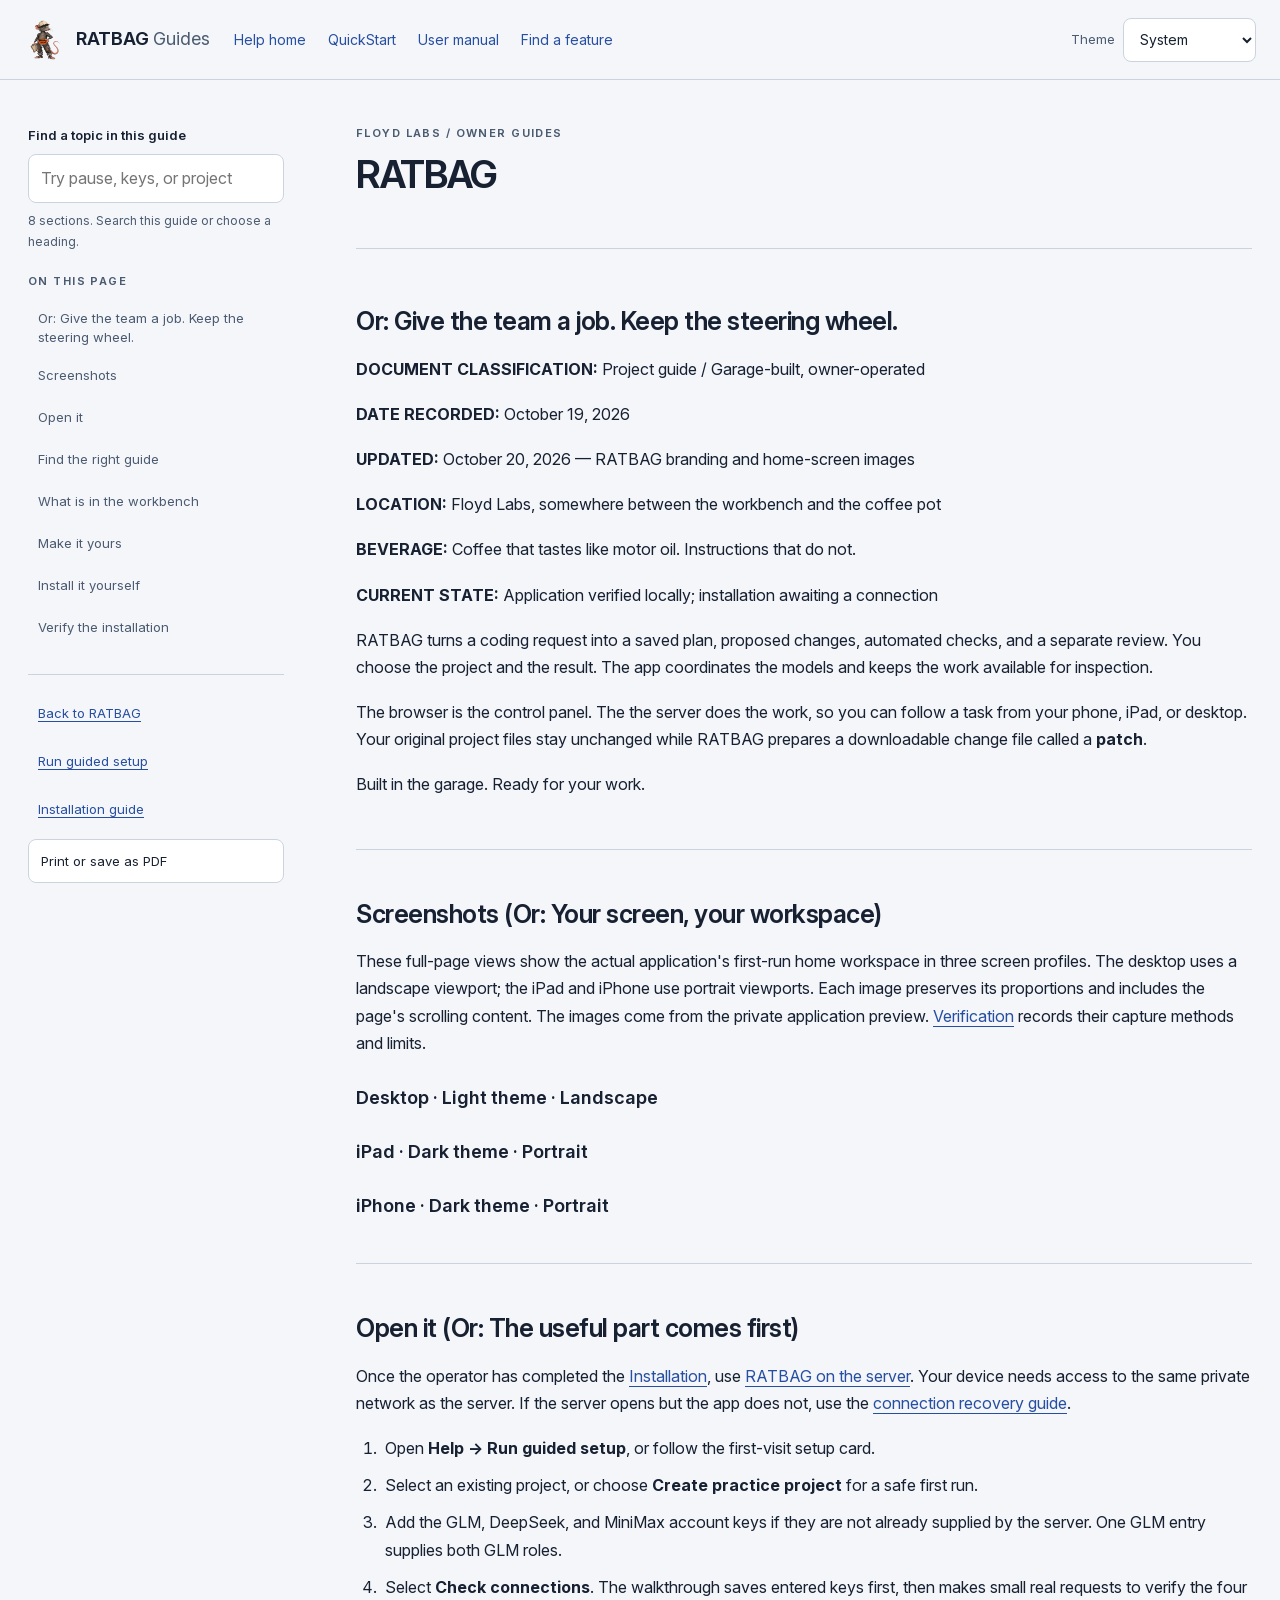
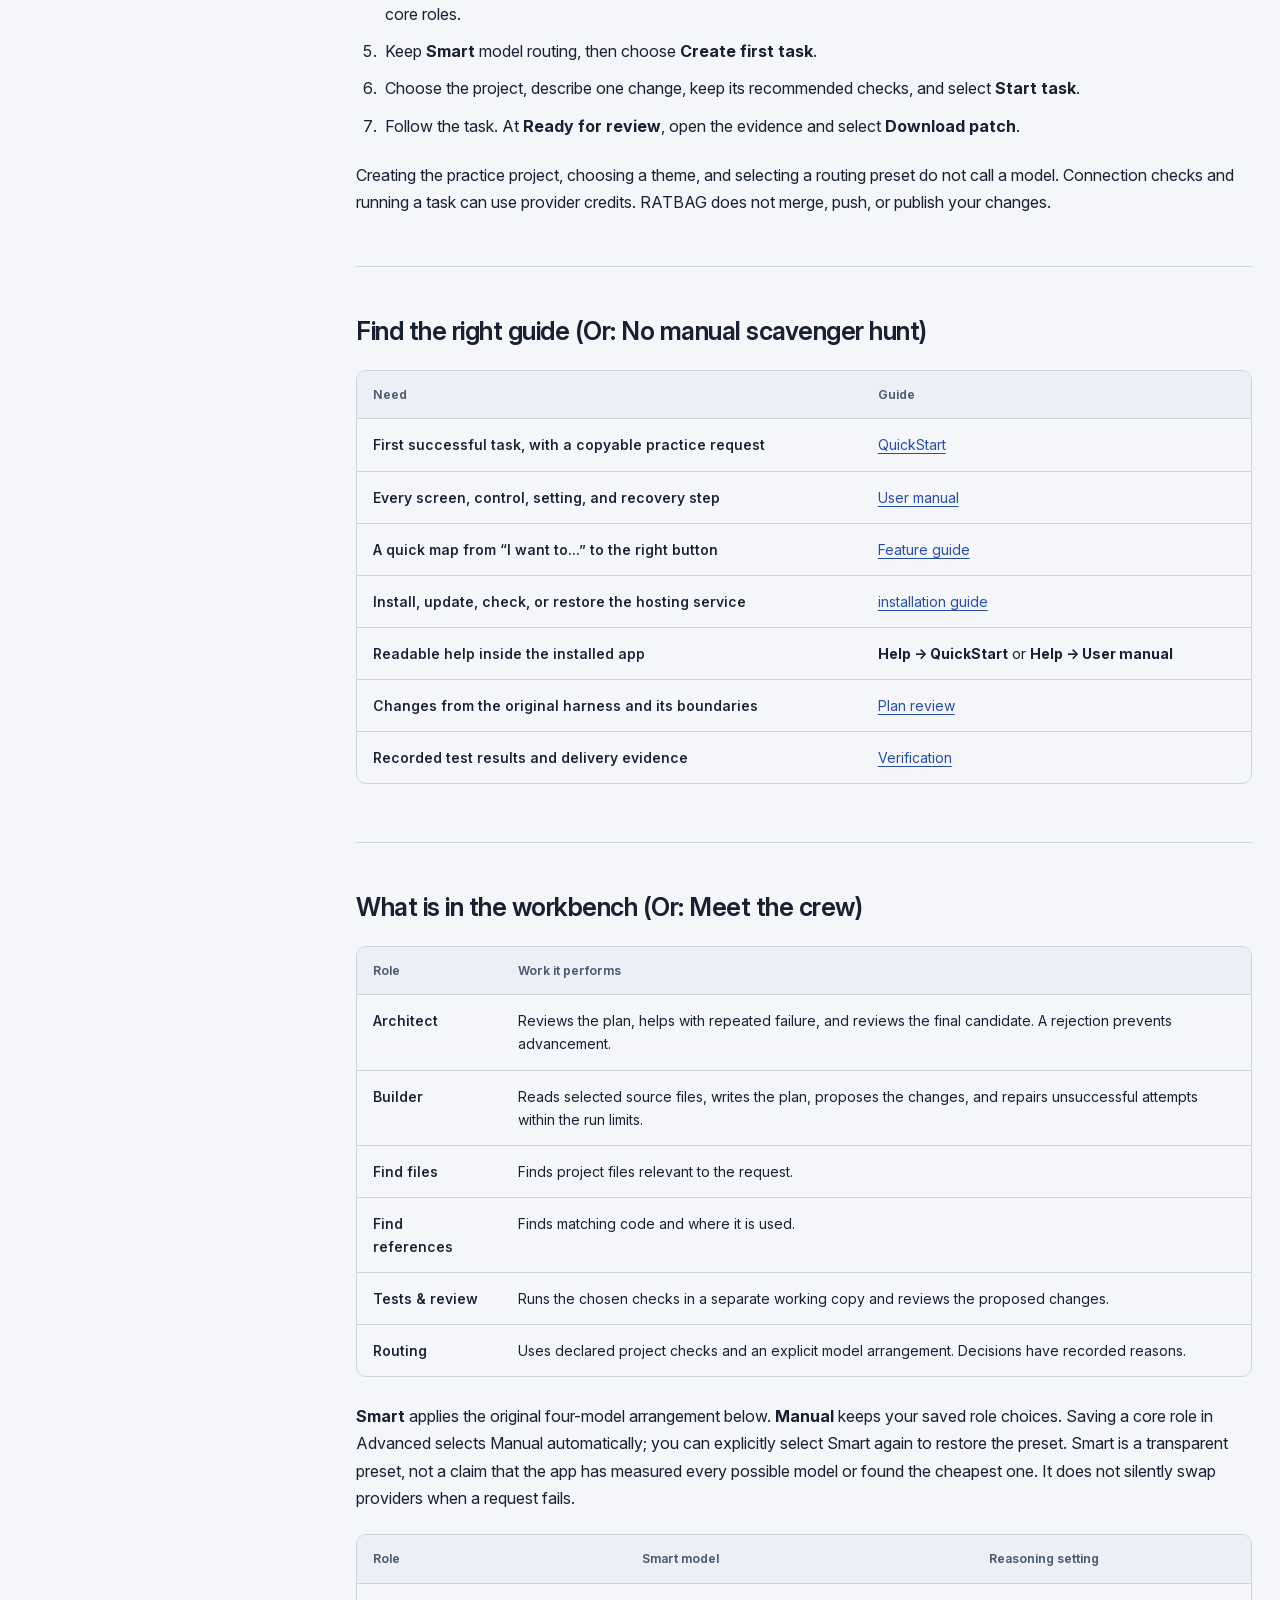
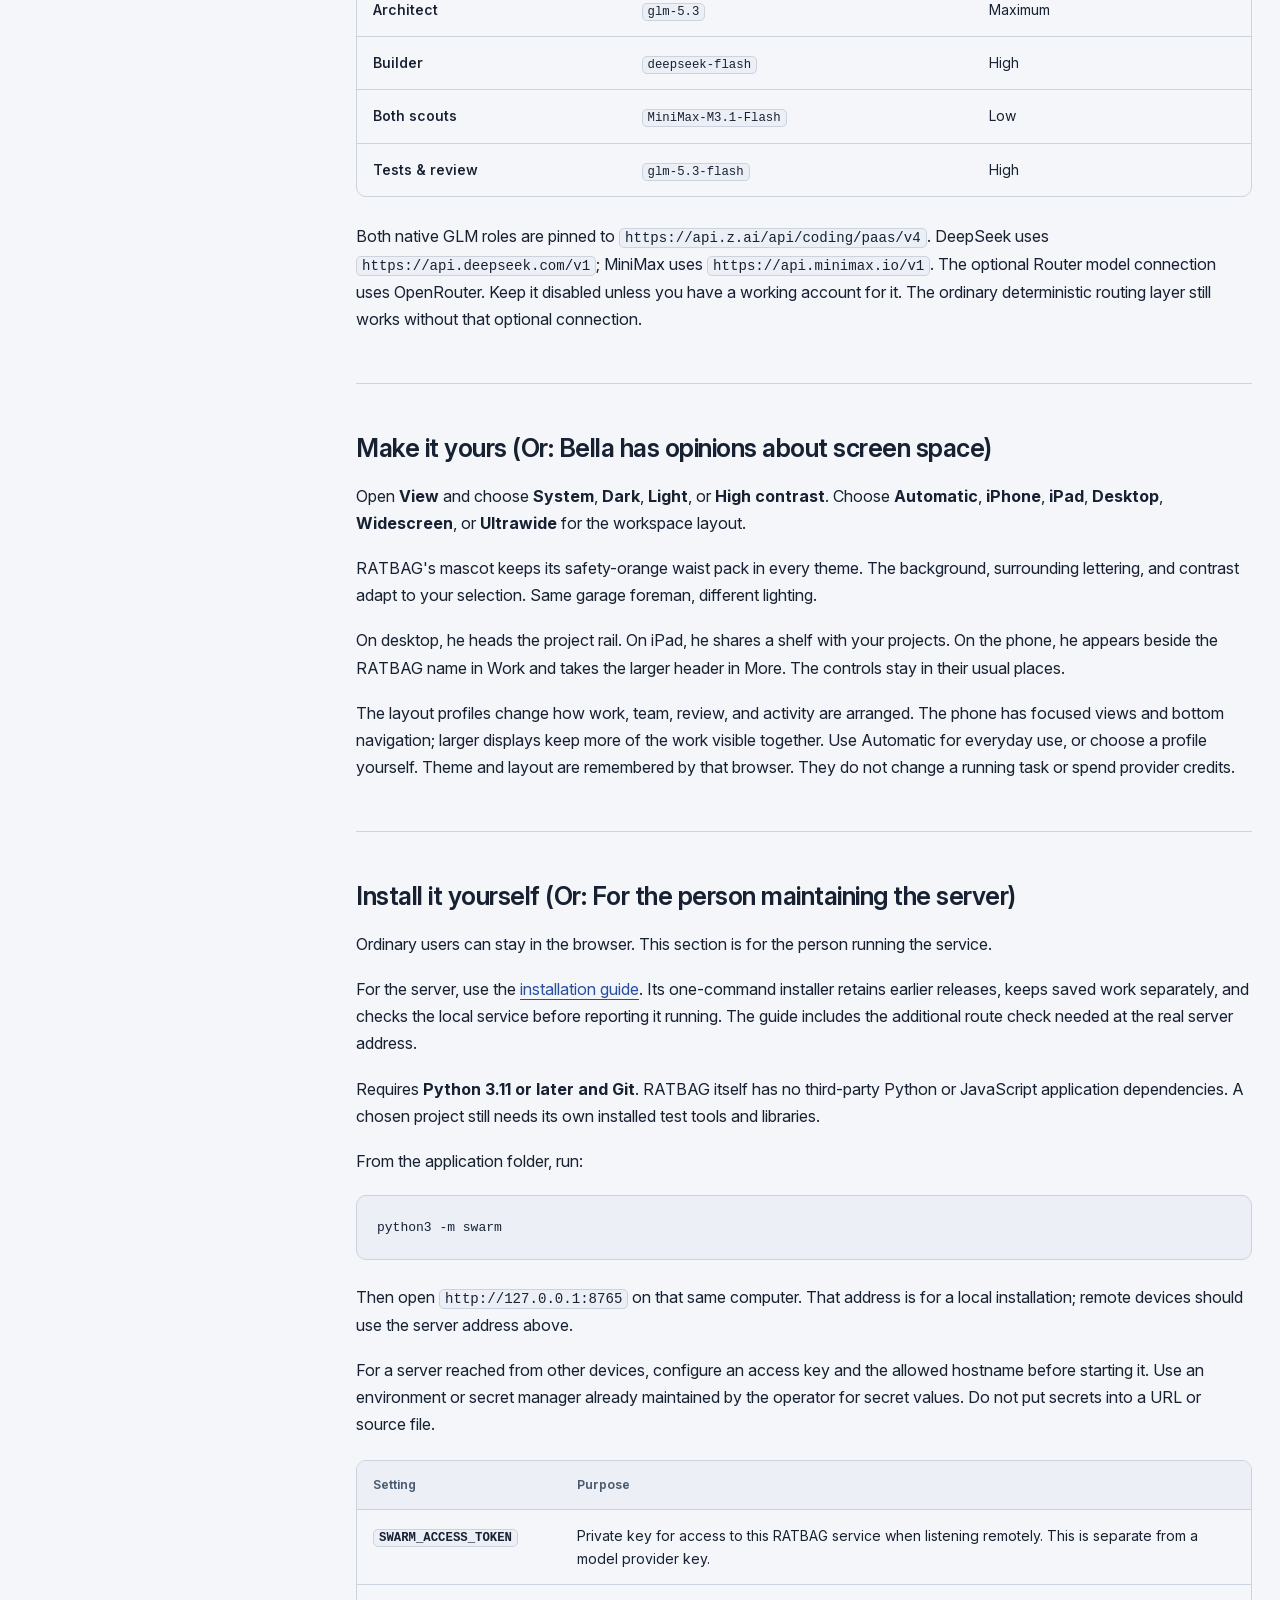
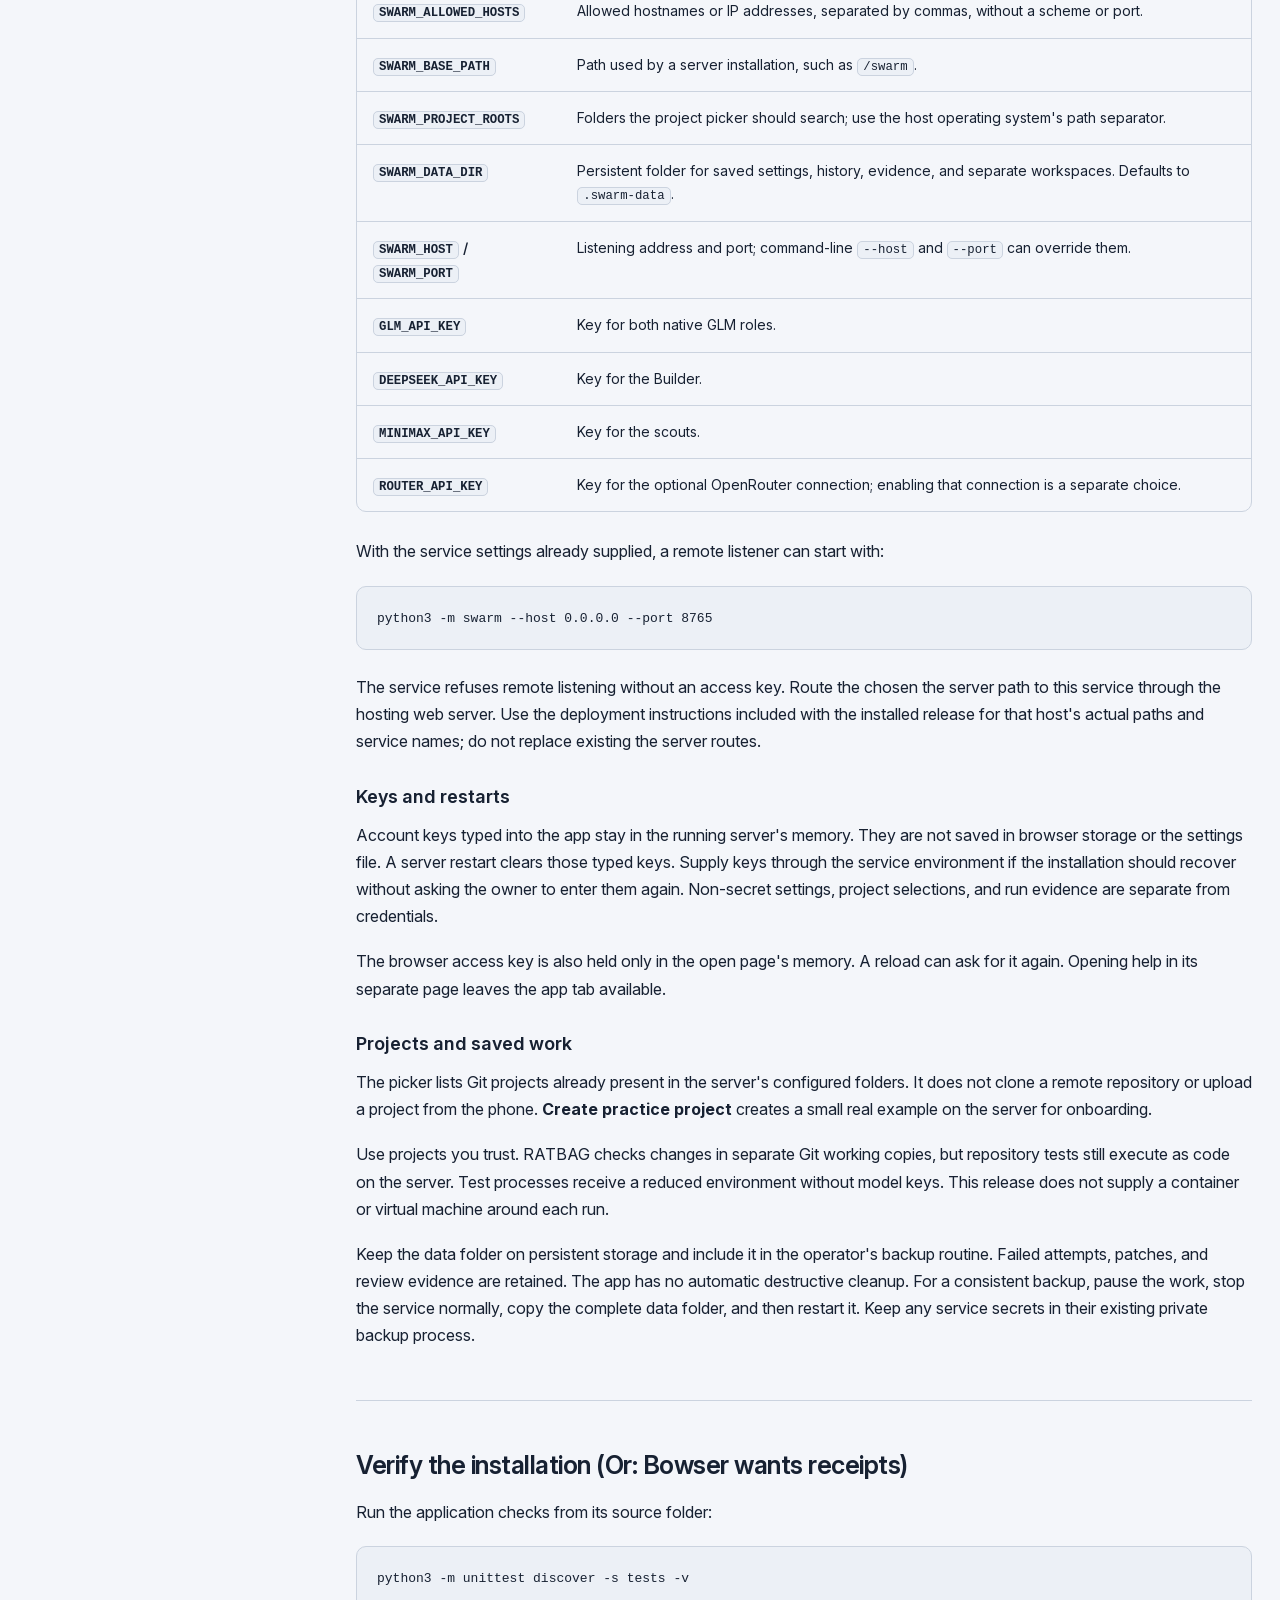
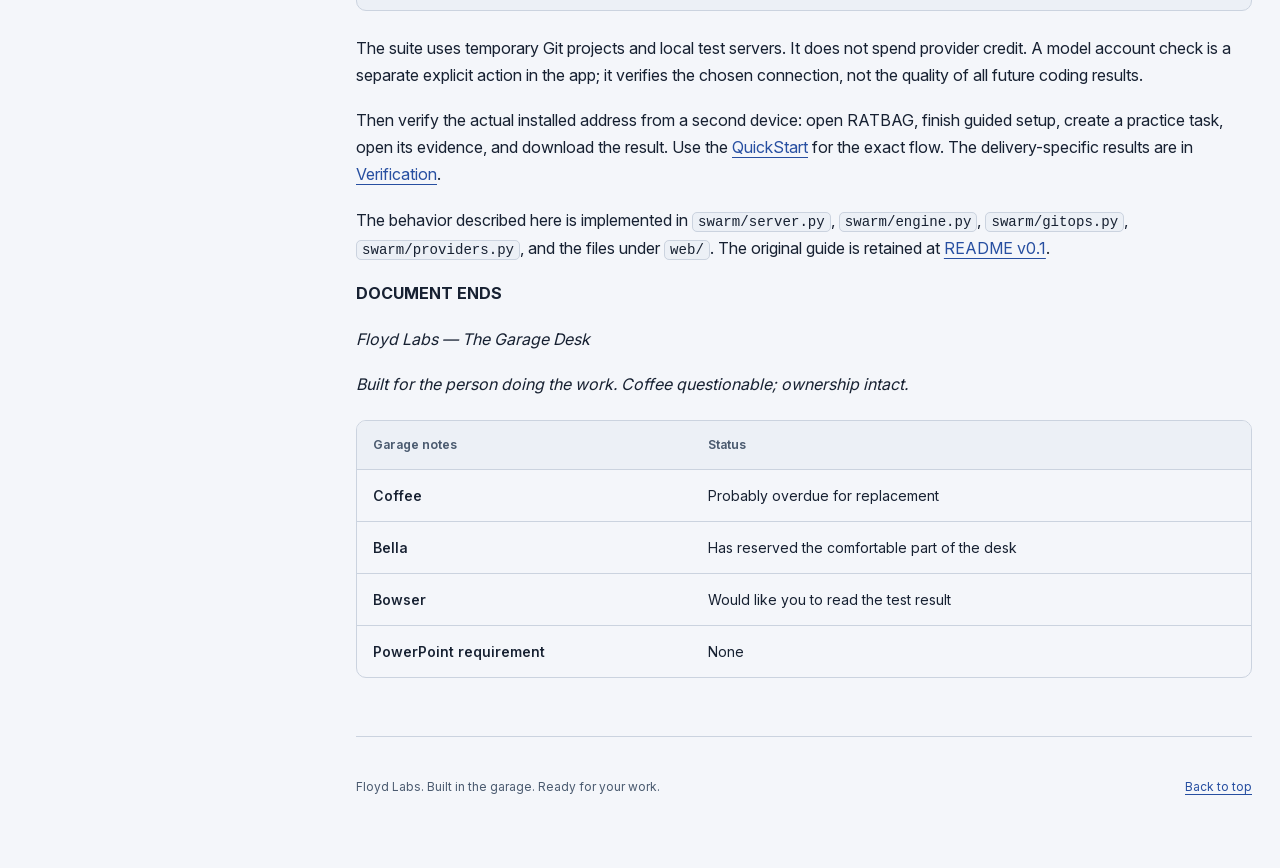
<file: web/help/operator.html>
<!doctype html>
<html lang="en">
<head>
<meta charset="utf-8">
<meta name="viewport" content="width=device-width, initial-scale=1, viewport-fit=cover">
<meta name="color-scheme" content="dark light">
<meta name="description" content="">
<title>RATBAG · Floyd Labs</title>
  <link rel="icon" href="../favicon.ico" sizes="any">
  <link rel="icon" type="image/svg+xml" href="../favicon.svg">
  <link rel="icon" type="image/png" sizes="32x32" href="../favicon-32x32.png">
  <link rel="icon" type="image/png" sizes="16x16" href="../favicon-16x16.png">
  <link rel="apple-touch-icon" sizes="180x180" href="../apple-touch-icon.png">
  <link rel="manifest" href="../manifest.webmanifest">
  <meta name="apple-mobile-web-app-capable" content="yes">
  <meta name="mobile-web-app-capable" content="yes">
  <meta name="apple-mobile-web-app-title" content="Ratbag">
<style>
@font-face{font-family:Inter;src:url('../assets/InterVariable.woff2') format('woff2');font-weight:100 900;font-style:normal;font-display:swap}
:root{color-scheme:light dark;--bg:#101318;--surface:#171c24;--raised:#1d2430;--text:#f4f6fa;--muted:#aeb8c7;--line:#343f50;--accent:#9db8ff;--accent-soft:#233756;--shadow:0 12px 36px #0002}
@media(prefers-color-scheme:light){:root:not([data-theme=dark]):not([data-theme=contrast]){color-scheme:light;--bg:#f4f6fa;--surface:#fff;--raised:#ecf0f6;--text:#172132;--muted:#4b5b70;--line:#cbd3df;--accent:#274fa1;--accent-soft:#e2ebff;--shadow:0 12px 36px #24365309}}
:root[data-theme=light]{color-scheme:light;--bg:#f4f6fa;--surface:#fff;--raised:#ecf0f6;--text:#172132;--muted:#4b5b70;--line:#cbd3df;--accent:#274fa1;--accent-soft:#e2ebff;--shadow:0 12px 36px #24365309}
:root[data-theme=dark]{color-scheme:dark}
:root[data-theme=contrast]{color-scheme:dark;--bg:#000;--surface:#080808;--raised:#151515;--text:#fff;--muted:#e1e6ee;--line:#9eabbd;--accent:#b8d2ff;--accent-soft:#14253f;--shadow:none}
*{box-sizing:border-box}html{scroll-padding-top:110px}body{margin:0;background:var(--bg);color:var(--text);font-family:Inter,-apple-system,BlinkMacSystemFont,"Segoe UI",sans-serif;font-size:16px;line-height:1.7;-webkit-text-size-adjust:100%}a{color:var(--accent);text-underline-offset:.22em;text-decoration-thickness:1px}a:hover{text-decoration-thickness:2px}button,input,select{font:inherit}button,select{min-height:44px}button,a,select,input{touch-action:manipulation}button{cursor:pointer}button,select,input{color:var(--text);background:var(--surface);border:1px solid var(--line);border-radius:8px}button,select{padding:8px 12px}button:hover{background:var(--raised)}:focus-visible{outline:3px solid var(--accent);outline-offset:4px;border-radius:4px}a:focus-visible{outline-offset:5px}.skip{position:fixed;left:16px;top:8px;z-index:9;transform:translateY(-200%);padding:10px 16px;background:var(--surface);border:1px solid var(--accent);border-radius:8px}.skip:focus{transform:none}[hidden]{display:none!important}
.topbar{position:sticky;top:0;z-index:3;display:flex;align-items:center;gap:24px;min-height:80px;padding:16px max(24px,env(safe-area-inset-left));border-bottom:1px solid var(--line);background:var(--bg)}.brand{display:flex;align-items:center;gap:10px;color:var(--text);font-size:18px;font-weight:650;text-decoration:none;white-space:nowrap}.brand img{width:42px;height:42px;flex:none;object-fit:contain;padding:0;border:0;border-radius:0;background:transparent;box-shadow:none}.brand span span{font-weight:400;color:var(--muted)}.topbar nav{display:flex;gap:22px;flex:1}.topbar nav a{font-size:14px;text-decoration:none;min-height:44px;display:flex;align-items:center}.theme-control{display:flex;align-items:center;gap:8px;font-size:13px;color:var(--muted)}.theme-control select{font-size:14px;min-width:112px}.back-link{white-space:nowrap}.layout{display:grid;grid-template-columns:264px minmax(0,900px);gap:64px;max-width:1312px;margin:auto;padding:44px 28px 88px}.sidebar{position:sticky;top:116px;align-self:start;max-height:calc(100dvh - 140px);overflow:auto;padding:0 8px 12px 0}.eyebrow{font-size:11px;letter-spacing:.13em;text-transform:uppercase;font-weight:650;color:var(--muted);margin:0 0 10px}.sidebar label{display:block;font-size:13px;font-weight:600;margin:0 0 8px}.search-row{position:relative}input[type=search]{width:100%;padding:10px 12px;min-height:46px;font-size:16px}#clear-search{margin-top:8px;width:100%;font-size:13px}.search-result{font-size:12px;color:var(--muted);min-height:22px;margin:8px 0 20px}.toc{display:flex;flex-direction:column;gap:2px;margin-bottom:24px}.toc a{display:block;border-radius:7px;padding:8px 10px;font-size:13px;color:var(--muted);line-height:1.5;text-decoration:none;min-height:40px}.toc a:hover,.toc a[aria-current=true]{background:var(--raised);color:var(--text)}.side-actions{border-top:1px solid var(--line);padding-top:20px;display:grid;gap:10px}.side-actions a{font-size:13px;display:block;padding:7px 10px;min-height:38px}.side-actions button{font-size:13px;text-align:left}.content{min-width:0}.hero{padding-bottom:34px;border-bottom:1px solid var(--line);margin-bottom:26px}.hero h1{font-size:clamp(30px,3vw,42px);line-height:1.13;letter-spacing:-.035em;margin:6px 0 18px;font-weight:650}.subtitle{font-size:18px;line-height:1.55;margin:0;color:var(--muted);max-width:660px}.doc-meta{margin-top:24px;font-size:12px;color:var(--muted)}.doc-meta summary{cursor:pointer;display:list-item;min-height:32px;padding:4px 0}.doc-meta p{margin:9px 0}.section{padding:12px 0 32px;border-bottom:1px solid var(--line);margin-bottom:18px;scroll-margin-top:112px;overflow-wrap:anywhere}.section:last-child{border-bottom:0}.section h2{font-size:25px;line-height:1.3;letter-spacing:-.02em;margin:18px 0 18px;font-weight:620}.section h3{font-size:18px;line-height:1.45;margin:28px 0 12px;font-weight:620}.section p{margin:0 0 18px}.section ol,.section ul{padding-left:25px;margin:0 0 22px}.section li{padding-left:4px;margin:0 0 10px}.section code{font-family:ui-monospace,SFMono-Regular,Consolas,monospace;font-size:.88em;border:1px solid var(--line);border-radius:5px;background:var(--raised);padding:1px 5px;overflow-wrap:anywhere}.section pre{padding:18px 20px;margin:20px 0 24px;border:1px solid var(--line);border-radius:10px;background:var(--raised);white-space:pre-wrap;overflow-wrap:anywhere;line-height:1.65}.section pre code{padding:0;border:0;font-size:13px;white-space:pre-wrap}.section blockquote{margin:20px 0 24px;padding:18px 22px;background:var(--raised);border-left:3px solid var(--accent);border-radius:0 10px 10px 0}.section blockquote p:last-child{margin:0}.table-scroll{overflow-x:auto;margin:22px 0 26px;border:1px solid var(--line);border-radius:10px;scrollbar-color:var(--line) var(--surface)}table{width:100%;border-collapse:collapse;font-size:14px;line-height:1.65}th{background:var(--raised);font-size:12px;font-weight:650;text-align:left;color:var(--muted)}td,th{padding:14px 16px;vertical-align:top;min-width:135px;border-bottom:1px solid var(--line)}td:first-child{font-weight:560}tr:last-child td{border-bottom:0}td code{font-size:12px}hr{border:0;border-top:1px solid var(--line);margin:30px 0}.doc-footer{margin-top:40px;color:var(--muted);font-size:12px;display:flex;justify-content:space-between;gap:20px}.home-grid{display:grid;grid-template-columns:1fr 1fr;gap:18px;margin:26px 0}.guide-card{display:flex;flex-direction:column;align-items:start;padding:26px;border:1px solid var(--line);border-radius:12px;background:var(--surface);box-shadow:var(--shadow);text-decoration:none;color:var(--text);min-height:180px;transition:border-color 160ms,transform 160ms}.guide-card:hover{border-color:var(--accent);transform:translateY(-2px)}.guide-card strong{font-size:20px;margin:0 0 10px}.guide-card p{font-size:14px;color:var(--muted);margin:0 0 18px}.guide-card .read{font-size:13px;color:var(--accent);margin-top:auto}.callout{padding:22px 24px;border:1px solid var(--line);border-radius:12px;background:var(--surface);margin:22px 0}.callout p:last-child{margin:0}.cta{display:inline-flex;align-items:center;justify-content:center;gap:9px;min-height:46px;padding:9px 16px;border:1px solid var(--accent);border-radius:8px;background:var(--accent-soft);font-size:14px;font-weight:600;text-decoration:none;color:var(--text)}.no-results{padding:24px;border:1px solid var(--line);border-radius:10px;background:var(--surface)}.no-results p{color:var(--muted);margin:4px 0 0}
@media(min-width:1800px){.layout{grid-template-columns:290px minmax(0,950px);max-width:1450px;gap:100px}.topbar{padding-left:max(32px,calc((100vw - 1394px)/2));padding-right:max(32px,calc((100vw - 1394px)/2))}}
@media(max-width:1000px){.layout{grid-template-columns:210px minmax(0,1fr);gap:32px;padding:32px 24px}.topbar{gap:16px}.topbar nav{gap:16px}.topbar nav .optional-nav{display:none}.section h2{font-size:23px}.sidebar{top:110px}.home-grid{grid-template-columns:1fr}}
@media(max-width:720px){.topbar{min-height:72px;padding:12px max(16px,env(safe-area-inset-left));gap:12px;flex-wrap:wrap}.brand{font-size:17px;flex:1}.topbar nav{order:3;flex-basis:100%;gap:22px;overflow:auto}.topbar nav a{font-size:13px;min-height:32px}.theme-control>span{position:absolute;width:1px;height:1px;clip-path:inset(50%);overflow:hidden}.theme-control select{font-size:13px;min-width:112px;min-height:42px}.layout{display:block;padding:26px max(18px,env(safe-area-inset-left)) 56px}.sidebar{position:relative;top:auto;max-height:none;padding:0;margin-bottom:30px}.toc{display:grid;grid-template-columns:1fr 1fr;gap:3px;max-height:210px;overflow:auto;padding-bottom:8px}.toc a{font-size:12px;border:1px solid var(--line);min-height:44px}.side-actions{display:flex;flex-wrap:wrap;align-items:center;gap:10px;padding-top:14px}.side-actions a,.side-actions button{font-size:12px;min-height:42px}.search-result{margin:8px 0 12px}.hero{padding-bottom:24px}.hero h1{font-size:31px}.subtitle{font-size:17px}.section{scroll-margin-top:142px;padding-bottom:24px}.section h2{font-size:23px}.section p,.section li{font-size:16px}.section blockquote{padding:16px}.table-scroll{margin:18px 0 22px}table{font-size:13px}td,th{padding:12px;min-width:128px}.doc-footer{display:block}.home-grid{grid-template-columns:1fr}.guide-card{min-height:0;padding:22px}.guide-card .read{margin-top:0}}
@media(prefers-reduced-motion:reduce){*,*::before,*::after{scroll-behavior:auto!important;transition:none!important}}
@media print{:root{--bg:#fff;--surface:#fff;--raised:#f1f2f4;--text:#000;--muted:#333;--line:#aaa;--accent:#123d81;--shadow:none}.topbar,.sidebar,.skip,.theme-control,.doc-meta,.doc-footer,.no-results{display:none!important}.layout{display:block;max-width:none;padding:0}.hero h1{font-size:26pt}.subtitle{font-size:12pt}.hero{margin-bottom:18pt}.section{display:block!important;border:0;break-inside:auto;margin:0;padding:0 0 12pt}.section h2{font-size:17pt;break-after:avoid}.section h3{break-after:avoid}.section p,.section li,table{font-size:10pt}.table-scroll{overflow:visible;border-radius:0}tr{break-inside:avoid}a{color:#000;text-decoration:underline}pre,blockquote{break-inside:avoid}.home-grid{display:block}.guide-card{break-inside:avoid;margin-bottom:12pt}}

.screen-capture{margin:16px 0 28px}.screen-capture img{display:block;max-width:100%;height:auto;border:1px solid var(--line);border-radius:9px}
</style>
<script src="help.js" defer></script>
</head>
<body>
<a class="skip" href="#guide-content">Skip to guide</a>
<header class="topbar"><a class="brand" href="index.html" aria-label="RATBAG help home"><img src="../assets/ratbag-mascot.png" alt="" width="42" height="42" decoding="async"><span>RATBAG <span>Guides</span></span></a><nav aria-label="Help pages"><a href="index.html">Help home</a><a href="quickstart.html">QuickStart</a><a href="manual.html">User manual</a><a href="features.html" class="optional-nav">Find a feature</a></nav><label class="theme-control"><span>Theme</span><select id="help-theme"><option value="system">System</option><option value="dark">Dark</option><option value="light">Light</option><option value="contrast">High contrast</option></select></label></header>
<div class="layout"><aside class="sidebar" aria-label="Guide contents"><div id="search-controls" hidden><label for="help-search">Find a topic in this guide</label><div class="search-row"><input id="help-search" type="search" placeholder="Try pause, keys, or project" autocomplete="off" aria-controls="guide-content"></div><button id="clear-search" type="button" hidden>Clear search</button><p class="search-result" id="search-result" aria-live="polite"></p></div><p class="eyebrow">On this page</p><nav class="toc" aria-label="Sections"><a href="#or-give-the-team-a-job-keep-the-steering-wheel" data-section-link="or-give-the-team-a-job-keep-the-steering-wheel">Or: Give the team a job. Keep the steering wheel.</a>
<a href="#screenshots-or-your-screen-your-workspace" data-section-link="screenshots-or-your-screen-your-workspace">Screenshots</a>
<a href="#open-it-or-the-useful-part-comes-first" data-section-link="open-it-or-the-useful-part-comes-first">Open it</a>
<a href="#find-the-right-guide-or-no-manual-scavenger-hunt" data-section-link="find-the-right-guide-or-no-manual-scavenger-hunt">Find the right guide</a>
<a href="#what-is-in-the-workbench-or-meet-the-crew" data-section-link="what-is-in-the-workbench-or-meet-the-crew">What is in the workbench</a>
<a href="#make-it-yours-or-bella-has-opinions-about-screen-space" data-section-link="make-it-yours-or-bella-has-opinions-about-screen-space">Make it yours</a>
<a href="#install-it-yourself-or-for-the-person-maintaining-the server" data-section-link="install-it-yourself-or-for-the-person-maintaining-the server">Install it yourself</a>
<a href="#verify-the-installation-or-bowser-wants-receipts" data-section-link="verify-the-installation-or-bowser-wants-receipts">Verify the installation</a>
<a href="#release-evidence" data-section-link="release-evidence">Release evidence</a></nav><div class="side-actions"><a class="back-link" href="../">Back to RATBAG</a><a href="../#setup">Run guided setup</a><a href="../../README.md#install">Installation guide</a><button id="print-guide" type="button" hidden>Print or save as PDF</button></div></aside><main class="content" id="guide-content" tabindex="-1"><div class="hero"><p class="eyebrow">Floyd Labs / Owner guides</p><h1>RATBAG</h1><p class="subtitle"></p></div><div class="no-results" id="no-results" role="status" hidden><strong>No matching section.</strong><p>Try a shorter word, or clear the search to show the full guide.</p></div><section class="section" data-help-section id="or-give-the-team-a-job-keep-the-steering-wheel"><h2>Or: Give the team a job. Keep the steering wheel.</h2><p><strong>DOCUMENT CLASSIFICATION:</strong> Project guide / Garage-built, owner-operated</p>
<p><strong>DATE RECORDED:</strong> October 19, 2026</p>
<p><strong>UPDATED:</strong> October 20, 2026 — RATBAG branding and home-screen images</p>
<p><strong>LOCATION:</strong> Floyd Labs, somewhere between the workbench and the coffee pot</p>
<p><strong>BEVERAGE:</strong> Coffee that tastes like motor oil. Instructions that do not.</p>
<p><strong>CURRENT STATE:</strong> Application verified locally; installation awaiting a connection</p>
<p>RATBAG turns a coding request into a saved plan, proposed changes, automated checks, and a separate review. You choose the project and the result. The app coordinates the models and keeps the work available for inspection.</p>
<p>The browser is the control panel. The the server does the work, so you can follow a task from your phone, iPad, or desktop. Your original project files stay unchanged while RATBAG prepares a downloadable change file called a <strong>patch</strong>.</p>
<p>Built in the garage. Ready for your work.</p></section>
<section class="section" data-help-section id="screenshots-or-your-screen-your-workspace"><h2>Screenshots (Or: Your screen, your workspace)</h2><p>These full-page views show the actual application&#x27;s first-run home workspace in three screen profiles. The desktop uses a landscape viewport; the iPad and iPhone use portrait viewports. Each image preserves its proportions and includes the page&#x27;s scrolling content. The images come from the private application preview. <a href="operator.html#release-evidence">Verification</a> records their capture methods and limits.</p>
<h3>Desktop · Light theme · Landscape</h3>

<h3>iPad · Dark theme · Portrait</h3>

<h3>iPhone · Dark theme · Portrait</h3>
</section>
<section class="section" data-help-section id="open-it-or-the-useful-part-comes-first"><h2>Open it (Or: The useful part comes first)</h2><p>Once the operator has completed the <a href="../../README.md#install">Installation</a>, use <a href="http://127.0.0.1:8765/">RATBAG on the server</a>. Your device needs access to the same private network as the server. If the server opens but the app does not, use the <a href="manual.html#connection-recovery">connection recovery guide</a>.</p>
<ol><li>Open <strong>Help → Run guided setup</strong>, or follow the first-visit setup card.</li><li>Select an existing project, or choose <strong>Create practice project</strong> for a safe first run.</li><li>Add the GLM, DeepSeek, and MiniMax account keys if they are not already supplied by the server. One GLM entry supplies both GLM roles.</li><li>Select <strong>Check connections</strong>. The walkthrough saves entered keys first, then makes small real requests to verify the four core roles.</li><li>Keep <strong>Smart</strong> model routing, then choose <strong>Create first task</strong>.</li><li>Choose the project, describe one change, keep its recommended checks, and select <strong>Start task</strong>.</li><li>Follow the task. At <strong>Ready for review</strong>, open the evidence and select <strong>Download patch</strong>.</li></ol>
<p>Creating the practice project, choosing a theme, and selecting a routing preset do not call a model. Connection checks and running a task can use provider credits. RATBAG does not merge, push, or publish your changes.</p></section>
<section class="section" data-help-section id="find-the-right-guide-or-no-manual-scavenger-hunt"><h2>Find the right guide (Or: No manual scavenger hunt)</h2><div class="table-scroll" tabindex="0" role="region" aria-label="Reference table"><table><thead><tr><th scope="col">Need</th><th scope="col">Guide</th></tr></thead><tbody><tr><td>First successful task, with a copyable practice request</td><td><a href="quickstart.html">QuickStart</a></td></tr><tr><td>Every screen, control, setting, and recovery step</td><td><a href="manual.html">User manual</a></td></tr><tr><td>A quick map from “I want to…” to the right button</td><td><a href="features.html">Feature guide</a></td></tr><tr><td>Install, update, check, or restore the hosting service</td><td><a href="../../README.md#install">installation guide</a></td></tr><tr><td>Readable help inside the installed app</td><td><strong>Help → QuickStart</strong> or <strong>Help → User manual</strong></td></tr><tr><td>Changes from the original harness and its boundaries</td><td><a href="operator.html#release-evidence">Plan review</a></td></tr><tr><td>Recorded test results and delivery evidence</td><td><a href="operator.html#release-evidence">Verification</a></td></tr></tbody></table></div></section>
<section class="section" data-help-section id="what-is-in-the-workbench-or-meet-the-crew"><h2>What is in the workbench (Or: Meet the crew)</h2><div class="table-scroll" tabindex="0" role="region" aria-label="Reference table"><table><thead><tr><th scope="col">Role</th><th scope="col">Work it performs</th></tr></thead><tbody><tr><td>Architect</td><td>Reviews the plan, helps with repeated failure, and reviews the final candidate. A rejection prevents advancement.</td></tr><tr><td>Builder</td><td>Reads selected source files, writes the plan, proposes the changes, and repairs unsuccessful attempts within the run limits.</td></tr><tr><td>Find files</td><td>Finds project files relevant to the request.</td></tr><tr><td>Find references</td><td>Finds matching code and where it is used.</td></tr><tr><td>Tests &amp; review</td><td>Runs the chosen checks in a separate working copy and reviews the proposed changes.</td></tr><tr><td>Routing</td><td>Uses declared project checks and an explicit model arrangement. Decisions have recorded reasons.</td></tr></tbody></table></div>
<p><strong>Smart</strong> applies the original four-model arrangement below. <strong>Manual</strong> keeps your saved role choices. Saving a core role in Advanced selects Manual automatically; you can explicitly select Smart again to restore the preset. Smart is a transparent preset, not a claim that the app has measured every possible model or found the cheapest one. It does not silently swap providers when a request fails.</p>
<div class="table-scroll" tabindex="0" role="region" aria-label="Reference table"><table><thead><tr><th scope="col">Role</th><th scope="col">Smart model</th><th scope="col">Reasoning setting</th></tr></thead><tbody><tr><td>Architect</td><td><code>glm-5.3</code></td><td>Maximum</td></tr><tr><td>Builder</td><td><code>deepseek-flash</code></td><td>High</td></tr><tr><td>Both scouts</td><td><code>MiniMax-M3.1-Flash</code></td><td>Low</td></tr><tr><td>Tests &amp; review</td><td><code>glm-5.3-flash</code></td><td>High</td></tr></tbody></table></div>
<p>Both native GLM roles are pinned to <code>https://api.z.ai/api/coding/paas/v4</code>. DeepSeek uses <code>https://api.deepseek.com/v1</code>; MiniMax uses <code>https://api.minimax.io/v1</code>. The optional Router model connection uses OpenRouter. Keep it disabled unless you have a working account for it. The ordinary deterministic routing layer still works without that optional connection.</p></section>
<section class="section" data-help-section id="make-it-yours-or-bella-has-opinions-about-screen-space"><h2>Make it yours (Or: Bella has opinions about screen space)</h2><p>Open <strong>View</strong> and choose <strong>System</strong>, <strong>Dark</strong>, <strong>Light</strong>, or <strong>High contrast</strong>. Choose <strong>Automatic</strong>, <strong>iPhone</strong>, <strong>iPad</strong>, <strong>Desktop</strong>, <strong>Widescreen</strong>, or <strong>Ultrawide</strong> for the workspace layout.</p>
<p>RATBAG&#x27;s mascot keeps its safety-orange waist pack in every theme. The background, surrounding lettering, and contrast adapt to your selection. Same garage foreman, different lighting.</p>
<p>On desktop, he heads the project rail. On iPad, he shares a shelf with your projects. On the phone, he appears beside the RATBAG name in Work and takes the larger header in More. The controls stay in their usual places.</p>
<p>The layout profiles change how work, team, review, and activity are arranged. The phone has focused views and bottom navigation; larger displays keep more of the work visible together. Use Automatic for everyday use, or choose a profile yourself. Theme and layout are remembered by that browser. They do not change a running task or spend provider credits.</p></section>
<section class="section" data-help-section id="install-it-yourself-or-for-the-person-maintaining-the server"><h2>Install it yourself (Or: For the person maintaining the server)</h2><p>Ordinary users can stay in the browser. This section is for the person running the service.</p>
<p>For the server, use the <a href="../../README.md#install">installation guide</a>. Its one-command installer retains earlier releases, keeps saved work separately, and checks the local service before reporting it running. The guide includes the additional route check needed at the real server address.</p>
<p>Requires <strong>Python 3.11 or later and Git</strong>. RATBAG itself has no third-party Python or JavaScript application dependencies. A chosen project still needs its own installed test tools and libraries.</p>
<p>From the application folder, run:</p>
<pre><code>python3 -m swarm</code></pre>
<p>Then open <code>http://127.0.0.1:8765</code> on that same computer. That address is for a local installation; remote devices should use the server address above.</p>
<p>For a server reached from other devices, configure an access key and the allowed hostname before starting it. Use an environment or secret manager already maintained by the operator for secret values. Do not put secrets into a URL or source file.</p>
<div class="table-scroll" tabindex="0" role="region" aria-label="Reference table"><table><thead><tr><th scope="col">Setting</th><th scope="col">Purpose</th></tr></thead><tbody><tr><td><code>SWARM_ACCESS_TOKEN</code></td><td>Private key for access to this RATBAG service when listening remotely. This is separate from a model provider key.</td></tr><tr><td><code>SWARM_ALLOWED_HOSTS</code></td><td>Allowed hostnames or IP addresses, separated by commas, without a scheme or port.</td></tr><tr><td><code>SWARM_BASE_PATH</code></td><td>Path used by a server installation, such as <code>/swarm</code>.</td></tr><tr><td><code>SWARM_PROJECT_ROOTS</code></td><td>Folders the project picker should search; use the host operating system&#x27;s path separator.</td></tr><tr><td><code>SWARM_DATA_DIR</code></td><td>Persistent folder for saved settings, history, evidence, and separate workspaces. Defaults to <code>.swarm-data</code>.</td></tr><tr><td><code>SWARM_HOST</code> / <code>SWARM_PORT</code></td><td>Listening address and port; command-line <code>--host</code> and <code>--port</code> can override them.</td></tr><tr><td><code>GLM_API_KEY</code></td><td>Key for both native GLM roles.</td></tr><tr><td><code>DEEPSEEK_API_KEY</code></td><td>Key for the Builder.</td></tr><tr><td><code>MINIMAX_API_KEY</code></td><td>Key for the scouts.</td></tr><tr><td><code>ROUTER_API_KEY</code></td><td>Key for the optional OpenRouter connection; enabling that connection is a separate choice.</td></tr></tbody></table></div>
<p>With the service settings already supplied, a remote listener can start with:</p>
<pre><code>python3 -m swarm --host 0.0.0.0 --port 8765</code></pre>
<p>The service refuses remote listening without an access key. Route the chosen the server path to this service through the hosting web server. Use the deployment instructions included with the installed release for that host&#x27;s actual paths and service names; do not replace existing the server routes.</p>
<h3>Keys and restarts</h3>
<p>Account keys typed into the app stay in the running server&#x27;s memory. They are not saved in browser storage or the settings file. A server restart clears those typed keys. Supply keys through the service environment if the installation should recover without asking the owner to enter them again. Non-secret settings, project selections, and run evidence are separate from credentials.</p>
<p>The browser access key is also held only in the open page&#x27;s memory. A reload can ask for it again. Opening help in its separate page leaves the app tab available.</p>
<h3>Projects and saved work</h3>
<p>The picker lists Git projects already present in the server&#x27;s configured folders. It does not clone a remote repository or upload a project from the phone. <strong>Create practice project</strong> creates a small real example on the server for onboarding.</p>
<p>Use projects you trust. RATBAG checks changes in separate Git working copies, but repository tests still execute as code on the server. Test processes receive a reduced environment without model keys. This release does not supply a container or virtual machine around each run.</p>
<p>Keep the data folder on persistent storage and include it in the operator&#x27;s backup routine. Failed attempts, patches, and review evidence are retained. The app has no automatic destructive cleanup. For a consistent backup, pause the work, stop the service normally, copy the complete data folder, and then restart it. Keep any service secrets in their existing private backup process.</p></section>
<section class="section" data-help-section id="verify-the-installation-or-bowser-wants-receipts"><h2>Verify the installation (Or: Bowser wants receipts)</h2><p>Run the application checks from its source folder:</p>
<pre><code>python3 -m unittest discover -s tests -v</code></pre>
<p>The suite uses temporary Git projects and local test servers. It does not spend provider credit. A model account check is a separate explicit action in the app; it verifies the chosen connection, not the quality of all future coding results.</p>
<p>Then verify the actual installed address from a second device: open RATBAG, finish guided setup, create a practice task, open its evidence, and download the result. Use the <a href="quickstart.html">QuickStart</a> for the exact flow. The delivery-specific results are in <a href="operator.html#release-evidence">Verification</a>.</p>
<p>The behavior described here is implemented in <code>swarm/server.py</code>, <code>swarm/engine.py</code>, <code>swarm/gitops.py</code>, <code>swarm/providers.py</code>, and the files under <code>web/</code>. The original guide is retained at <a href="operator.html#release-evidence">README v0.1</a>.</p>
<p><strong>DOCUMENT ENDS</strong></p>
<p><em>Floyd Labs — The Garage Desk</em></p>
<p><em>Built for the person doing the work. Coffee questionable; ownership intact.</em></p>
<div class="table-scroll" tabindex="0" role="region" aria-label="Reference table"><table><thead><tr><th scope="col">Garage notes</th><th scope="col">Status</th></tr></thead><tbody><tr><td>Coffee</td><td>Probably overdue for replacement</td></tr><tr><td>Bella</td><td>Has reserved the comfortable part of the desk</td></tr><tr><td>Bowser</td><td>Would like you to read the test result</td></tr><tr><td>PowerPoint requirement</td><td>None</td></tr></tbody></table></div></section>
<footer class="doc-footer"><span>Floyd Labs. Built in the garage. Ready for your work.</span><a href="#guide-content">Back to top</a></footer></main></div>
</body>
</html>
</file>
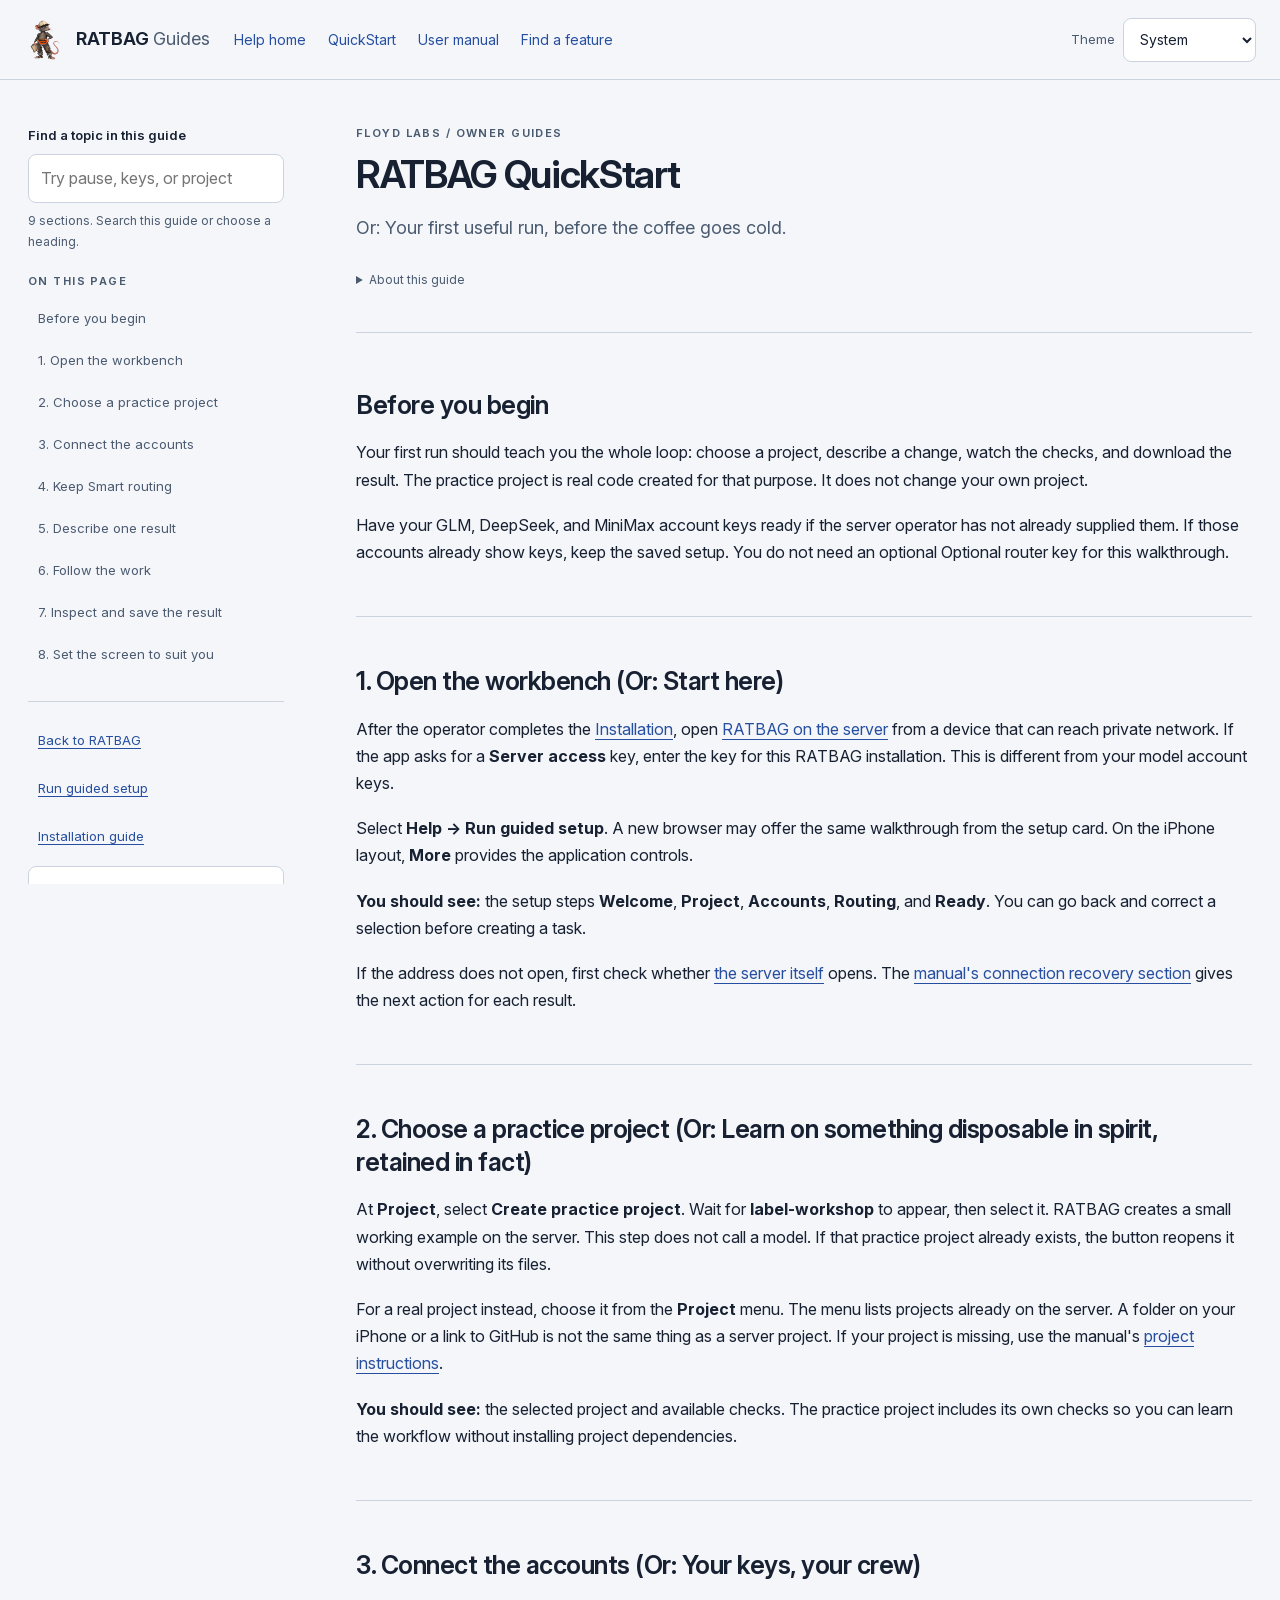
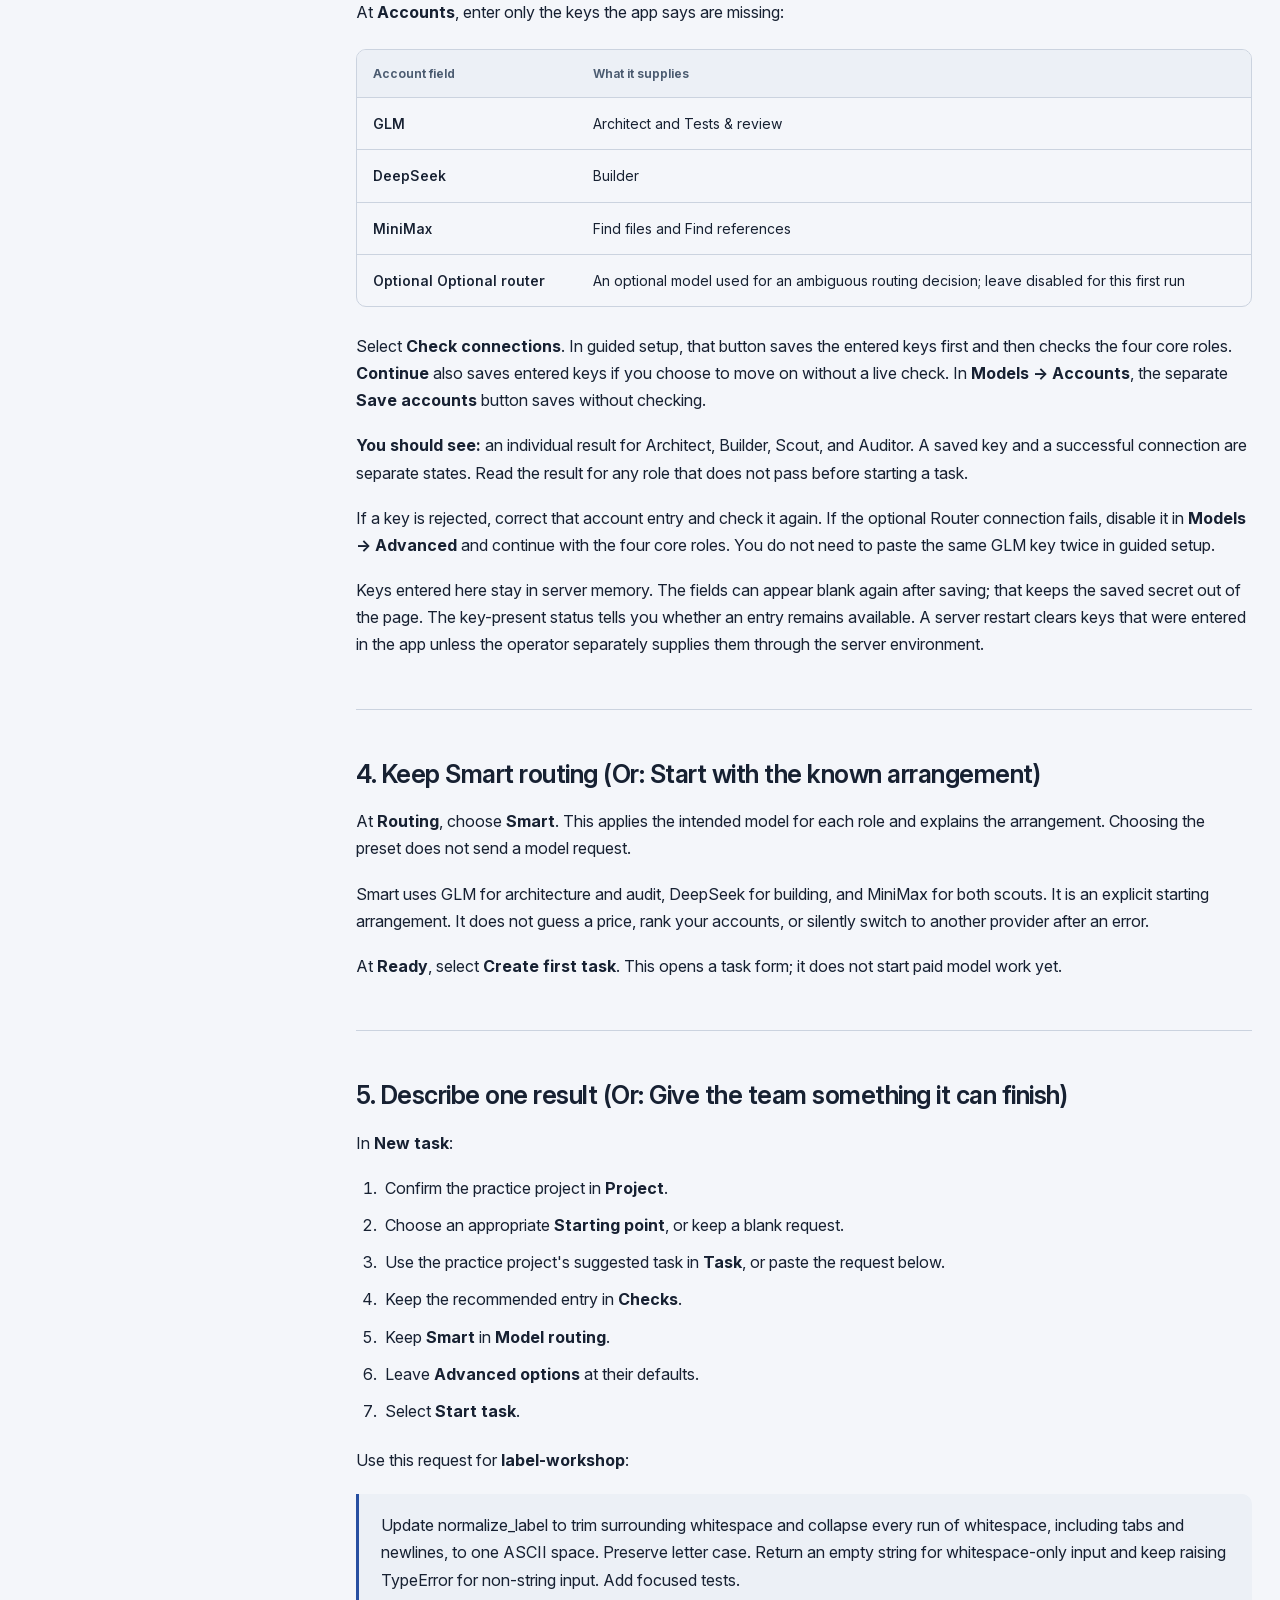
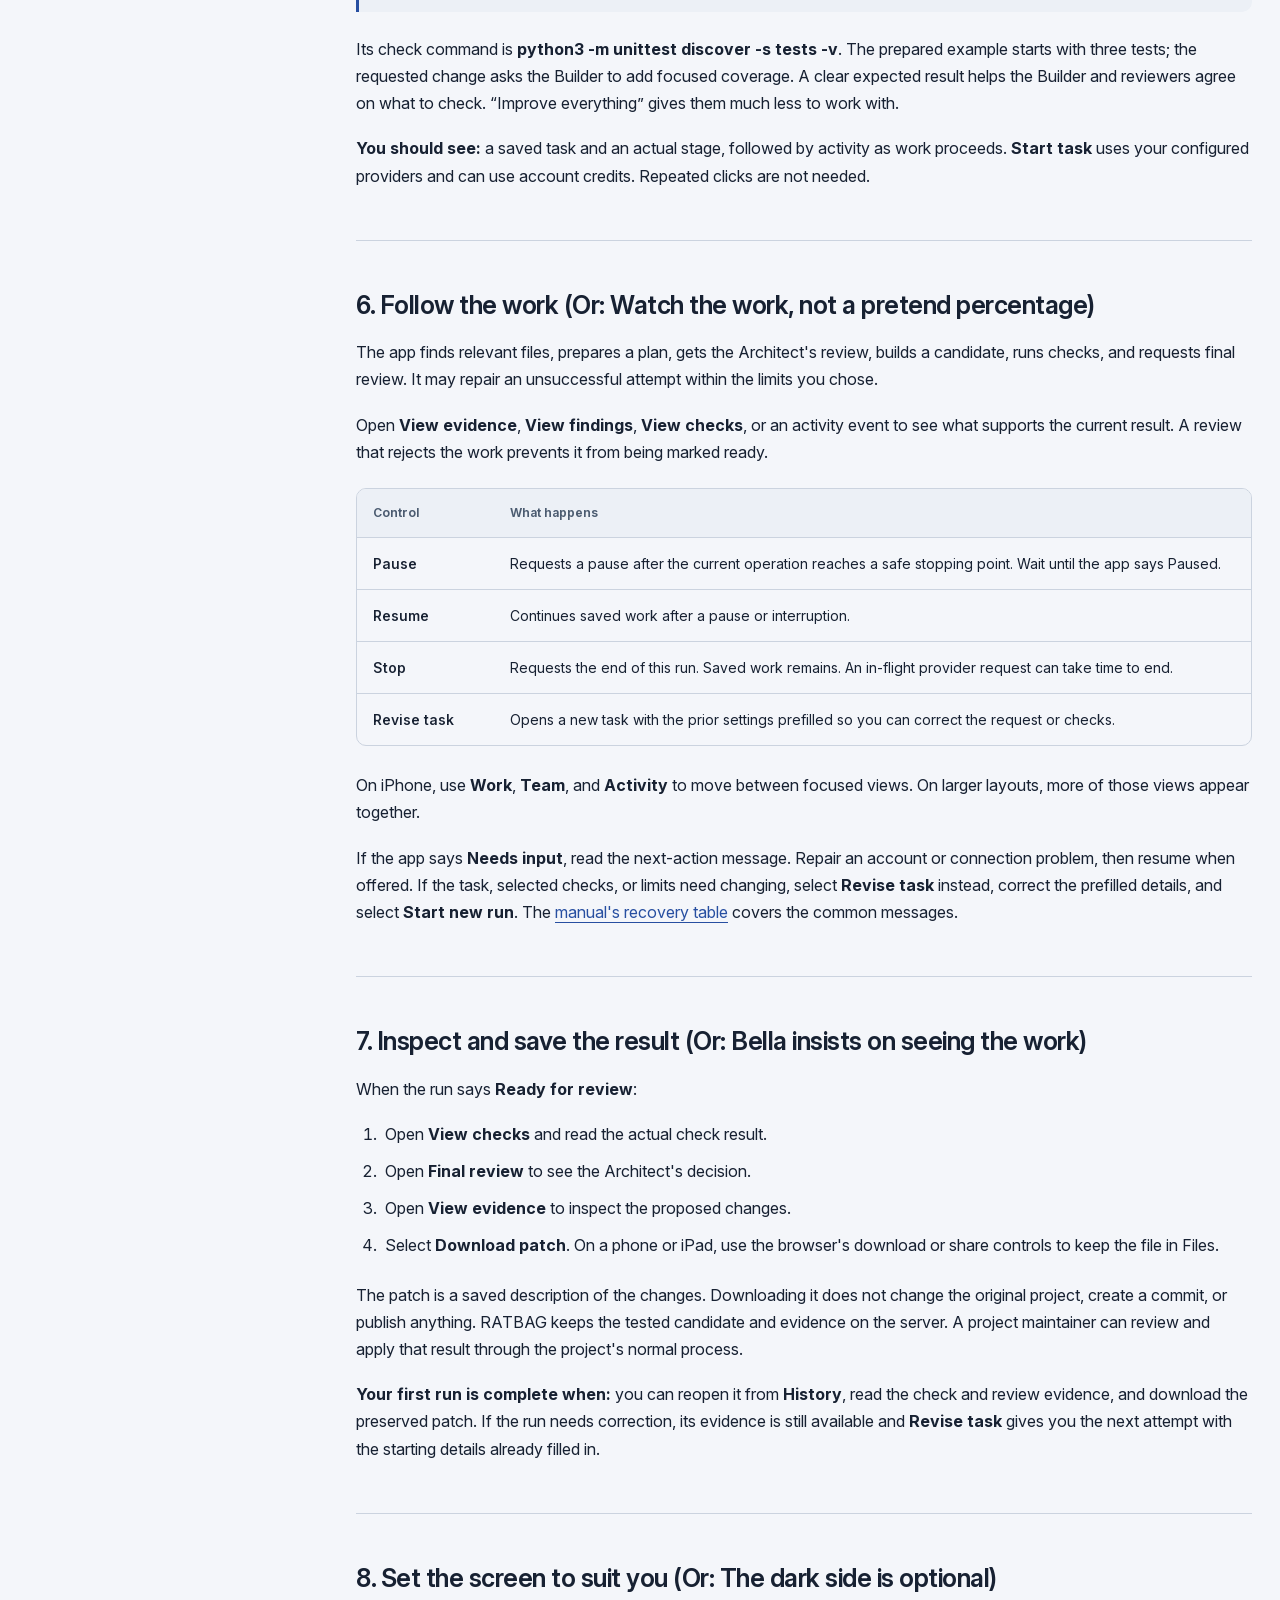
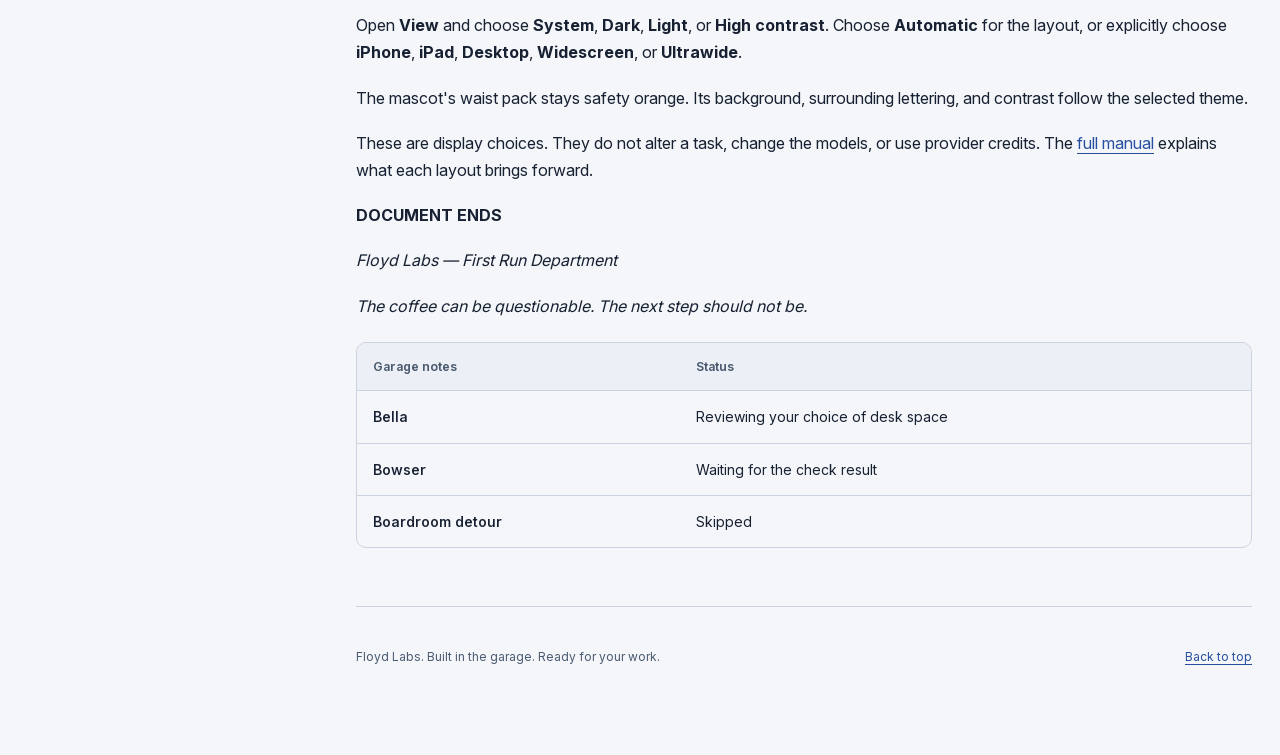
<file: web/help/quickstart.html>
<!doctype html>
<html lang="en">
<head>
<meta charset="utf-8">
<meta name="viewport" content="width=device-width, initial-scale=1, viewport-fit=cover">
<meta name="color-scheme" content="dark light">
<meta name="description" content="Or: Your first useful run, before the coffee goes cold.">
<title>RATBAG QuickStart · Floyd Labs</title>
  <link rel="icon" href="../favicon.ico" sizes="any">
  <link rel="icon" type="image/svg+xml" href="../favicon.svg">
  <link rel="icon" type="image/png" sizes="32x32" href="../favicon-32x32.png">
  <link rel="icon" type="image/png" sizes="16x16" href="../favicon-16x16.png">
  <link rel="apple-touch-icon" sizes="180x180" href="../apple-touch-icon.png">
  <link rel="manifest" href="../manifest.webmanifest">
  <meta name="apple-mobile-web-app-capable" content="yes">
  <meta name="mobile-web-app-capable" content="yes">
  <meta name="apple-mobile-web-app-title" content="Ratbag">
<style>
@font-face{font-family:Inter;src:url('../assets/InterVariable.woff2') format('woff2');font-weight:100 900;font-style:normal;font-display:swap}
:root{color-scheme:light dark;--bg:#101318;--surface:#171c24;--raised:#1d2430;--text:#f4f6fa;--muted:#aeb8c7;--line:#343f50;--accent:#9db8ff;--accent-soft:#233756;--shadow:0 12px 36px #0002}
@media(prefers-color-scheme:light){:root:not([data-theme=dark]):not([data-theme=contrast]){color-scheme:light;--bg:#f4f6fa;--surface:#fff;--raised:#ecf0f6;--text:#172132;--muted:#4b5b70;--line:#cbd3df;--accent:#274fa1;--accent-soft:#e2ebff;--shadow:0 12px 36px #24365309}}
:root[data-theme=light]{color-scheme:light;--bg:#f4f6fa;--surface:#fff;--raised:#ecf0f6;--text:#172132;--muted:#4b5b70;--line:#cbd3df;--accent:#274fa1;--accent-soft:#e2ebff;--shadow:0 12px 36px #24365309}
:root[data-theme=dark]{color-scheme:dark}
:root[data-theme=contrast]{color-scheme:dark;--bg:#000;--surface:#080808;--raised:#151515;--text:#fff;--muted:#e1e6ee;--line:#9eabbd;--accent:#b8d2ff;--accent-soft:#14253f;--shadow:none}
*{box-sizing:border-box}html{scroll-padding-top:110px}body{margin:0;background:var(--bg);color:var(--text);font-family:Inter,-apple-system,BlinkMacSystemFont,"Segoe UI",sans-serif;font-size:16px;line-height:1.7;-webkit-text-size-adjust:100%}a{color:var(--accent);text-underline-offset:.22em;text-decoration-thickness:1px}a:hover{text-decoration-thickness:2px}button,input,select{font:inherit}button,select{min-height:44px}button,a,select,input{touch-action:manipulation}button{cursor:pointer}button,select,input{color:var(--text);background:var(--surface);border:1px solid var(--line);border-radius:8px}button,select{padding:8px 12px}button:hover{background:var(--raised)}:focus-visible{outline:3px solid var(--accent);outline-offset:4px;border-radius:4px}a:focus-visible{outline-offset:5px}.skip{position:fixed;left:16px;top:8px;z-index:9;transform:translateY(-200%);padding:10px 16px;background:var(--surface);border:1px solid var(--accent);border-radius:8px}.skip:focus{transform:none}[hidden]{display:none!important}
.topbar{position:sticky;top:0;z-index:3;display:flex;align-items:center;gap:24px;min-height:80px;padding:16px max(24px,env(safe-area-inset-left));border-bottom:1px solid var(--line);background:var(--bg)}.brand{display:flex;align-items:center;gap:10px;color:var(--text);font-size:18px;font-weight:650;text-decoration:none;white-space:nowrap}.brand img{width:42px;height:42px;flex:none;object-fit:contain;padding:0;border:0;border-radius:0;background:transparent;box-shadow:none}.brand span span{font-weight:400;color:var(--muted)}.topbar nav{display:flex;gap:22px;flex:1}.topbar nav a{font-size:14px;text-decoration:none;min-height:44px;display:flex;align-items:center}.theme-control{display:flex;align-items:center;gap:8px;font-size:13px;color:var(--muted)}.theme-control select{font-size:14px;min-width:112px}.back-link{white-space:nowrap}.layout{display:grid;grid-template-columns:264px minmax(0,900px);gap:64px;max-width:1312px;margin:auto;padding:44px 28px 88px}.sidebar{position:sticky;top:116px;align-self:start;max-height:calc(100dvh - 140px);overflow:auto;padding:0 8px 12px 0}.eyebrow{font-size:11px;letter-spacing:.13em;text-transform:uppercase;font-weight:650;color:var(--muted);margin:0 0 10px}.sidebar label{display:block;font-size:13px;font-weight:600;margin:0 0 8px}.search-row{position:relative}input[type=search]{width:100%;padding:10px 12px;min-height:46px;font-size:16px}#clear-search{margin-top:8px;width:100%;font-size:13px}.search-result{font-size:12px;color:var(--muted);min-height:22px;margin:8px 0 20px}.toc{display:flex;flex-direction:column;gap:2px;margin-bottom:24px}.toc a{display:block;border-radius:7px;padding:8px 10px;font-size:13px;color:var(--muted);line-height:1.5;text-decoration:none;min-height:40px}.toc a:hover,.toc a[aria-current=true]{background:var(--raised);color:var(--text)}.side-actions{border-top:1px solid var(--line);padding-top:20px;display:grid;gap:10px}.side-actions a{font-size:13px;display:block;padding:7px 10px;min-height:38px}.side-actions button{font-size:13px;text-align:left}.content{min-width:0}.hero{padding-bottom:34px;border-bottom:1px solid var(--line);margin-bottom:26px}.hero h1{font-size:clamp(30px,3vw,42px);line-height:1.13;letter-spacing:-.035em;margin:6px 0 18px;font-weight:650}.subtitle{font-size:18px;line-height:1.55;margin:0;color:var(--muted);max-width:660px}.doc-meta{margin-top:24px;font-size:12px;color:var(--muted)}.doc-meta summary{cursor:pointer;display:list-item;min-height:32px;padding:4px 0}.doc-meta p{margin:9px 0}.section{padding:12px 0 32px;border-bottom:1px solid var(--line);margin-bottom:18px;scroll-margin-top:112px;overflow-wrap:anywhere}.section:last-child{border-bottom:0}.section h2{font-size:25px;line-height:1.3;letter-spacing:-.02em;margin:18px 0 18px;font-weight:620}.section h3{font-size:18px;line-height:1.45;margin:28px 0 12px;font-weight:620}.section p{margin:0 0 18px}.section ol,.section ul{padding-left:25px;margin:0 0 22px}.section li{padding-left:4px;margin:0 0 10px}.section code{font-family:ui-monospace,SFMono-Regular,Consolas,monospace;font-size:.88em;border:1px solid var(--line);border-radius:5px;background:var(--raised);padding:1px 5px;overflow-wrap:anywhere}.section pre{padding:18px 20px;margin:20px 0 24px;border:1px solid var(--line);border-radius:10px;background:var(--raised);white-space:pre-wrap;overflow-wrap:anywhere;line-height:1.65}.section pre code{padding:0;border:0;font-size:13px;white-space:pre-wrap}.section blockquote{margin:20px 0 24px;padding:18px 22px;background:var(--raised);border-left:3px solid var(--accent);border-radius:0 10px 10px 0}.section blockquote p:last-child{margin:0}.table-scroll{overflow-x:auto;margin:22px 0 26px;border:1px solid var(--line);border-radius:10px;scrollbar-color:var(--line) var(--surface)}table{width:100%;border-collapse:collapse;font-size:14px;line-height:1.65}th{background:var(--raised);font-size:12px;font-weight:650;text-align:left;color:var(--muted)}td,th{padding:14px 16px;vertical-align:top;min-width:135px;border-bottom:1px solid var(--line)}td:first-child{font-weight:560}tr:last-child td{border-bottom:0}td code{font-size:12px}hr{border:0;border-top:1px solid var(--line);margin:30px 0}.doc-footer{margin-top:40px;color:var(--muted);font-size:12px;display:flex;justify-content:space-between;gap:20px}.home-grid{display:grid;grid-template-columns:1fr 1fr;gap:18px;margin:26px 0}.guide-card{display:flex;flex-direction:column;align-items:start;padding:26px;border:1px solid var(--line);border-radius:12px;background:var(--surface);box-shadow:var(--shadow);text-decoration:none;color:var(--text);min-height:180px;transition:border-color 160ms,transform 160ms}.guide-card:hover{border-color:var(--accent);transform:translateY(-2px)}.guide-card strong{font-size:20px;margin:0 0 10px}.guide-card p{font-size:14px;color:var(--muted);margin:0 0 18px}.guide-card .read{font-size:13px;color:var(--accent);margin-top:auto}.callout{padding:22px 24px;border:1px solid var(--line);border-radius:12px;background:var(--surface);margin:22px 0}.callout p:last-child{margin:0}.cta{display:inline-flex;align-items:center;justify-content:center;gap:9px;min-height:46px;padding:9px 16px;border:1px solid var(--accent);border-radius:8px;background:var(--accent-soft);font-size:14px;font-weight:600;text-decoration:none;color:var(--text)}.no-results{padding:24px;border:1px solid var(--line);border-radius:10px;background:var(--surface)}.no-results p{color:var(--muted);margin:4px 0 0}
@media(min-width:1800px){.layout{grid-template-columns:290px minmax(0,950px);max-width:1450px;gap:100px}.topbar{padding-left:max(32px,calc((100vw - 1394px)/2));padding-right:max(32px,calc((100vw - 1394px)/2))}}
@media(max-width:1000px){.layout{grid-template-columns:210px minmax(0,1fr);gap:32px;padding:32px 24px}.topbar{gap:16px}.topbar nav{gap:16px}.topbar nav .optional-nav{display:none}.section h2{font-size:23px}.sidebar{top:110px}.home-grid{grid-template-columns:1fr}}
@media(max-width:720px){.topbar{min-height:72px;padding:12px max(16px,env(safe-area-inset-left));gap:12px;flex-wrap:wrap}.brand{font-size:17px;flex:1}.topbar nav{order:3;flex-basis:100%;gap:22px;overflow:auto}.topbar nav a{font-size:13px;min-height:32px}.theme-control>span{position:absolute;width:1px;height:1px;clip-path:inset(50%);overflow:hidden}.theme-control select{font-size:13px;min-width:112px;min-height:42px}.layout{display:block;padding:26px max(18px,env(safe-area-inset-left)) 56px}.sidebar{position:relative;top:auto;max-height:none;padding:0;margin-bottom:30px}.toc{display:grid;grid-template-columns:1fr 1fr;gap:3px;max-height:210px;overflow:auto;padding-bottom:8px}.toc a{font-size:12px;border:1px solid var(--line);min-height:44px}.side-actions{display:flex;flex-wrap:wrap;align-items:center;gap:10px;padding-top:14px}.side-actions a,.side-actions button{font-size:12px;min-height:42px}.search-result{margin:8px 0 12px}.hero{padding-bottom:24px}.hero h1{font-size:31px}.subtitle{font-size:17px}.section{scroll-margin-top:142px;padding-bottom:24px}.section h2{font-size:23px}.section p,.section li{font-size:16px}.section blockquote{padding:16px}.table-scroll{margin:18px 0 22px}table{font-size:13px}td,th{padding:12px;min-width:128px}.doc-footer{display:block}.home-grid{grid-template-columns:1fr}.guide-card{min-height:0;padding:22px}.guide-card .read{margin-top:0}}
@media(prefers-reduced-motion:reduce){*,*::before,*::after{scroll-behavior:auto!important;transition:none!important}}
@media print{:root{--bg:#fff;--surface:#fff;--raised:#f1f2f4;--text:#000;--muted:#333;--line:#aaa;--accent:#123d81;--shadow:none}.topbar,.sidebar,.skip,.theme-control,.doc-meta,.doc-footer,.no-results{display:none!important}.layout{display:block;max-width:none;padding:0}.hero h1{font-size:26pt}.subtitle{font-size:12pt}.hero{margin-bottom:18pt}.section{display:block!important;border:0;break-inside:auto;margin:0;padding:0 0 12pt}.section h2{font-size:17pt;break-after:avoid}.section h3{break-after:avoid}.section p,.section li,table{font-size:10pt}.table-scroll{overflow:visible;border-radius:0}tr{break-inside:avoid}a{color:#000;text-decoration:underline}pre,blockquote{break-inside:avoid}.home-grid{display:block}.guide-card{break-inside:avoid;margin-bottom:12pt}}

.screen-capture{margin:16px 0 28px}.screen-capture img{display:block;max-width:100%;height:auto;border:1px solid var(--line);border-radius:9px}
</style>
<script src="help.js" defer></script>
</head>
<body>
<a class="skip" href="#guide-content">Skip to guide</a>
<header class="topbar"><a class="brand" href="index.html" aria-label="RATBAG help home"><img src="../assets/ratbag-mascot.png" alt="" width="42" height="42" decoding="async"><span>RATBAG <span>Guides</span></span></a><nav aria-label="Help pages"><a href="index.html">Help home</a><a href="quickstart.html" aria-current="page">QuickStart</a><a href="manual.html">User manual</a><a href="features.html" class="optional-nav">Find a feature</a></nav><label class="theme-control"><span>Theme</span><select id="help-theme"><option value="system">System</option><option value="dark">Dark</option><option value="light">Light</option><option value="contrast">High contrast</option></select></label></header>
<div class="layout"><aside class="sidebar" aria-label="Guide contents"><div id="search-controls" hidden><label for="help-search">Find a topic in this guide</label><div class="search-row"><input id="help-search" type="search" placeholder="Try pause, keys, or project" autocomplete="off" aria-controls="guide-content"></div><button id="clear-search" type="button" hidden>Clear search</button><p class="search-result" id="search-result" aria-live="polite"></p></div><p class="eyebrow">On this page</p><nav class="toc" aria-label="Sections"><a href="#introduction" data-section-link="introduction">Before you begin</a>
<a href="#1-open-the-workbench-or-start-here" data-section-link="1-open-the-workbench-or-start-here">1. Open the workbench</a>
<a href="#2-choose-a-practice-project-or-learn-on-something-disposable-in-spirit-retained-in-fact" data-section-link="2-choose-a-practice-project-or-learn-on-something-disposable-in-spirit-retained-in-fact">2. Choose a practice project</a>
<a href="#3-connect-the-accounts-or-your-keys-your-crew" data-section-link="3-connect-the-accounts-or-your-keys-your-crew">3. Connect the accounts</a>
<a href="#4-keep-smart-routing-or-start-with-the-known-arrangement" data-section-link="4-keep-smart-routing-or-start-with-the-known-arrangement">4. Keep Smart routing</a>
<a href="#5-describe-one-result-or-give-the-team-something-it-can-finish" data-section-link="5-describe-one-result-or-give-the-team-something-it-can-finish">5. Describe one result</a>
<a href="#6-follow-the-work-or-watch-the-work-not-a-pretend-percentage" data-section-link="6-follow-the-work-or-watch-the-work-not-a-pretend-percentage">6. Follow the work</a>
<a href="#7-inspect-and-save-the-result-or-bella-insists-on-seeing-the-work" data-section-link="7-inspect-and-save-the-result-or-bella-insists-on-seeing-the-work">7. Inspect and save the result</a>
<a href="#8-set-the-screen-to-suit-you-or-the-dark-side-is-optional" data-section-link="8-set-the-screen-to-suit-you-or-the-dark-side-is-optional">8. Set the screen to suit you</a></nav><div class="side-actions"><a class="back-link" href="../">Back to RATBAG</a><a href="../#setup">Run guided setup</a><a href="../../README.md#install">Installation guide</a><button id="print-guide" type="button" hidden>Print or save as PDF</button></div></aside><main class="content" id="guide-content" tabindex="-1"><div class="hero"><p class="eyebrow">Floyd Labs / Owner guides</p><h1>RATBAG QuickStart</h1><p class="subtitle">Or: Your first useful run, before the coffee goes cold.</p><details class="doc-meta"><summary>About this guide</summary><p><strong>DOCUMENT CLASSIFICATION:</strong> First-run guide / No secret handshake<br><strong>DATE RECORDED:</strong> October 19, 2026<br><strong>LOCATION:</strong> Floyd Labs, at the useful end of the workbench<br><strong>BEVERAGE:</strong> Coffee that tastes like motor oil. Bring your own if you prefer.<br><strong>CURRENT STATE:</strong> One small task away from knowing the controls</p></details></div><div class="no-results" id="no-results" role="status" hidden><strong>No matching section.</strong><p>Try a shorter word, or clear the search to show the full guide.</p></div><section class="section" data-help-section id="introduction"><h2>Before you begin</h2><p>Your first run should teach you the whole loop: choose a project, describe a change, watch the checks, and download the result. The practice project is real code created for that purpose. It does not change your own project.</p>
<p>Have your GLM, DeepSeek, and MiniMax account keys ready if the server operator has not already supplied them. If those accounts already show keys, keep the saved setup. You do not need an optional Optional router key for this walkthrough.</p></section>
<section class="section" data-help-section id="1-open-the-workbench-or-start-here"><h2>1. Open the workbench (Or: Start here)</h2><p>After the operator completes the <a href="../../README.md#install">Installation</a>, open <a href="http://127.0.0.1:8765/">RATBAG on the server</a> from a device that can reach private network. If the app asks for a <strong>Server access</strong> key, enter the key for this RATBAG installation. This is different from your model account keys.</p>
<p>Select <strong>Help → Run guided setup</strong>. A new browser may offer the same walkthrough from the setup card. On the iPhone layout, <strong>More</strong> provides the application controls.</p>
<p><strong>You should see:</strong> the setup steps <strong>Welcome</strong>, <strong>Project</strong>, <strong>Accounts</strong>, <strong>Routing</strong>, and <strong>Ready</strong>. You can go back and correct a selection before creating a task.</p>
<p>If the address does not open, first check whether <a href="http://127.0.0.1/">the server itself</a> opens. The <a href="manual.html#connection-recovery">manual&#x27;s connection recovery section</a> gives the next action for each result.</p></section>
<section class="section" data-help-section id="2-choose-a-practice-project-or-learn-on-something-disposable-in-spirit-retained-in-fact"><h2>2. Choose a practice project (Or: Learn on something disposable in spirit, retained in fact)</h2><p>At <strong>Project</strong>, select <strong>Create practice project</strong>. Wait for <strong>label-workshop</strong> to appear, then select it. RATBAG creates a small working example on the server. This step does not call a model. If that practice project already exists, the button reopens it without overwriting its files.</p>
<p>For a real project instead, choose it from the <strong>Project</strong> menu. The menu lists projects already on the server. A folder on your iPhone or a link to GitHub is not the same thing as a server project. If your project is missing, use the manual&#x27;s <a href="manual.html#projects">project instructions</a>.</p>
<p><strong>You should see:</strong> the selected project and available checks. The practice project includes its own checks so you can learn the workflow without installing project dependencies.</p></section>
<section class="section" data-help-section id="3-connect-the-accounts-or-your-keys-your-crew"><h2>3. Connect the accounts (Or: Your keys, your crew)</h2><p>At <strong>Accounts</strong>, enter only the keys the app says are missing:</p>
<div class="table-scroll" tabindex="0" role="region" aria-label="Reference table"><table><thead><tr><th scope="col">Account field</th><th scope="col">What it supplies</th></tr></thead><tbody><tr><td>GLM</td><td>Architect and Tests &amp; review</td></tr><tr><td>DeepSeek</td><td>Builder</td></tr><tr><td>MiniMax</td><td>Find files and Find references</td></tr><tr><td>Optional Optional router</td><td>An optional model used for an ambiguous routing decision; leave disabled for this first run</td></tr></tbody></table></div>
<p>Select <strong>Check connections</strong>. In guided setup, that button saves the entered keys first and then checks the four core roles. <strong>Continue</strong> also saves entered keys if you choose to move on without a live check. In <strong>Models → Accounts</strong>, the separate <strong>Save accounts</strong> button saves without checking.</p>
<p><strong>You should see:</strong> an individual result for Architect, Builder, Scout, and Auditor. A saved key and a successful connection are separate states. Read the result for any role that does not pass before starting a task.</p>
<p>If a key is rejected, correct that account entry and check it again. If the optional Router connection fails, disable it in <strong>Models → Advanced</strong> and continue with the four core roles. You do not need to paste the same GLM key twice in guided setup.</p>
<p>Keys entered here stay in server memory. The fields can appear blank again after saving; that keeps the saved secret out of the page. The key-present status tells you whether an entry remains available. A server restart clears keys that were entered in the app unless the operator separately supplies them through the server environment.</p></section>
<section class="section" data-help-section id="4-keep-smart-routing-or-start-with-the-known-arrangement"><h2>4. Keep Smart routing (Or: Start with the known arrangement)</h2><p>At <strong>Routing</strong>, choose <strong>Smart</strong>. This applies the intended model for each role and explains the arrangement. Choosing the preset does not send a model request.</p>
<p>Smart uses GLM for architecture and audit, DeepSeek for building, and MiniMax for both scouts. It is an explicit starting arrangement. It does not guess a price, rank your accounts, or silently switch to another provider after an error.</p>
<p>At <strong>Ready</strong>, select <strong>Create first task</strong>. This opens a task form; it does not start paid model work yet.</p></section>
<section class="section" data-help-section id="5-describe-one-result-or-give-the-team-something-it-can-finish"><h2>5. Describe one result (Or: Give the team something it can finish)</h2><p>In <strong>New task</strong>:</p>
<ol><li>Confirm the practice project in <strong>Project</strong>.</li><li>Choose an appropriate <strong>Starting point</strong>, or keep a blank request.</li><li>Use the practice project&#x27;s suggested task in <strong>Task</strong>, or paste the request below.</li><li>Keep the recommended entry in <strong>Checks</strong>.</li><li>Keep <strong>Smart</strong> in <strong>Model routing</strong>.</li><li>Leave <strong>Advanced options</strong> at their defaults.</li><li>Select <strong>Start task</strong>.</li></ol>
<p>Use this request for <strong>label-workshop</strong>:</p>
<blockquote><p>Update normalize_label to trim surrounding whitespace and collapse every run of whitespace, including tabs and newlines, to one ASCII space. Preserve letter case. Return an empty string for whitespace-only input and keep raising TypeError for non-string input. Add focused tests.</p></blockquote>
<p>Its check command is <strong>python3 -m unittest discover -s tests -v</strong>. The prepared example starts with three tests; the requested change asks the Builder to add focused coverage. A clear expected result helps the Builder and reviewers agree on what to check. “Improve everything” gives them much less to work with.</p>
<p><strong>You should see:</strong> a saved task and an actual stage, followed by activity as work proceeds. <strong>Start task</strong> uses your configured providers and can use account credits. Repeated clicks are not needed.</p></section>
<section class="section" data-help-section id="6-follow-the-work-or-watch-the-work-not-a-pretend-percentage"><h2>6. Follow the work (Or: Watch the work, not a pretend percentage)</h2><p>The app finds relevant files, prepares a plan, gets the Architect&#x27;s review, builds a candidate, runs checks, and requests final review. It may repair an unsuccessful attempt within the limits you chose.</p>
<p>Open <strong>View evidence</strong>, <strong>View findings</strong>, <strong>View checks</strong>, or an activity event to see what supports the current result. A review that rejects the work prevents it from being marked ready.</p>
<div class="table-scroll" tabindex="0" role="region" aria-label="Reference table"><table><thead><tr><th scope="col">Control</th><th scope="col">What happens</th></tr></thead><tbody><tr><td>Pause</td><td>Requests a pause after the current operation reaches a safe stopping point. Wait until the app says Paused.</td></tr><tr><td>Resume</td><td>Continues saved work after a pause or interruption.</td></tr><tr><td>Stop</td><td>Requests the end of this run. Saved work remains. An in-flight provider request can take time to end.</td></tr><tr><td>Revise task</td><td>Opens a new task with the prior settings prefilled so you can correct the request or checks.</td></tr></tbody></table></div>
<p>On iPhone, use <strong>Work</strong>, <strong>Team</strong>, and <strong>Activity</strong> to move between focused views. On larger layouts, more of those views appear together.</p>
<p>If the app says <strong>Needs input</strong>, read the next-action message. Repair an account or connection problem, then resume when offered. If the task, selected checks, or limits need changing, select <strong>Revise task</strong> instead, correct the prefilled details, and select <strong>Start new run</strong>. The <a href="manual.html#recovery">manual&#x27;s recovery table</a> covers the common messages.</p></section>
<section class="section" data-help-section id="7-inspect-and-save-the-result-or-bella-insists-on-seeing-the-work"><h2>7. Inspect and save the result (Or: Bella insists on seeing the work)</h2><p>When the run says <strong>Ready for review</strong>:</p>
<ol><li>Open <strong>View checks</strong> and read the actual check result.</li><li>Open <strong>Final review</strong> to see the Architect&#x27;s decision.</li><li>Open <strong>View evidence</strong> to inspect the proposed changes.</li><li>Select <strong>Download patch</strong>. On a phone or iPad, use the browser&#x27;s download or share controls to keep the file in Files.</li></ol>
<p>The patch is a saved description of the changes. Downloading it does not change the original project, create a commit, or publish anything. RATBAG keeps the tested candidate and evidence on the server. A project maintainer can review and apply that result through the project&#x27;s normal process.</p>
<p><strong>Your first run is complete when:</strong> you can reopen it from <strong>History</strong>, read the check and review evidence, and download the preserved patch. If the run needs correction, its evidence is still available and <strong>Revise task</strong> gives you the next attempt with the starting details already filled in.</p></section>
<section class="section" data-help-section id="8-set-the-screen-to-suit-you-or-the-dark-side-is-optional"><h2>8. Set the screen to suit you (Or: The dark side is optional)</h2><p>Open <strong>View</strong> and choose <strong>System</strong>, <strong>Dark</strong>, <strong>Light</strong>, or <strong>High contrast</strong>. Choose <strong>Automatic</strong> for the layout, or explicitly choose <strong>iPhone</strong>, <strong>iPad</strong>, <strong>Desktop</strong>, <strong>Widescreen</strong>, or <strong>Ultrawide</strong>.</p>
<p>The mascot&#x27;s waist pack stays safety orange. Its background, surrounding lettering, and contrast follow the selected theme.</p>
<p>These are display choices. They do not alter a task, change the models, or use provider credits. The <a href="manual.html#appearance">full manual</a> explains what each layout brings forward.</p>
<p><strong>DOCUMENT ENDS</strong></p>
<p><em>Floyd Labs — First Run Department</em></p>
<p><em>The coffee can be questionable. The next step should not be.</em></p>
<div class="table-scroll" tabindex="0" role="region" aria-label="Reference table"><table><thead><tr><th scope="col">Garage notes</th><th scope="col">Status</th></tr></thead><tbody><tr><td>Bella</td><td>Reviewing your choice of desk space</td></tr><tr><td>Bowser</td><td>Waiting for the check result</td></tr><tr><td>Boardroom detour</td><td>Skipped</td></tr></tbody></table></div></section><footer class="doc-footer"><span>Floyd Labs. Built in the garage. Ready for your work.</span><a href="#guide-content">Back to top</a></footer></main></div>
</body>
</html>
</file>
